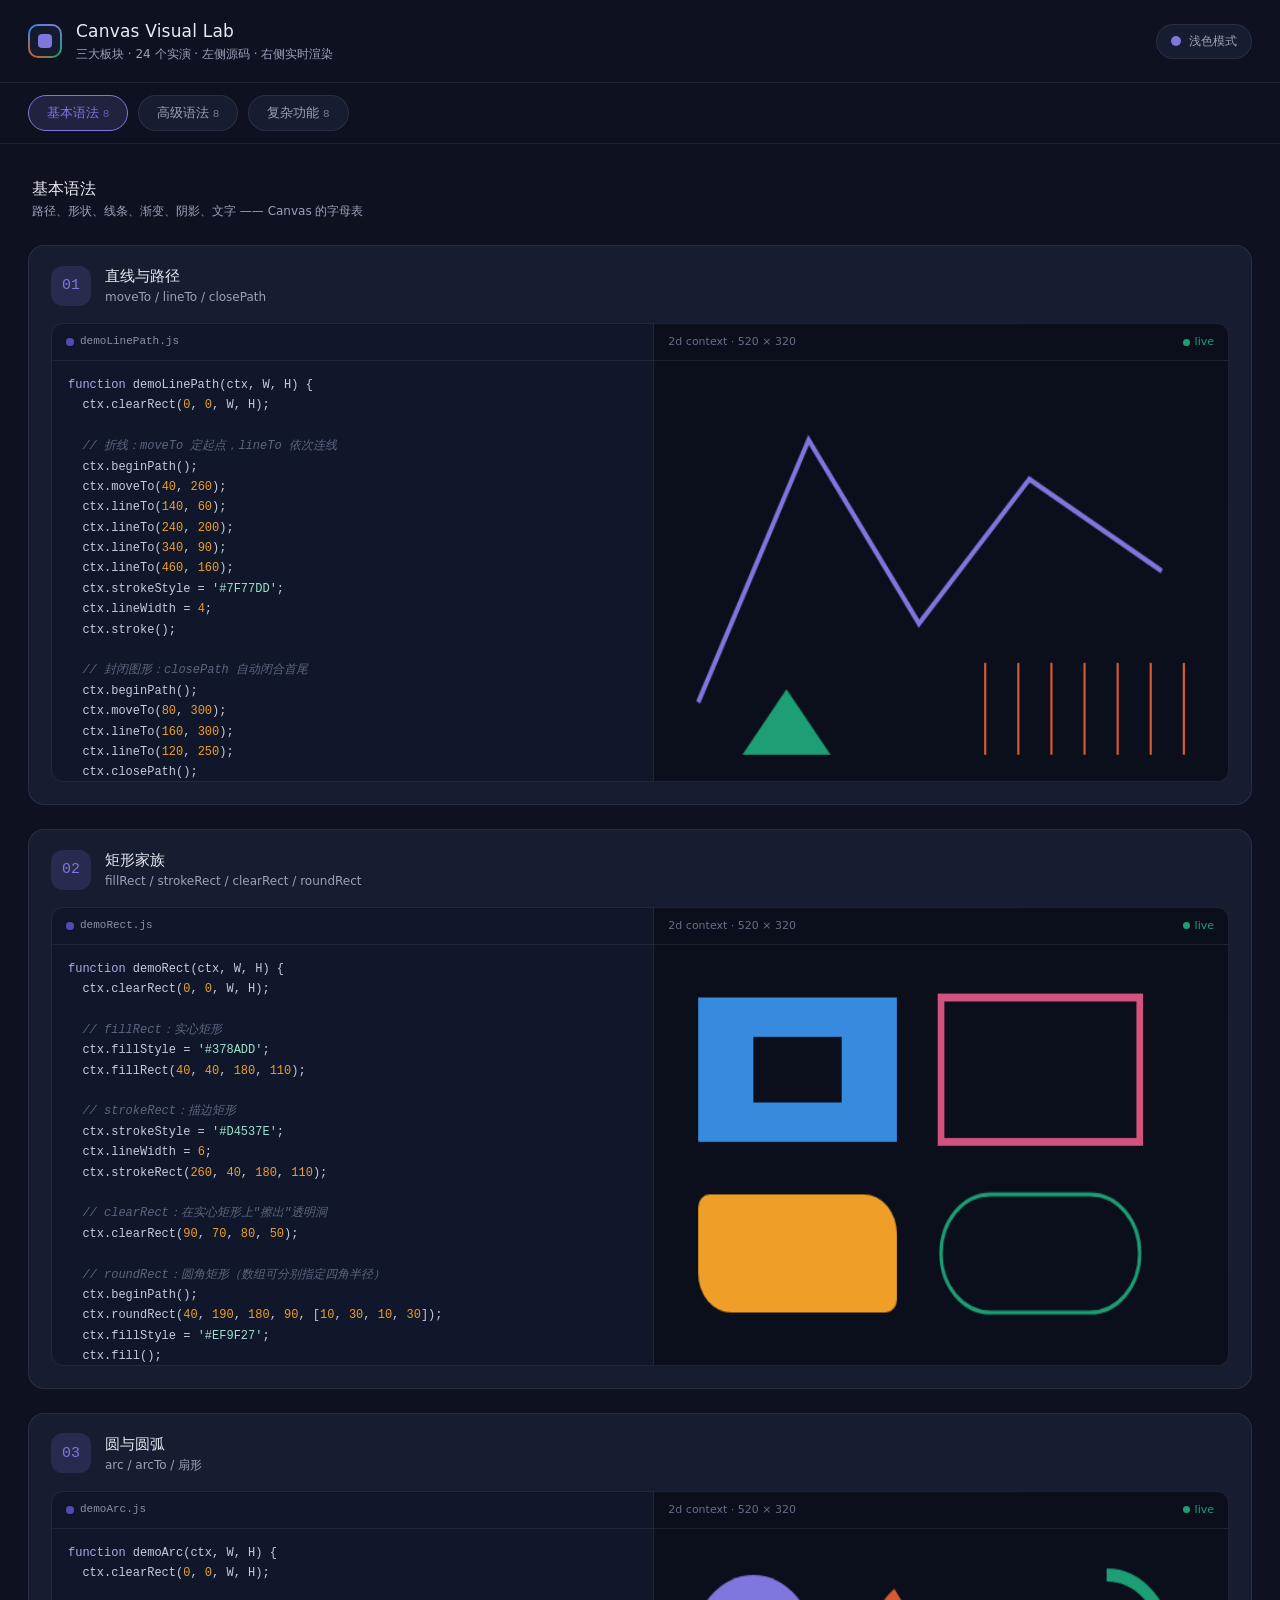
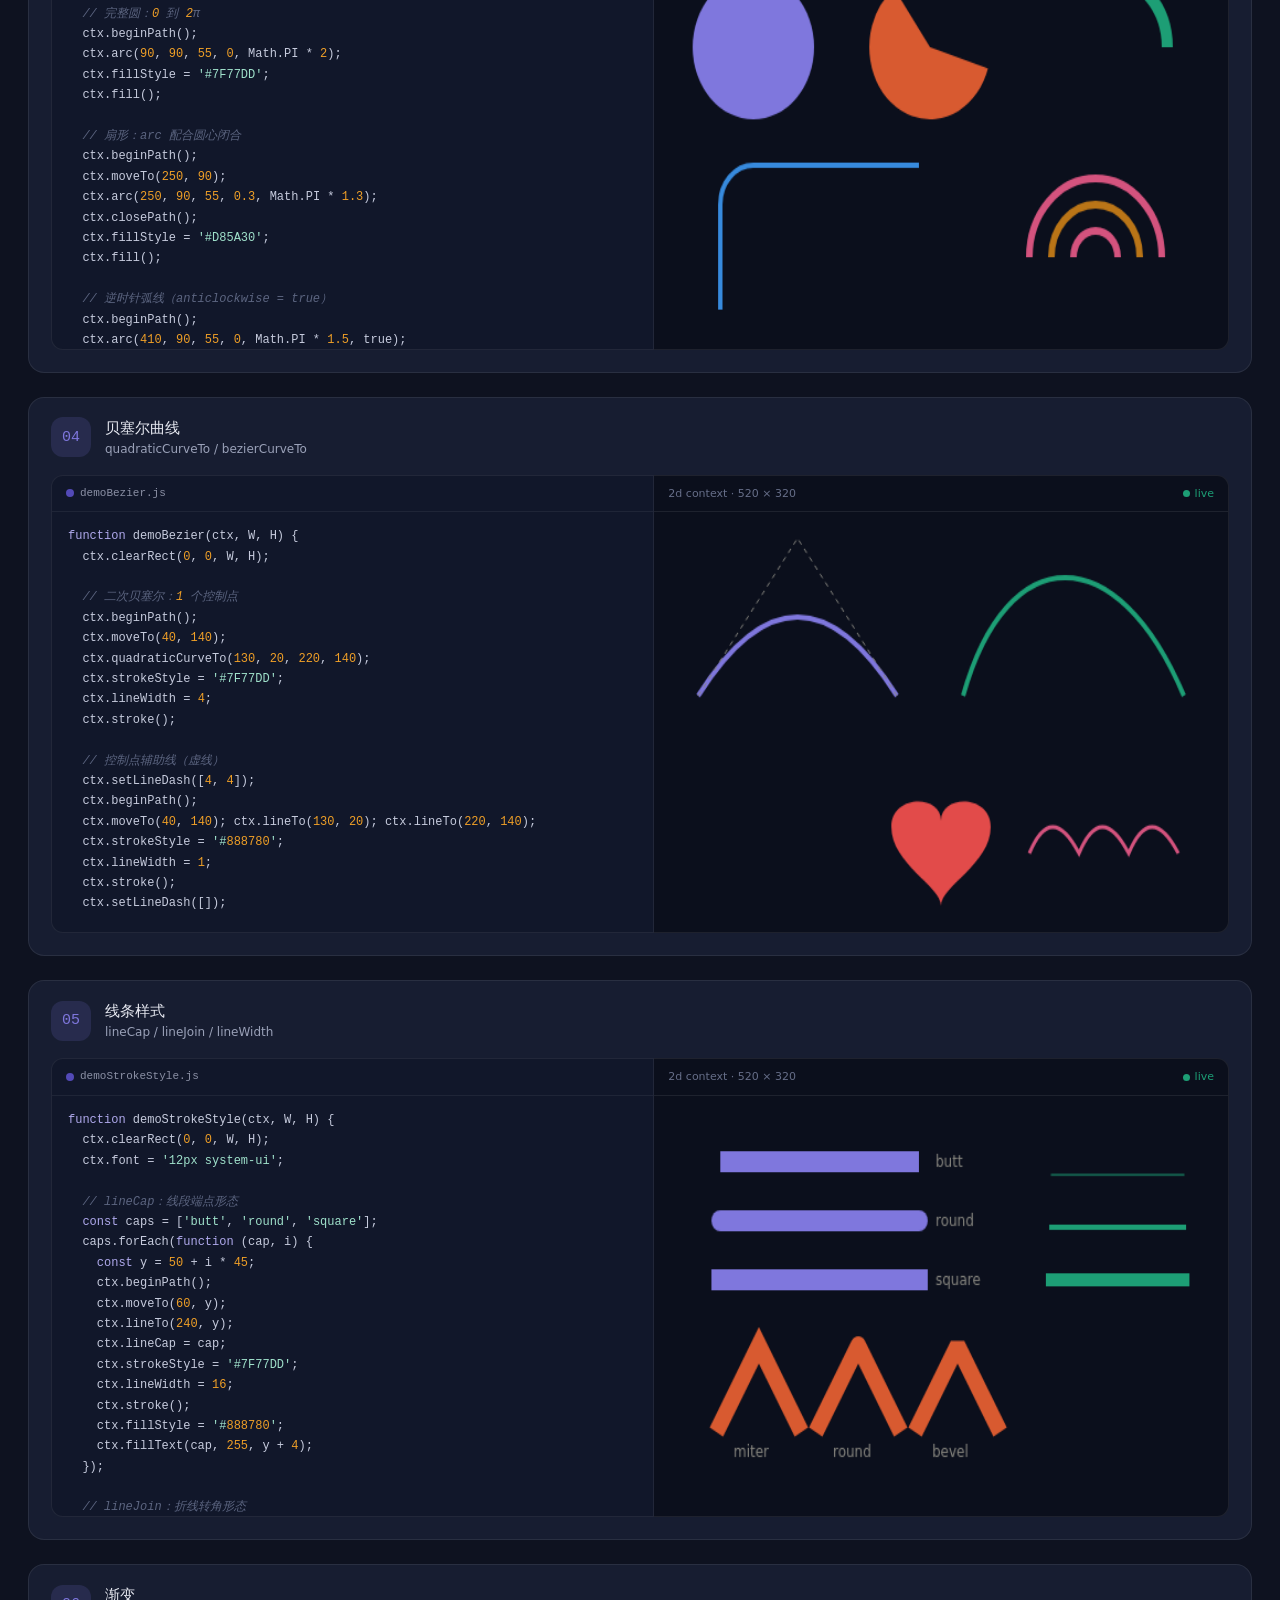
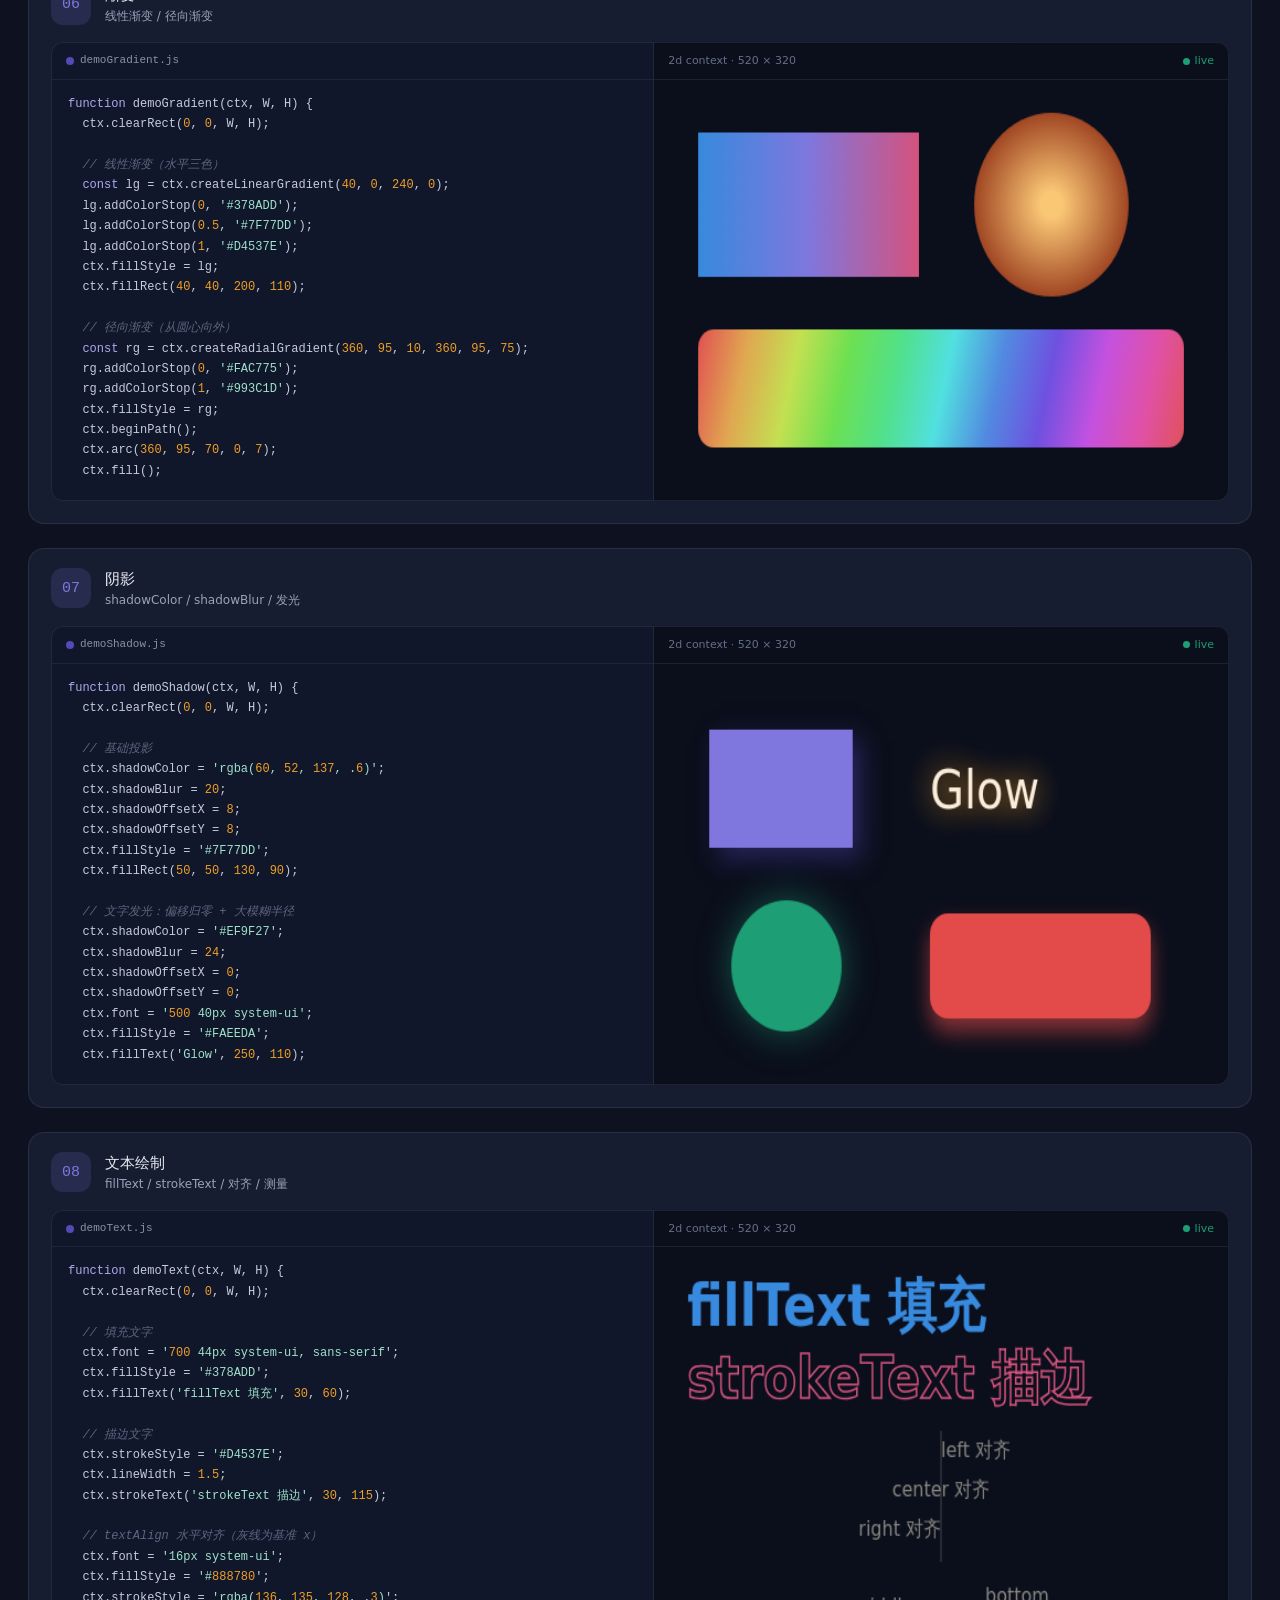
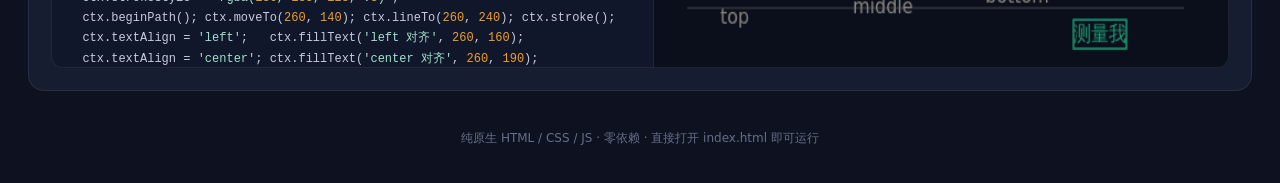
<file: canvas-visual-lab/index.html>
<!DOCTYPE html>
<html lang="zh-CN" data-theme="dark" data-page-node-id="iaQsnn7vbMUqL37XmeE9HY">
<head data-page-node-id="j5rGr2l3O0WllDvIj0b1xD">
<meta charset="UTF-8" data-page-node-id="y9Z5Pirb1MINqXpSmycxOS">
<meta name="viewport" content="width=device-width, initial-scale=1.0" data-page-node-id="xeth7UhqyUnMxg333nmnH6">
<title>Canvas Visual Lab · 三大板块实演</title>
<link rel="stylesheet" href="css/style.css" data-page-node-id="CS9Sk05NXsxcni5UPMZsF2">
</head>
<body data-page-node-id="iWuvSByq1cPOQEwoXRrIKF">

<header class="topbar" data-page-node-id="NxShkNDlwSr6OdZZ3Qqh9L">
  <div class="topbar-inner" data-page-node-id="aZtEzHWhkC9KaZczmCNXbf">
    <div class="brand" data-page-node-id="8mY5ixcYQtqwYH5COd965y">
      <span class="brand-mark" data-page-node-id="Fd5YVaCgRpovXS23YD9RBL"></span>
      <div data-page-node-id="1QZShKUwyXAbwGts8Ik7GD">
        <h1 data-page-node-id="XBKwtSyvyCltJTJyEkHwHw">Canvas Visual Lab</h1>
        <p data-page-node-id="YobB2OF3I1oJPsdvXS0iUw">三大板块 · 24 个实演 · 左侧源码 · 右侧实时渲染</p>
      </div>
    </div>
    <button id="themeToggle" class="theme-btn" type="button" aria-label="切换深浅色主题" data-page-node-id="v1K0o5nGAqWyygde94VXly">
      <span class="theme-dot" data-page-node-id="q0czeDHxmiFVkQmMWj6if1"></span><span id="themeLabel" data-page-node-id="kL94rojpFAvWwwqAZNyXZy">浅色模式</span>
    </button>
  </div>
</header>

<nav class="tabs-bar" data-page-node-id="iMwDxE26iN6vWSasyrwaD7">
  <div id="sectionTabs" class="tabs-inner" data-page-node-id="PytnvuME1OdS93pmwFhey6"></div>
</nav>

<main id="lab" class="lab" data-page-node-id="2czYVzzqatNCAeZQBBPVQp"></main>

<footer class="foot" data-page-node-id="YwCYQ4W2eRI9OMpadqcfPh">
  <p data-page-node-id="adq3BW96rE4OKzecExgPUi">纯原生 HTML / CSS / JS · 零依赖 · 直接打开 index.html 即可运行</p>
</footer>

<script src="js/demos.js"></script>
<script src="js/main.js"></script>
</body>
</html>
</file>
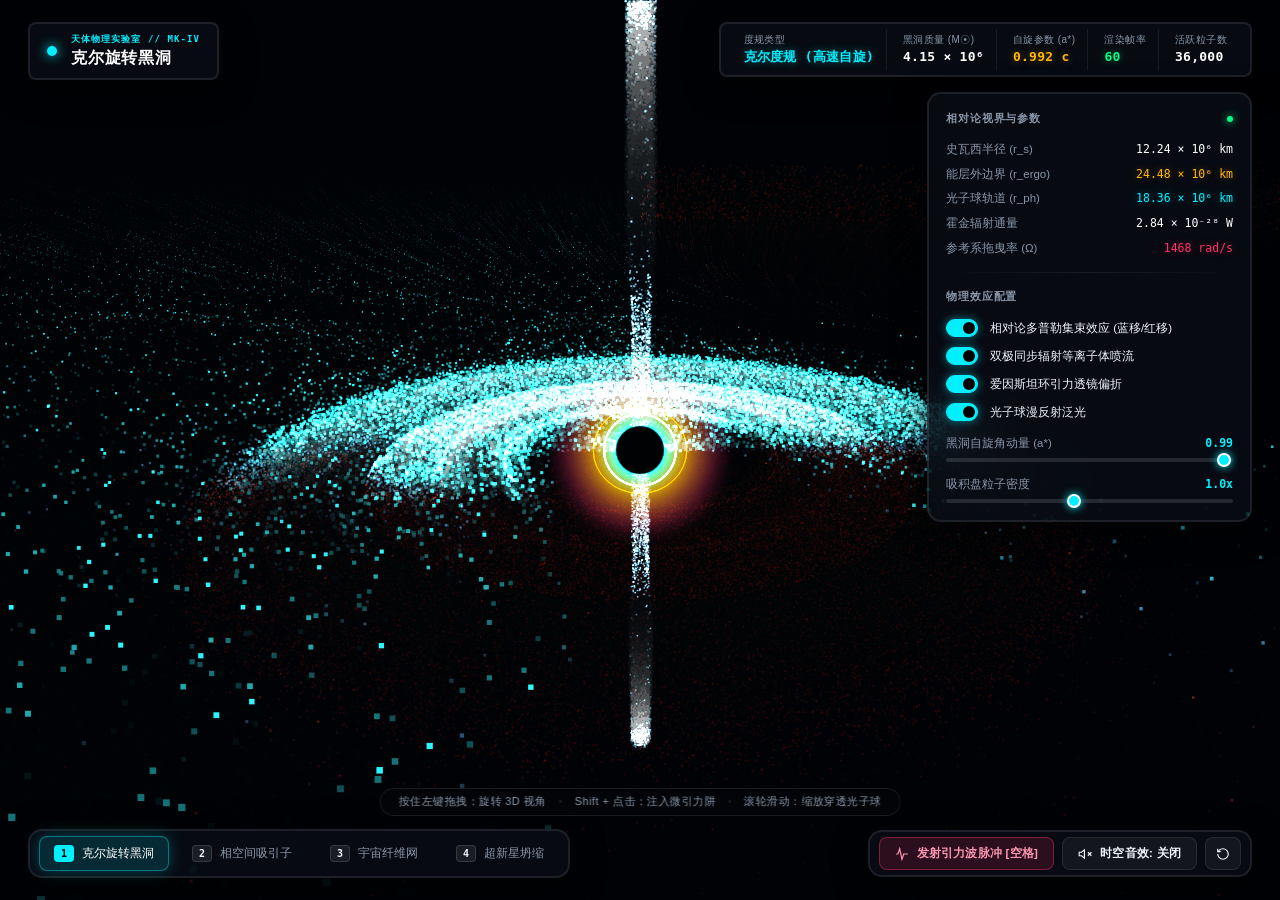
<file: cosmic-singularity/index.html>
<!DOCTYPE html>
<html lang="zh-CN">
<head>
  <meta charset="UTF-8" />
  <meta name="viewport" content="width=device-width, initial-scale=1.0, maximum-scale=1.0, user-scalable=no" />
  <title>克尔黑洞 // 广义相对论引力奇点实验室</title>
  <link rel="stylesheet" href="style.css" />
</head>
<body>
  <!-- 画布容器 -->
  <div id="canvas-container">
    <canvas id="sim-canvas"></canvas>
  </div>

  <!-- 科幻 HUD 界面层 -->
  <div class="hud-layer">
    <!-- 顶部状态栏与度规遥测 -->
    <header class="hud-header">
      <div class="hud-brand">
        <div class="pulse-indicator"></div>
        <div class="brand-text">
          <span class="mono-badge">天体物理实验室 // MK-IV</span>
          <h1>克尔旋转黑洞</h1>
        </div>
      </div>

      <div class="telemetry-deck">
        <div class="telemetry-cell">
          <span class="label">度规类型</span>
          <span class="val accent-cyan" id="metric-readout">克尔度规 (高速自旋)</span>
        </div>
        <div class="telemetry-cell">
          <span class="label">黑洞质量 (M☉)</span>
          <span class="val" id="mass-readout">4.15 × 10⁶</span>
        </div>
        <div class="telemetry-cell">
          <span class="label">自旋参数 (a*)</span>
          <span class="val accent-amber" id="spin-readout">0.992 c</span>
        </div>
        <div class="telemetry-cell">
          <span class="label">渲染帧率</span>
          <span class="val accent-green" id="fps-readout">60</span>
        </div>
        <div class="telemetry-cell">
          <span class="label">活跃粒子数</span>
          <span class="val" id="particle-count">36,000</span>
        </div>
      </div>
    </header>

    <!-- 侧边天体物理参数监控面板 -->
    <aside class="hud-sidebar">
      <div class="glass-panel">
        <div class="panel-header">
          <span class="panel-title">相对论视界与参数</span>
          <span class="status-dot"></span>
        </div>
        <div class="inspector-group">
          <div class="metric-row">
            <span class="m-name">史瓦西半径 (r_s)</span>
            <span class="m-val" id="rs-val">12.24 × 10⁶ km</span>
          </div>
          <div class="metric-row">
            <span class="m-name">能层外边界 (r_ergo)</span>
            <span class="m-val accent-amber" id="ergo-val">24.48 × 10⁶ km</span>
          </div>
          <div class="metric-row">
            <span class="m-name">光子球轨道 (r_ph)</span>
            <span class="m-val accent-cyan" id="rph-val">18.36 × 10⁶ km</span>
          </div>
          <div class="metric-row">
            <span class="m-name">霍金辐射通量</span>
            <span class="m-val" id="hawking-val">2.84 × 10⁻²⁸ W</span>
          </div>
          <div class="metric-row">
            <span class="m-name">参考系拖曳率 (Ω)</span>
            <span class="m-val accent-red" id="frame-drag-val">1,482 rad/s</span>
          </div>
        </div>

        <div class="separator"></div>

        <!-- 物理引擎开关 -->
        <div class="panel-header">
          <span class="panel-title">物理效应配置</span>
        </div>
        <div class="controls-vertical">
          <label class="toggle-control">
            <input type="checkbox" id="toggle-doppler" checked />
            <span class="toggle-slider"></span>
            <span class="toggle-label">相对论多普勒集束效应 (蓝移/红移)</span>
          </label>
          <label class="toggle-control">
            <input type="checkbox" id="toggle-jets" checked />
            <span class="toggle-slider"></span>
            <span class="toggle-label">双极同步辐射等离子体喷流</span>
          </label>
          <label class="toggle-control">
            <input type="checkbox" id="toggle-lensing" checked />
            <span class="toggle-slider"></span>
            <span class="toggle-label">爱因斯坦环引力透镜偏折</span>
          </label>
          <label class="toggle-control">
            <input type="checkbox" id="toggle-bloom" checked />
            <span class="toggle-slider"></span>
            <span class="toggle-label">光子球漫反射泛光</span>
          </label>
        </div>

        <!-- 动态调节滑块 -->
        <div class="slider-group">
          <div class="slider-header">
            <span>黑洞自旋角动量 (a*)</span>
            <span id="slider-spin-val">0.99</span>
          </div>
          <input type="range" id="input-spin" min="0" max="0.998" step="0.005" value="0.99" />
        </div>

        <div class="slider-group">
          <div class="slider-header">
            <span>吸积盘粒子密度</span>
            <span id="slider-density-val">1.0x</span>
          </div>
          <input type="range" id="input-density" min="0.2" max="2.0" step="0.1" value="1.0" />
        </div>
      </div>
    </aside>

    <!-- 底部交互操作坞 -->
    <footer class="hud-dock">
      <!-- 模式切换按键群 -->
      <div class="dock-cluster">
        <button class="mode-btn active" data-mode="kerr">
          <span class="key-badge">1</span>
          <span class="btn-label">克尔旋转黑洞</span>
        </button>
        <button class="mode-btn" data-mode="chaos">
          <span class="key-badge">2</span>
          <span class="btn-label">相空间吸引子</span>
        </button>
        <button class="mode-btn" data-mode="web">
          <span class="key-badge">3</span>
          <span class="btn-label">宇宙纤维网</span>
        </button>
        <button class="mode-btn" data-mode="supernova">
          <span class="key-badge">4</span>
          <span class="btn-label">超新星坍缩</span>
        </button>
      </div>

      <!-- 快捷操作按钮 -->
      <div class="dock-cluster actions">
        <button id="btn-chirp" class="action-btn glow-red" title="激发引力波脉冲 (模拟 LIGO GW150914 啁啾波形)">
          <svg width="14" height="14" viewBox="0 0 24 24" fill="none" stroke="currentColor" stroke-width="2">
            <path d="M2 12h3l3-9 4 18 3-9h7" />
          </svg>
          <span>发射引力波脉冲 [空格]</span>
        </button>

        <button id="btn-audio" class="action-btn" title="开启/关闭程序化生成的时空共振低音">
          <svg id="audio-icon" width="14" height="14" viewBox="0 0 24 24" fill="none" stroke="currentColor" stroke-width="2">
            <polygon points="11 5 6 9 2 9 2 15 6 15 11 19 11 5" />
            <line x1="23" y1="9" x2="17" y2="15" />
            <line x1="17" y1="9" x2="23" y2="15" />
          </svg>
          <span id="audio-label">时空音效: 关闭</span>
        </button>

        <button id="btn-reset" class="action-btn icon-only" title="重置视口与粒子场">
          <svg width="14" height="14" viewBox="0 0 24 24" fill="none" stroke="currentColor" stroke-width="2">
            <path d="M3 12a9 9 0 1 0 9-9 9.75 9.75 0 0 0-6.74 2.74L3 8" />
            <path d="M3 3v5h5" />
          </svg>
        </button>
      </div>
    </footer>

    <!-- 快捷手势与交互提示 -->
    <div class="gesture-hint">
      <span>按住左键拖拽：旋转 3D 视角</span>
      <span class="bullet">•</span>
      <span>Shift + 点击：注入微引力阱</span>
      <span class="bullet">•</span>
      <span>滚轮滑动：缩放穿透光子球</span>
    </div>
  </div>

  <script src="app.js"></script>
</body>
</html>
</file>
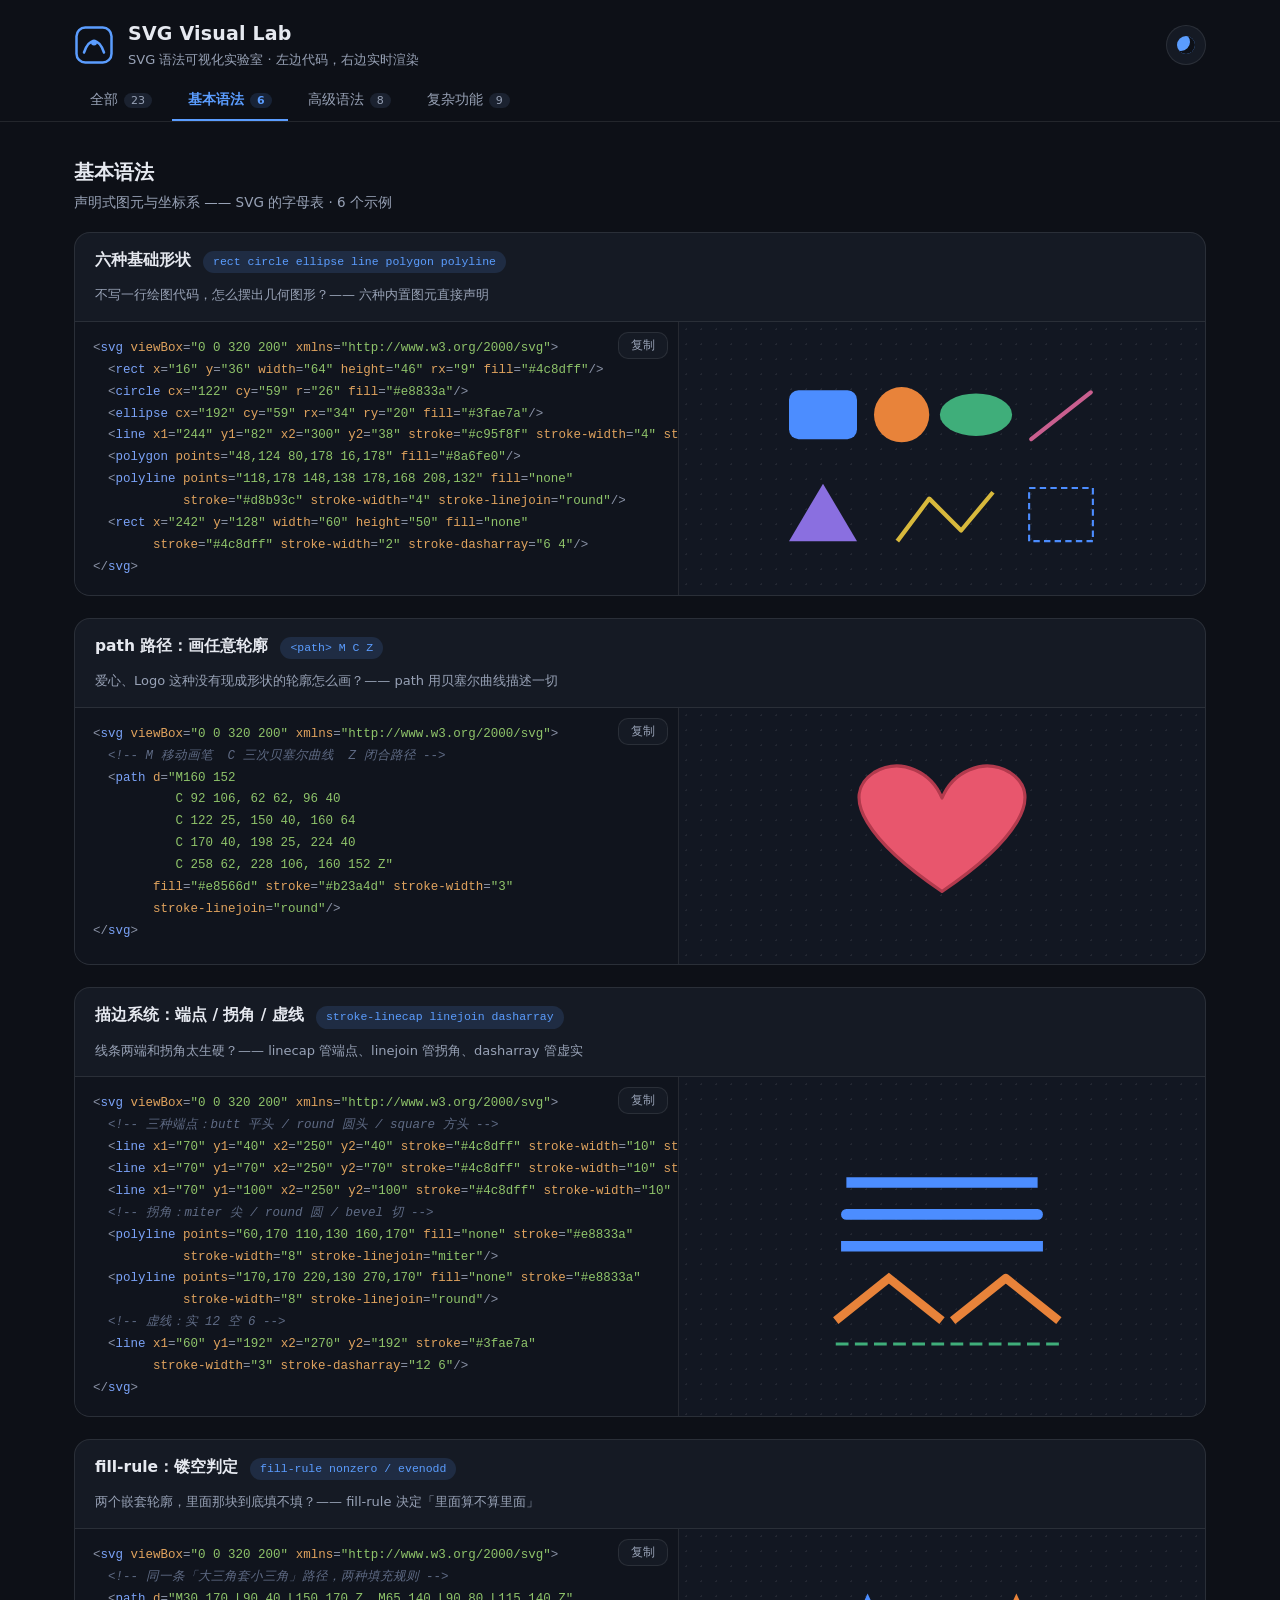
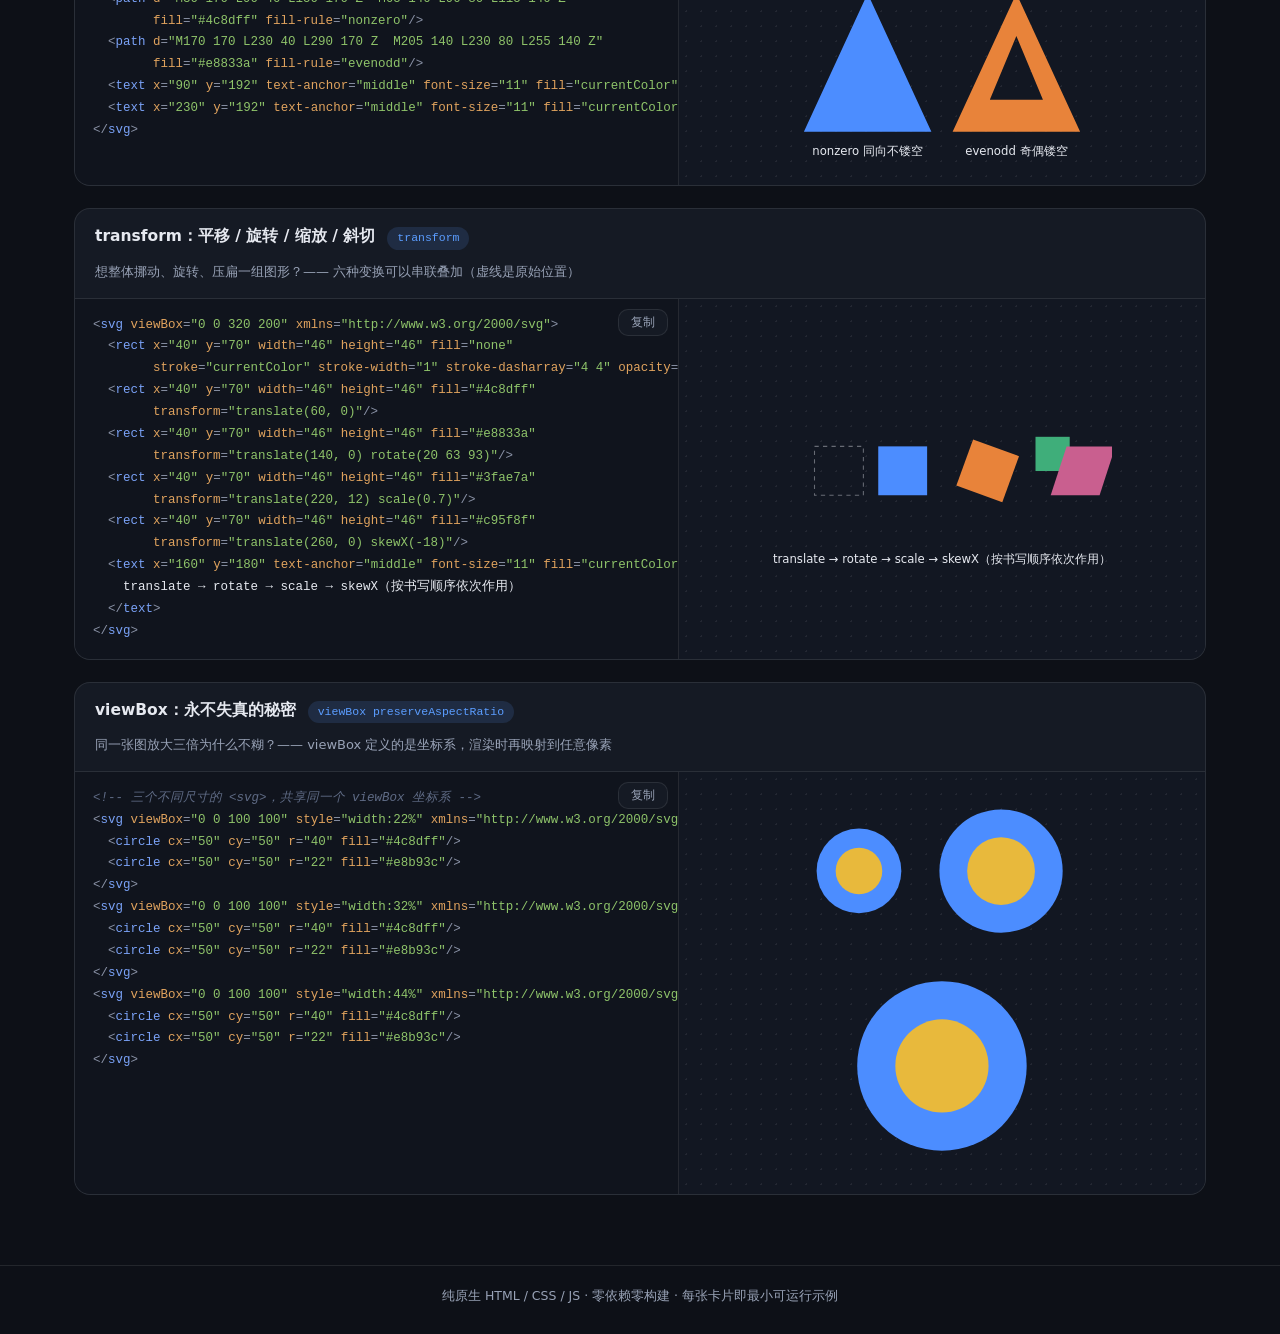
<file: svg-visual-lab/index.html>
<!DOCTYPE html>
<html lang="zh-CN" data-theme="dark" data-page-node-id="sVDTb4wTyET0XD5j0TcsBs">
<head data-page-node-id="QRBKXoGqMuwPlnp3kmu2NN">
  <meta charset="UTF-8" data-page-node-id="Q2k6taN6rz3yQCKs77xm7U">
  <meta name="viewport" content="width=device-width, initial-scale=1.0" data-page-node-id="nGwmeVtpU996cpsqCiWs8m">
  <title>SVG Visual Lab · SVG 语法可视化实验室</title>
  <link rel="stylesheet" href="css/style.css" data-page-node-id="Pqirys0sr0x5OjZg9sOttw">
</head>
<body data-page-node-id="XT5Y0Y61RpF96O99AY6g7B">
  <header class="site-header" data-page-node-id="Dbq1ck7fgBJkWM7MRMZR4G">
    <div class="header-inner" data-page-node-id="MMvSe581vvZhB8FNpc2Jl6">
      <div class="brand" data-page-node-id="DDzxujBWDfJ2RRy2Dn4u4q">
        <svg class="logo" viewBox="0 0 32 32" aria-hidden="true" data-page-node-id="LqU5TjYK3fmVt0Mdmvmryv">
          <rect x="2" y="2" width="28" height="28" rx="7" fill="none" stroke="currentColor" stroke-width="2" data-page-node-id="zJ1h6HEFmphDMfEiSTqNqq"/>
          <path d="M8 22 C 12 10, 20 10, 24 22" fill="none" stroke="currentColor" stroke-width="2" stroke-linecap="round" data-page-node-id="EKkp9L1KB3Q2FkmwCUNjdn"/>
          <circle cx="16" cy="14" r="2.4" fill="currentColor" data-page-node-id="ZEEaAUIYAoWlNXGPfdAOMm"/>
        </svg>
        <div class="brand-text" data-page-node-id="5qG6B7gwHDDZuKtX87Efgh">
          <h1 data-page-node-id="rBBJNuCqCAKIbf44uqLS63">SVG Visual Lab</h1>
          <p data-page-node-id="ZY1xOgqAD7UGOP4pIlsQMo">SVG 语法可视化实验室 · 左边代码，右边实时渲染</p>
        </div>
      </div>
      <button id="themeToggle" class="theme-toggle" type="button" aria-label="切换深浅色主题" data-page-node-id="pIQ1iwyZRTHiTvKdC2hOuh">
        <span class="theme-icon" data-page-node-id="KCyApTqepLjXE57ZVbZyEb"></span>
      </button>
    </div>
    <nav class="tabs" id="tabs" aria-label="知识板块切换" data-page-node-id="7qOfzi8zsqma0XOIhvcDQn"></nav>
  </header>

  <main id="app" data-page-node-id="6ELdoJMLZUwOCn21YEtysM"></main>

  <footer class="site-footer" data-page-node-id="4NkkAblPlEkKcx0dvF4poR">
    <p data-page-node-id="hUS4IhJKhUfxeRt96pkV2H">纯原生 HTML / CSS / JS · 零依赖零构建 · 每张卡片即最小可运行示例</p>
  </footer>

  <script src="js/examples.js"></script>
  <script src="js/app.js"></script>
</body>
</html>
</file>
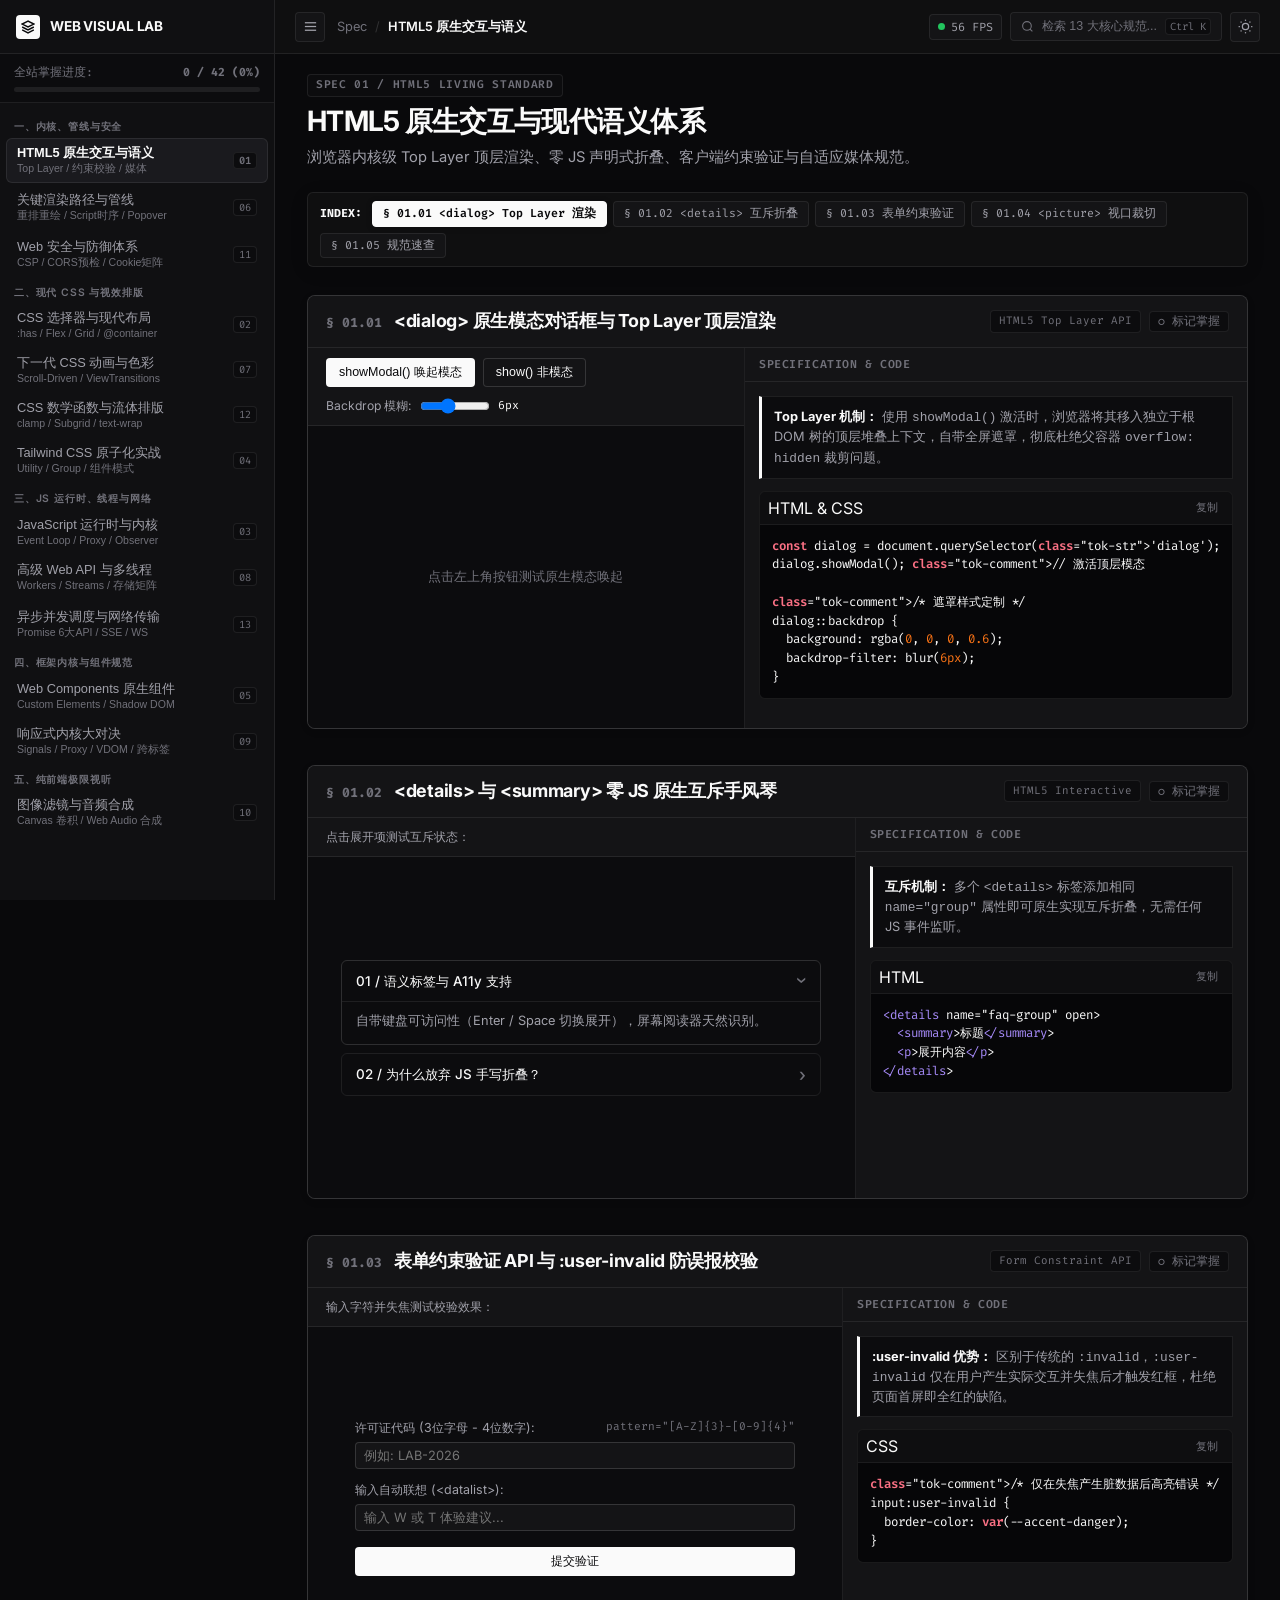
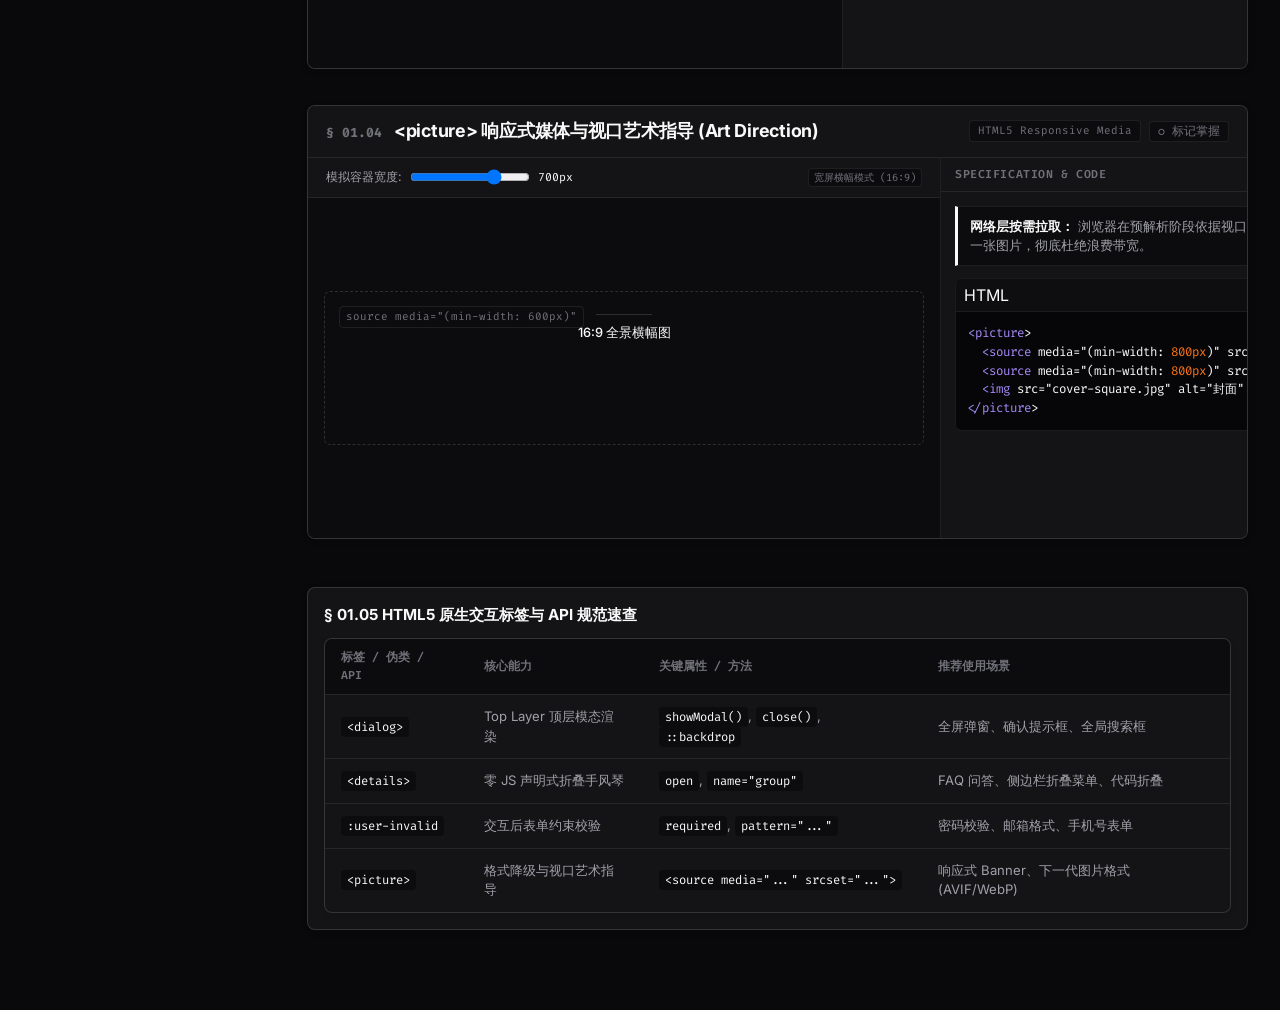
<file: web-tech-visual-lab/index.html>
<!DOCTYPE html>
<html lang="zh-CN" class="dark">
<head>
  <meta charset="UTF-8">
  <meta name="viewport" content="width=device-width, initial-scale=1.0">
  <title>Web Tech Visual Lab · 现代 Web 技术规范工作台</title>
  <link rel="manifest" href="manifest.json">
  <link rel="preconnect" href="https://fonts.googleapis.com">
  <link rel="preconnect" href="https://fonts.gstatic.com" crossorigin>
  <link href="https://fonts.googleapis.com/css2?family=Fira+Code:wght@400;500;600&family=Inter:wght@400;500;600;700&display=swap" rel="stylesheet">
  <link rel="stylesheet" href="assets/css/main.css">
  <link rel="stylesheet" href="modules/01-html-semantics/style.css">
</head>
<body class="app-body">
  <div class="app-layout">
    
    <!-- 侧边栏导航 -->
    <aside class="app-sidebar" id="sidebar">
      <div class="sidebar-header">
        <div class="logo-group">
          <div class="logo-icon">
            <svg width="14" height="14" viewBox="0 0 24 24" fill="none" stroke="currentColor" stroke-width="2.5">
              <polygon points="12 2 2 7 12 12 22 7 12 2"></polygon>
              <polyline points="2 17 12 22 22 17"></polyline>
              <polyline points="2 12 12 17 22 12"></polyline>
            </svg>
          </div>
          <span class="logo-title">WEB VISUAL LAB</span>
        </div>
      </div>

      <!-- 全局复习掌握进度条 -->
      <div class="sidebar-progress-box">
        <div class="progress-header">
          <span>全站掌握进度:</span>
          <strong id="global-progress-text">0 / 40 (0%)</strong>
        </div>
        <div class="progress-track">
          <div class="progress-fill-bar" id="global-progress-fill"></div>
        </div>
      </div>

      <!-- 模块导航列表 (5 大技术体系，13 大核心规范) -->
      <nav class="sidebar-nav">
        
        <div class="nav-section-title">一、内核、管线与安全</div>
        <ul class="nav-list">
          <li>
            <button class="nav-item active" data-module="01-html-semantics">
              <div class="nav-info">
                <span class="nav-label">HTML5 原生交互与语义</span>
                <span class="nav-desc">Top Layer / 约束校验 / 媒体</span>
              </div>
              <span class="badge">01</span>
            </button>
          </li>
          <li>
            <button class="nav-item" data-module="06-browser-pipeline">
              <div class="nav-info">
                <span class="nav-label">关键渲染路径与管线</span>
                <span class="nav-desc">重排重绘 / Script时序 / Popover</span>
              </div>
              <span class="badge">06</span>
            </button>
          </li>
          <li>
            <button class="nav-item" data-module="11-web-security-defense">
              <div class="nav-info">
                <span class="nav-label">Web 安全与防御体系</span>
                <span class="nav-desc">CSP / CORS预检 / Cookie矩阵</span>
              </div>
              <span class="badge">11</span>
            </button>
          </li>
        </ul>

        <div class="nav-section-title">二、现代 CSS 与视效排版</div>
        <ul class="nav-list">
          <li>
            <button class="nav-item" data-module="02-css-selectors">
              <div class="nav-info">
                <span class="nav-label">CSS 选择器与现代布局</span>
                <span class="nav-desc">:has / Flex / Grid / @container</span>
              </div>
              <span class="badge">02</span>
            </button>
          </li>
          <li>
            <button class="nav-item" data-module="07-css-next-animations">
              <div class="nav-info">
                <span class="nav-label">下一代 CSS 动画与色彩</span>
                <span class="nav-desc">Scroll-Driven / ViewTransitions</span>
              </div>
              <span class="badge">07</span>
            </button>
          </li>
          <li>
            <button class="nav-item" data-module="12-css-math-typography">
              <div class="nav-info">
                <span class="nav-label">CSS 数学函数与流体排版</span>
                <span class="nav-desc">clamp / Subgrid / text-wrap</span>
              </div>
              <span class="badge">12</span>
            </button>
          </li>
          <li>
            <button class="nav-item" data-module="04-tailwind-recipes">
              <div class="nav-info">
                <span class="nav-label">Tailwind CSS 原子化实战</span>
                <span class="nav-desc">Utility / Group / 组件模式</span>
              </div>
              <span class="badge">04</span>
            </button>
          </li>
        </ul>

        <div class="nav-section-title">三、JS 运行时、线程与网络</div>
        <ul class="nav-list">
          <li>
            <button class="nav-item" data-module="03-js-runtime">
              <div class="nav-info">
                <span class="nav-label">JavaScript 运行时与内核</span>
                <span class="nav-desc">Event Loop / Proxy / Observer</span>
              </div>
              <span class="badge">03</span>
            </button>
          </li>
          <li>
            <button class="nav-item" data-module="08-advanced-web-apis">
              <div class="nav-info">
                <span class="nav-label">高级 Web API 与多线程</span>
                <span class="nav-desc">Workers / Streams / 存储矩阵</span>
              </div>
              <span class="badge">08</span>
            </button>
          </li>
          <li>
            <button class="nav-item" data-module="13-async-concurrency-net">
              <div class="nav-info">
                <span class="nav-label">异步并发调度与网络传输</span>
                <span class="nav-desc">Promise 6大API / SSE / WS</span>
              </div>
              <span class="badge">13</span>
            </button>
          </li>
        </ul>

        <div class="nav-section-title">四、框架内核与组件规范</div>
        <ul class="nav-list">
          <li>
            <button class="nav-item" data-module="05-native-components">
              <div class="nav-info">
                <span class="nav-label">Web Components 原生组件</span>
                <span class="nav-desc">Custom Elements / Shadow DOM</span>
              </div>
              <span class="badge">05</span>
            </button>
          </li>
          <li>
            <button class="nav-item" data-module="09-framework-paradigms">
              <div class="nav-info">
                <span class="nav-label">响应式内核大对决</span>
                <span class="nav-desc">Signals / Proxy / VDOM / 跨标签</span>
              </div>
              <span class="badge">09</span>
            </button>
          </li>
        </ul>

        <div class="nav-section-title">五、纯前端极限视听</div>
        <ul class="nav-list">
          <li>
            <button class="nav-item" data-module="10-web-graphics-audio">
              <div class="nav-info">
                <span class="nav-label">图像滤镜与音频合成</span>
                <span class="nav-desc">Canvas 卷积 / Web Audio 合成</span>
              </div>
              <span class="badge">10</span>
            </button>
          </li>
        </ul>

      </nav>
    </aside>

    <!-- 主视口区域 -->
    <div class="app-main-wrapper">
      
      <!-- 顶栏导航 -->
      <header class="app-header">
        <div class="header-left">
          <button class="sidebar-toggle-btn" id="menu-toggle" aria-label="切换侧边栏" title="展开/收起侧边栏">
            <svg width="15" height="15" viewBox="0 0 24 24" fill="none" stroke="currentColor" stroke-width="2">
              <line x1="3" y1="12" x2="21" y2="12"></line>
              <line x1="3" y1="6" x2="21" y2="6"></line>
              <line x1="3" y1="18" x2="21" y2="18"></line>
            </svg>
          </button>
          
          <div class="breadcrumb" id="breadcrumb">
            <span class="breadcrumb-root">Spec</span>
            <span class="breadcrumb-separator">/</span>
            <span class="breadcrumb-current" id="current-module-title">HTML5 原生交互与语义</span>
          </div>
        </div>

        <div class="header-actions">
          <!-- DevTools HUD 触发器 -->
          <button class="hud-trigger-btn" id="hud-trigger-btn" title="打开性能与特异性雷达">
            <span class="fps-dot" id="hud-fps-dot"></span>
            <span id="hud-fps-val">60 FPS</span>
          </button>

          <button class="search-trigger" id="search-trigger" aria-label="搜索技术特性">
            <svg width="13" height="13" viewBox="0 0 24 24" fill="none" stroke="currentColor" stroke-width="2">
              <circle cx="11" cy="11" r="8"></circle>
              <line x1="21" y1="21" x2="16.65" y2="16.65"></line>
            </svg>
            <span class="search-placeholder">检索 13 大核心规范...</span>
            <kbd class="kbd-shortcut">Ctrl K</kbd>
          </button>

          <button class="icon-btn theme-toggle" id="theme-toggle" title="切换深色/浅色模式" aria-label="切换主题">
            <svg class="sun-icon" width="15" height="15" viewBox="0 0 24 24" fill="none" stroke="currentColor" stroke-width="2">
              <circle cx="12" cy="12" r="5"></circle>
              <line x1="12" y1="1" x2="12" y2="3"></line>
              <line x1="12" y1="21" x2="12" y2="23"></line>
              <line x1="4.22" y1="4.22" x2="5.64" y2="5.64"></line>
              <line x1="18.36" y1="18.36" x2="19.78" y2="19.78"></line>
              <line x1="1" y1="12" x2="3" y2="12"></line>
              <line x1="21" y1="12" x2="23" y2="12"></line>
              <line x1="4.22" y1="19.78" x2="5.64" y2="18.36"></line>
              <line x1="18.36" y1="5.64" x2="19.78" y2="4.22"></line>
            </svg>
            <svg class="moon-icon" width="15" height="15" viewBox="0 0 24 24" fill="none" stroke="currentColor" stroke-width="2">
              <path d="M21 12.79A9 9 0 1 1 11.21 3 7 7 0 0 0 21 12.79z"></path>
            </svg>
          </button>
        </div>
      </header>

      <!-- 主模块内容视口（首屏直接内联加载流式章节） -->
      <main class="app-content" id="app-viewport">
        <div class="module-container">
          
          <header class="module-doc-header">
            <div class="doc-tag-row">
              <span class="doc-spec-badge">SPEC 01 / HTML5 LIVING STANDARD</span>
            </div>
            <h1 class="doc-title">HTML5 原生交互与现代语义体系</h1>
            <p class="doc-lead">
              浏览器内核级 Top Layer 顶层渲染、零 JS 声明式折叠、客户端约束验证与自适应媒体规范。
            </p>
          </header>

          <div class="doc-toc-bar">
            <span class="toc-label">INDEX:</span>
            <a href="#sec-01-dialog" class="toc-pill">§ 01.01 &lt;dialog&gt; Top Layer 渲染</a>
            <a href="#sec-01-details" class="toc-pill">§ 01.02 &lt;details&gt; 互斥折叠</a>
            <a href="#sec-01-validation" class="toc-pill">§ 01.03 表单约束验证</a>
            <a href="#sec-01-picture" class="toc-pill">§ 01.04 &lt;picture&gt; 视口裁切</a>
            <a href="#sec-01-cheatsheet" class="toc-pill">§ 01.05 规范速查</a>
          </div>

          <div class="spec-stream">

            <!-- Section 1: Dialog -->
            <section class="spec-section" id="sec-01-dialog">
              <div class="spec-section-header">
                <div class="spec-section-title-wrap">
                  <span class="spec-number">§ 01.01</span>
                  <h2 class="spec-title">&lt;dialog&gt; 原生模态对话框与 Top Layer 顶层渲染</h2>
                </div>
                <span class="spec-meta-tag">HTML5 Top Layer API</span>
              </div>

              <div class="spec-workbench-split">
                <div class="spec-canvas-col">
                  <div class="spec-controls-bar">
                    <div class="control-group">
                      <button class="btn-interactive" id="btn-open-modal">showModal() 唤起模态</button>
                      <button class="btn-interactive btn-secondary" id="btn-open-nonmodal">show() 非模态</button>
                    </div>
                    <div class="control-group">
                      <label for="backdrop-blur-slider" style="color: var(--text-secondary); font-size: 0.76rem;">Backdrop 模糊:</label>
                      <input type="range" id="backdrop-blur-slider" min="0" max="16" value="6" style="width: 70px;">
                      <span id="blur-val-display" style="font-family: var(--font-mono); font-size: 0.72rem;">6px</span>
                    </div>
                  </div>

                  <div class="spec-interactive-stage dialog-sandbox-bg">
                    <span style="font-size: 0.8rem; color: var(--text-muted);">点击左上角按钮测试原生模态唤起</span>

                    <dialog class="demo-native-dialog" id="demo-dialog">
                      <div class="dialog-inner">
                        <h3>原生 &lt;dialog&gt; 模态框</h3>
                        <p>当前元素处于浏览器内核 Top Layer 顶层（高于任意 z-index）。支持按 <kbd class="kbd-shortcut">ESC</kbd> 退出或按 <kbd class="kbd-shortcut">TAB</kbd> 测试焦点锁定。</p>
                        <div class="dialog-actions">
                          <button class="btn-interactive btn-secondary" id="btn-dialog-cancel">取消</button>
                          <button class="btn-interactive" id="btn-dialog-confirm">确定</button>
                        </div>
                      </div>
                    </dialog>
                  </div>
                </div>

                <div class="spec-inspector-col">
                  <div class="inspector-header">
                    <span>SPECIFICATION & CODE</span>
                  </div>
                  <div class="inspector-body">
                    <div class="spec-notes-box">
                      <strong>Top Layer 机制：</strong>
                      使用 <code>showModal()</code> 激活时，浏览器将其移入独立于根 DOM 树的顶层堆叠上下文，自带全屏遮罩，彻底杜绝父容器 <code>overflow: hidden</code> 裁剪问题。
                    </div>

                    <div class="code-preview-pane">
                      <div class="code-header">
                        <span class="code-lang">HTML & CSS</span>
                        <button class="copy-btn">复制</button>
                      </div>
                      <pre class="code-content" id="dialog-code-snippet"><code>const dialog = document.querySelector('dialog');
dialog.showModal(); // 激活顶层模态

/* 遮罩样式定制 */
dialog::backdrop {
  background: rgba(0, 0, 0, 0.6);
  backdrop-filter: blur(6px);
}</code></pre>
                    </div>
                  </div>
                </div>
              </div>
            </section>

            <!-- Section 2: Details & Summary -->
            <section class="spec-section" id="sec-01-details">
              <div class="spec-section-header">
                <div class="spec-section-title-wrap">
                  <span class="spec-number">§ 01.02</span>
                  <h2 class="spec-title">&lt;details&gt; 与 &lt;summary&gt; 零 JS 原生互斥手风琴</h2>
                </div>
                <span class="spec-meta-tag">HTML5 Interactive</span>
              </div>

              <div class="spec-workbench-split">
                <div class="spec-canvas-col">
                  <div class="spec-controls-bar">
                    <span style="font-size: 0.78rem; color: var(--text-secondary);">点击展开项测试互斥状态：</span>
                  </div>

                  <div class="spec-interactive-stage details-preview-box">
                    <div class="accordion-group" style="width: 100%; max-width: 480px;">
                      <details class="custom-details" name="faq-group" open>
                        <summary class="custom-summary">
                          <span>01 / 语义标签与 A11y 支持</span>
                          <span class="accordion-arrow">›</span>
                        </summary>
                        <div class="details-content">
                          自带键盘可访问性（Enter / Space 切换展开），屏幕阅读器天然识别。
                        </div>
                      </details>

                      <details class="custom-details" name="faq-group">
                        <summary class="custom-summary">
                          <span>02 / 为什么放弃 JS 手写折叠？</span>
                          <span class="accordion-arrow">›</span>
                        </summary>
                        <div class="details-content">
                          0 运行时代价，完全由浏览器内核驱动渲染，无布局抖动。
                        </div>
                      </details>
                    </div>
                  </div>
                </div>

                <div class="spec-inspector-col">
                  <div class="inspector-header">
                    <span>SPECIFICATION & CODE</span>
                  </div>
                  <div class="inspector-body">
                    <div class="spec-notes-box">
                      <strong>互斥机制：</strong>
                      多个 <code>&lt;details&gt;</code> 标签添加相同 <code>name="group"</code> 属性即可原生实现互斥折叠，无需任何 JS 事件监听。
                    </div>

                    <div class="code-preview-pane">
                      <div class="code-header">
                        <span class="code-lang">HTML</span>
                        <button class="copy-btn">复制</button>
                      </div>
                      <pre class="code-content"><code>&lt;details name="faq-group" open&gt;
  &lt;summary&gt;标题&lt;/summary&gt;
  &lt;p&gt;展开内容&lt;/p&gt;
&lt;/details&gt;</code></pre>
                    </div>
                  </div>
                </div>
              </div>
            </section>

            <!-- Section 3: Form Validation -->
            <section class="spec-section" id="sec-01-validation">
              <div class="spec-section-header">
                <div class="spec-section-title-wrap">
                  <span class="spec-number">§ 01.03</span>
                  <h2 class="spec-title">表单约束验证 API 与 :user-invalid 防误报校验</h2>
                </div>
                <span class="spec-meta-tag">Form Constraint API</span>
              </div>

              <div class="spec-workbench-split">
                <div class="spec-canvas-col">
                  <div class="spec-controls-bar">
                    <span style="font-size: 0.78rem; color: var(--text-secondary);">输入字符并失焦测试校验效果：</span>
                  </div>

                  <div class="spec-interactive-stage form-preview-box">
                    <form class="demo-form" id="demo-validation-form" onsubmit="event.preventDefault(); window.LabCore.showToast('表单验证通过');" style="width: 100%; max-width: 440px;">
                      <div class="form-group">
                        <label for="input-license">
                          <span>许可证代码 (3位字母 - 4位数字):</span>
                          <span class="form-hint">pattern="[A-Z]{3}-[0-9]{4}"</span>
                        </label>
                        <input type="text" id="input-license" required pattern="[A-Z]{3}-[0-9]{4}" placeholder="例如: LAB-2026" class="custom-input">
                      </div>

                      <div class="form-group">
                        <label for="input-framework">
                          <span>输入自动联想 (&lt;datalist&gt;):</span>
                        </label>
                        <input type="text" id="input-framework" list="tech-options" placeholder="输入 W 或 T 体验建议..." class="custom-input">
                        <datalist id="tech-options">
                          <option value="Web Components"></option>
                          <option value="Tailwind CSS"></option>
                          <option value="Progressive Web App"></option>
                        </datalist>
                      </div>

                      <button type="submit" class="btn-interactive" style="width: 100%; justify-content: center; margin-top: 4px;">提交验证</button>
                    </form>
                  </div>
                </div>

                <div class="spec-inspector-col">
                  <div class="inspector-header">
                    <span>SPECIFICATION & CODE</span>
                  </div>
                  <div class="inspector-body">
                    <div class="spec-notes-box">
                      <strong>:user-invalid 优势：</strong>
                      区别于传统的 <code>:invalid</code>，<code>:user-invalid</code> 仅在用户产生实际交互并失焦后才触发红框，杜绝页面首屏即全红的缺陷。
                    </div>

                    <div class="code-preview-pane">
                      <div class="code-header">
                        <span class="code-lang">CSS</span>
                        <button class="copy-btn">复制</button>
                      </div>
                      <pre class="code-content"><code>/* 仅在失焦产生脏数据后高亮错误 */
input:user-invalid {
  border-color: var(--accent-danger);
}</code></pre>
                    </div>
                  </div>
                </div>
              </div>
            </section>

            <!-- Section 4: Picture -->
            <section class="spec-section" id="sec-01-picture">
              <div class="spec-section-header">
                <div class="spec-section-title-wrap">
                  <span class="spec-number">§ 01.04</span>
                  <h2 class="spec-title">&lt;picture&gt; 响应式媒体与视口艺术指导 (Art Direction)</h2>
                </div>
                <span class="spec-meta-tag">HTML5 Responsive Media</span>
              </div>

              <div class="spec-workbench-split">
                <div class="spec-canvas-col">
                  <div class="spec-controls-bar">
                    <div class="control-group">
                      <label for="picture-resizer" style="color: var(--text-secondary); font-size: 0.78rem;">模拟容器宽度:</label>
                      <input type="range" id="picture-resizer" min="300" max="850" value="700" style="width: 120px;">
                      <span id="picture-width-val" style="font-family: var(--font-mono); font-size: 0.72rem;">700px</span>
                    </div>
                    <span class="badge" id="current-picture-mode">宽屏横幅模式 (16:9)</span>
                  </div>

                  <div class="spec-interactive-stage picture-preview-canvas">
                    <div class="dynamic-viewport-box" id="dynamic-viewport-box" style="width: 600px;">
                      <div class="mock-picture-frame">
                        <div class="mock-art-direction wide-view">
                          <span class="art-badge">source media="(min-width: 600px)"</span>
                          <div class="art-content-wide">
                            <div class="horizon-line"></div>
                            <span class="view-tag">16:9 全景横幅图</span>
                          </div>
                        </div>
                        <div class="mock-art-direction mobile-view">
                          <span class="art-badge">img (默认窄屏)</span>
                          <div class="art-content-mobile">
                            <span class="view-tag">1:1 正方形主体特写</span>
                          </div>
                        </div>
                      </div>
                    </div>
                  </div>
                </div>

                <div class="spec-inspector-col">
                  <div class="inspector-header">
                    <span>SPECIFICATION & CODE</span>
                  </div>
                  <div class="inspector-body">
                    <div class="spec-notes-box">
                      <strong>网络层按需拉取：</strong>
                      浏览器在预解析阶段依据视口条件与 AVIF / WebP 格式支持只下载匹配的一张图片，彻底杜绝浪费带宽。
                    </div>

                    <div class="code-preview-pane">
                      <div class="code-header">
                        <span class="code-lang">HTML</span>
                        <button class="copy-btn">复制</button>
                      </div>
                      <pre class="code-content"><code>&lt;picture&gt;
  &lt;source media="(min-width: 800px)" srcset="banner.avif" type="image/avif"&gt;
  &lt;source media="(min-width: 800px)" srcset="banner.jpg"&gt;
  &lt;img src="cover-square.jpg" alt="封面" loading="lazy"&gt;
&lt;/picture&gt;</code></pre>
                    </div>
                  </div>
                </div>
              </div>
            </section>

            <!-- Section 5: Cheatsheet Table -->
            <section class="spec-reference-section" id="sec-01-cheatsheet">
              <h3 class="spec-ref-title">§ 01.05 HTML5 原生交互标签与 API 规范速查</h3>
              <div class="cheatsheet-table-wrap">
                <table class="cheatsheet-table">
                  <thead>
                    <tr>
                      <th>标签 / 伪类 / API</th>
                      <th>核心能力</th>
                      <th>关键属性 / 方法</th>
                      <th>推荐使用场景</th>
                    </tr>
                  </thead>
                  <tbody>
                    <tr>
                      <td><code>&lt;dialog&gt;</code></td>
                      <td>Top Layer 顶层模态渲染</td>
                      <td><code>showModal()</code>, <code>close()</code>, <code>::backdrop</code></td>
                      <td>全屏弹窗、确认提示框、全局搜索框</td>
                    </tr>
                    <tr>
                      <td><code>&lt;details&gt;</code></td>
                      <td>零 JS 声明式折叠手风琴</td>
                      <td><code>open</code>, <code>name="group"</code></td>
                      <td>FAQ 问答、侧边栏折叠菜单、代码折叠</td>
                    </tr>
                    <tr>
                      <td><code>:user-invalid</code></td>
                      <td>交互后表单约束校验</td>
                      <td><code>required</code>, <code>pattern="..."</code></td>
                      <td>密码校验、邮箱格式、手机号表单</td>
                    </tr>
                    <tr>
                      <td><code>&lt;picture&gt;</code></td>
                      <td>格式降级与视口艺术指导</td>
                      <td><code>&lt;source media="..." srcset="..."&gt;</code></td>
                      <td>响应式 Banner、下一代图片格式 (AVIF/WebP)</td>
                    </tr>
                  </tbody>
                </table>
              </div>
            </section>

          </div>
        </div>
      </main>

    </div>
  </div>

  <!-- DevTools HUD 浮动抽屉 -->
  <div class="devtools-hud-drawer" id="devtools-hud-drawer">
    <div class="hud-header">
      <span>DEVTOOLS RADAR HUD</span>
      <button class="hud-close-btn" id="hud-close-btn" aria-label="关闭">✕</button>
    </div>
    <div class="hud-body">
      <div class="hud-metric-row">
        <span>实时渲染帧率:</span>
        <strong id="hud-fps-text" style="color: var(--accent-success);">60 FPS</strong>
      </div>
      <div class="hud-metric-row">
        <span>当前页面 DOM 节点数:</span>
        <strong id="hud-dom-count">0</strong>
      </div>
      <div class="hud-spec-calc-wrap">
        <span style="font-size: 0.72rem; color: var(--text-muted);">CSS Specificity (特异性) 计算器:</span>
        <input type="text" id="hud-spec-input" placeholder="输入选择器，如 .card:has(#chk) ..." class="custom-input">
        <div class="hud-spec-score-display" id="hud-spec-score">Specificity: (0, 0, 0)</div>
      </div>
    </div>
  </div>

  <!-- 全局搜索弹窗 (Ctrl + K) -->
  <div class="search-modal-backdrop" id="search-modal">
    <div class="search-modal-card">
      <div class="search-input-wrapper">
        <svg width="15" height="15" viewBox="0 0 24 24" fill="none" stroke="currentColor" stroke-width="2">
          <circle cx="11" cy="11" r="8"></circle>
          <line x1="21" y1="21" x2="16.65" y2="16.65"></line>
        </svg>
        <input type="text" id="global-search-input" placeholder="检索 13 大核心规范..." autocomplete="off">
        <kbd class="kbd-shortcut">ESC</kbd>
      </div>
      <div class="search-results-list" id="search-results"></div>
    </div>
  </div>

  <div class="toast-container" id="toast-container"></div>

  <script src="modules/01-html-semantics/script.js"></script>
  <script src="assets/js/core.js"></script>
</body>
</html>
</file>
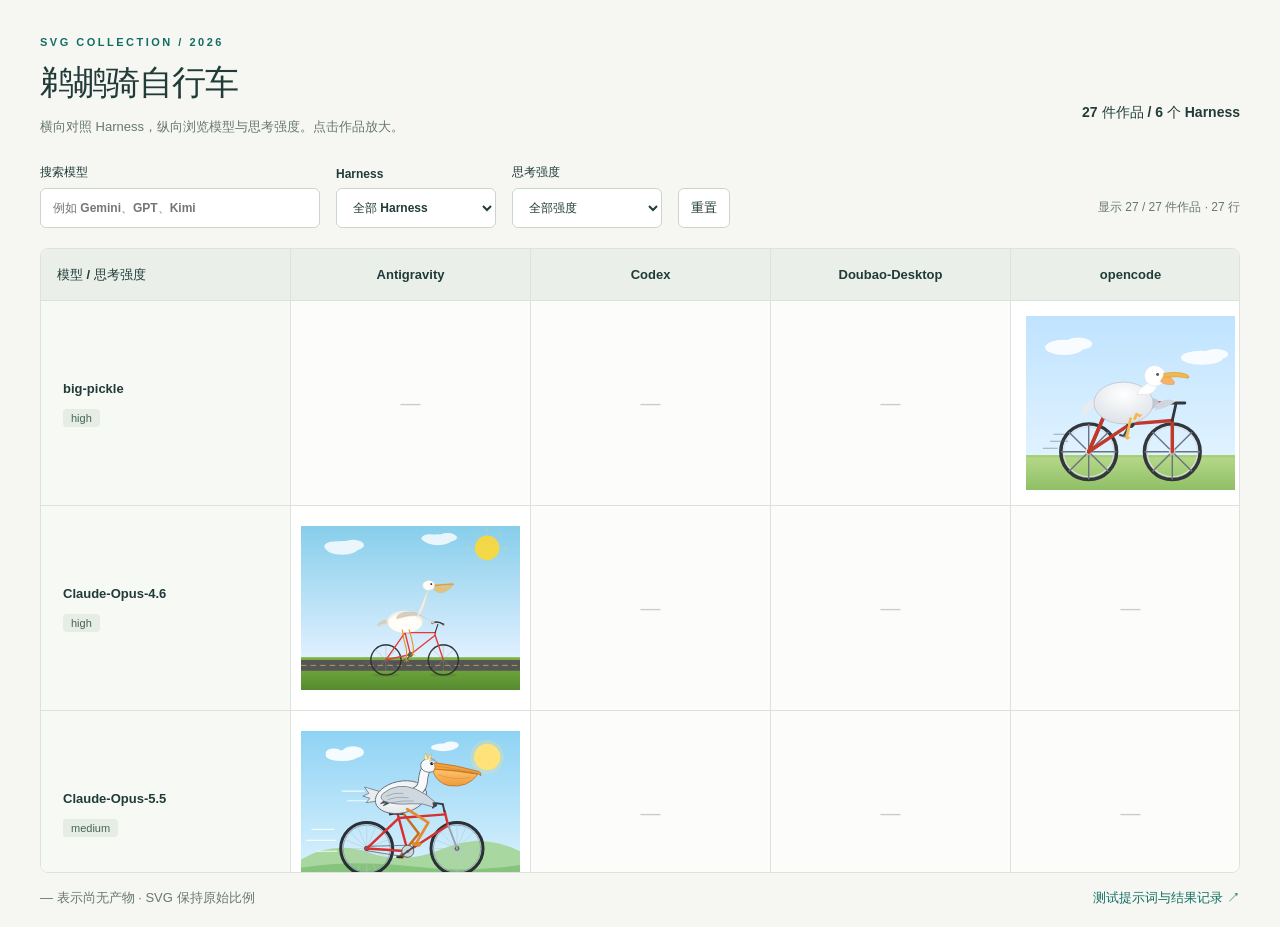
<file: 鹈鹕骑自行车/index.html>
<!doctype html>
<html lang="zh-CN">
<head>
  <meta charset="utf-8">
  <meta name="viewport" content="width=device-width, initial-scale=1">
  <title>鹈鹕骑自行车 · SVG 产物对照表</title>
  <link rel="stylesheet" href="gallery.css">
  <script src="gallery-data.js" defer></script>
  <script src="gallery.js" defer></script>
</head>
<body>
  <header><div><p class="eyebrow">SVG COLLECTION / 2026</p><h1>鹈鹕骑自行车</h1><p class="intro">横向对照 Harness，纵向浏览模型与思考强度。点击作品放大。</p></div><p id="summary" class="summary"></p></header>
  <main>
    <form class="toolbar" role="search" onsubmit="return false">
      <label>搜索模型<input id="search" type="search" placeholder="例如 Gemini、GPT、Kimi" autocomplete="off"></label>
      <label>Harness<select id="harness"><option value="">全部 Harness</option></select></label>
      <label>思考强度<select id="effort"><option value="">全部强度</option></select></label>
      <button type="reset">重置</button><span id="count" role="status"></span>
    </form>
    <div class="matrix" tabindex="0" role="region" aria-label="SVG 对照表，可横向及纵向滚动"><table><caption class="sr-only">每列一个 Harness，每行一个模型与思考强度组合，未收录的组合显示横线。</caption><thead id="head"></thead><tbody id="body"></tbody></table></div>
    <p id="empty" hidden>没有匹配的产物，请调整筛选条件。</p>
    <footer><span>— 表示尚无产物 · SVG 保持原始比例</span><a href="TEST-PROMPT.md">测试提示词与结果记录 ↗</a></footer>
  </main>
  <dialog id="viewer"><div class="dialog-bar"><h2 id="viewer-title"></h2><a id="original" target="_blank" rel="noopener">打开 SVG ↗</a><button id="close" aria-label="关闭预览">关闭 ×</button></div><img id="large" alt=""><p id="filename"></p></dialog>
</body>
</html>
</file>
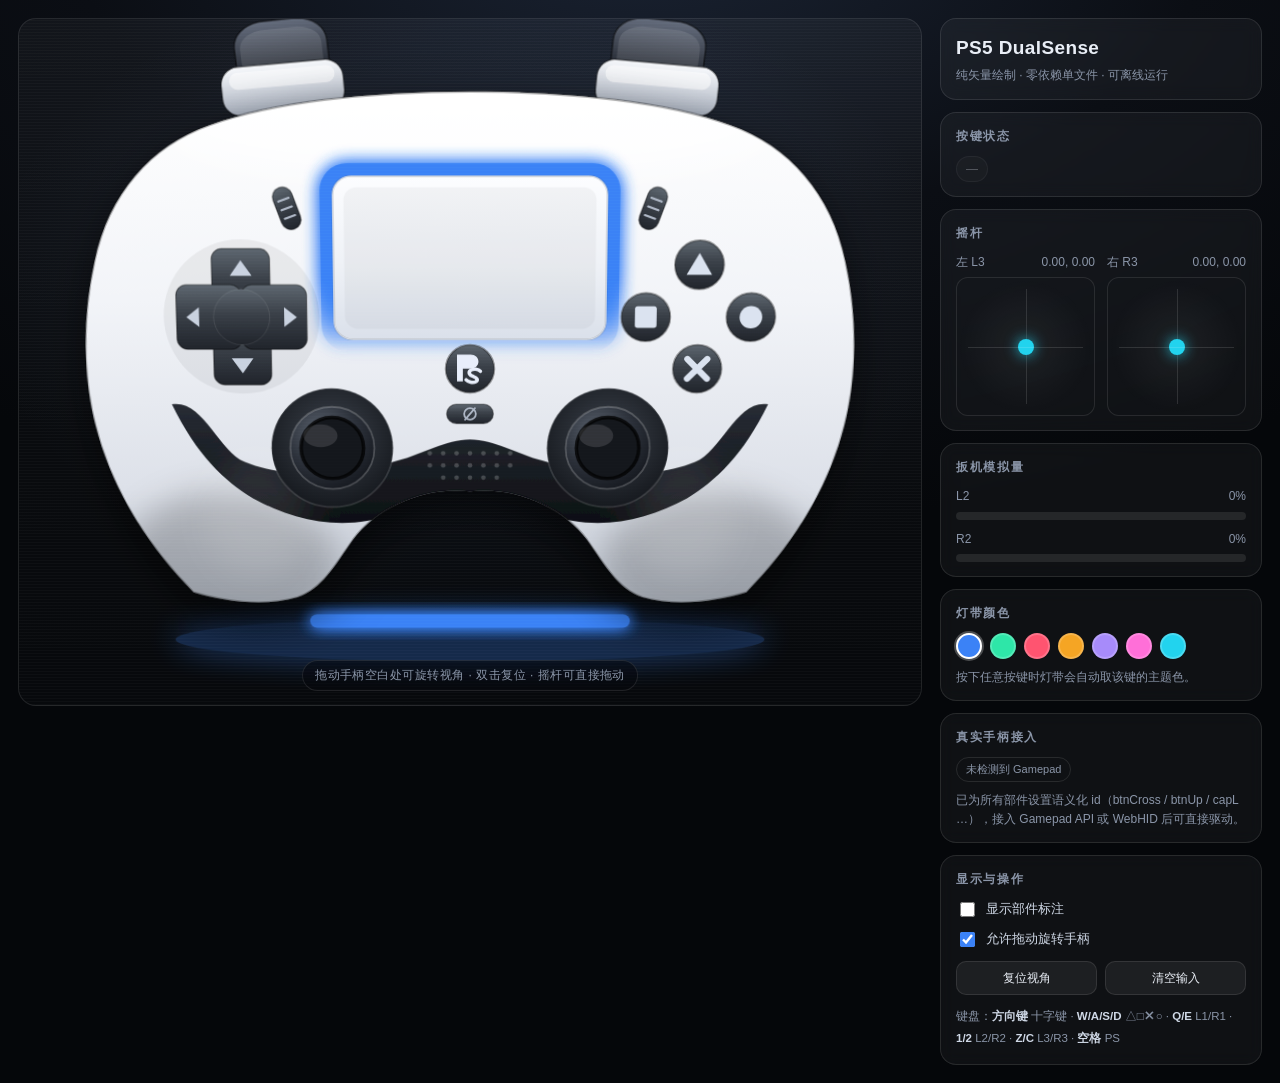
<file: PS5手柄/WorkBuddy-hy4-preview-high-PS5手柄.html>
<!DOCTYPE html>
<html lang="zh-CN" data-page-node-id="TV4jDxsje8iuIpUAUmq5XQ">
<head data-page-node-id="Tfomb1D6MwFOD2aG1FekDX">
<meta charset="UTF-8" data-page-node-id="GEX38QNfXQGl9rFoVDHp24">
<meta name="viewport" content="width=device-width, initial-scale=1, viewport-fit=cover" data-page-node-id="t5CXywWeLMjCnsMBFklxxR">
<title>PS5 DualSense · 网页交互手柄</title>
<style>
:root{
  --bg-a:#1b2434; --bg-b:#0b0e14; --bg-c:#05070a;
  --txt:#e9eef6; --muted:#8b96a9;
  --line:rgba(255,255,255,.10);
  --panel:rgba(255,255,255,.045);
  --accent:#3b82f6;
}
*{box-sizing:border-box}
html,body{margin:0;padding:0}
body{
  min-height:100vh;
  background:
    radial-gradient(1100px 620px at 50% -8%, var(--bg-a) 0%, var(--bg-b) 52%, var(--bg-c) 100%);
  color:var(--txt);
  font:14px/1.55 "Segoe UI",-apple-system,"PingFang SC","Hiragino Sans GB","Microsoft YaHei",sans-serif;
  -webkit-font-smoothing:antialiased;
}
.app{
  display:grid; grid-template-columns:minmax(0,1fr) 322px;
  gap:18px; padding:18px; align-items:start;
}
@media (max-width:960px){ .app{grid-template-columns:1fr; padding:12px} }

/* ---------- 舞台 ---------- */
.stage{
  position:relative; display:flex; flex-direction:column;
  align-items:center; justify-content:center;
  perspective:1700px; min-height:70vh;
  border:1px solid var(--line); border-radius:18px;
  background:
    radial-gradient(700px 460px at 50% 40%, rgba(90,130,200,.10), transparent 70%),
    linear-gradient(180deg, rgba(255,255,255,.035), rgba(255,255,255,.012));
  overflow:hidden;
}
.stage::after{
  content:""; position:absolute; inset:0; pointer-events:none;
  background:repeating-linear-gradient(0deg, rgba(255,255,255,.022) 0 1px, transparent 1px 3px);
  mix-blend-mode:overlay;
}
.pad-wrap{
  width:100%; max-width:1060px; transform-style:preserve-3d;
  transition:transform .3s cubic-bezier(.22,.8,.28,1);
  will-change:transform; touch-action:none;
}
svg#pad{width:100%; height:auto; display:block; overflow:visible; user-select:none; -webkit-user-select:none}
.stage-hint{
  position:absolute; left:50%; bottom:14px; transform:translateX(-50%);
  font-size:12px; color:var(--muted); letter-spacing:.04em; white-space:nowrap;
  background:rgba(6,9,14,.55); padding:5px 12px; border-radius:999px; border:1px solid var(--line);
}

/* ---------- 手柄部件交互 ---------- */
.ctrl{cursor:pointer; transform-box:fill-box; transform-origin:center;
  transition:transform .09s ease-out, filter .16s ease;}
.ctrl:hover{filter:brightness(1.14) drop-shadow(0 0 7px rgba(255,255,255,.30))}
.ctrl.is-down{transform:translateY(3px) scale(.955); filter:brightness(.78) saturate(1.25)}
.dpad-arm.is-down{transform:translateY(2px) scale(.94)}
.cap{transform-box:fill-box; transform-origin:center;
  transition:transform .42s cubic-bezier(.2,1.25,.35,1)}
.labels{opacity:0; transition:opacity .25s ease; pointer-events:none}
.show-labels .labels{opacity:1}
.tp-ripple{transform-box:fill-box; transform-origin:center; pointer-events:none}

/* ---------- 侧栏 ---------- */
.hud{display:flex; flex-direction:column; gap:12px}
.card{
  border:1px solid var(--line); border-radius:16px; background:var(--panel);
  padding:14px 15px; backdrop-filter:blur(8px);
}
.card h2{margin:0 0 10px; font-size:12px; letter-spacing:.14em; color:var(--muted); font-weight:600; text-transform:uppercase}
.title{font-size:19px; font-weight:700; margin:0 0 4px; letter-spacing:.02em}
.sub{font-size:12px; color:var(--muted); margin:0}
.chips{display:flex; flex-wrap:wrap; gap:6px; min-height:26px}
.chip{
  font-size:12px; padding:3px 9px; border-radius:999px;
  border:1px solid rgba(255,255,255,.16); background:rgba(255,255,255,.07);
  font-variant-numeric:tabular-nums;
}
.chip.dim{opacity:.32}
.grid2{display:grid; grid-template-columns:1fr 1fr; gap:12px}
.minipad{
  position:relative; width:100%; aspect-ratio:1/1; border-radius:12px;
  border:1px solid var(--line); background:
    radial-gradient(circle at 50% 50%, rgba(255,255,255,.055), transparent 70%);
}
.minipad::before,.minipad::after{
  content:""; position:absolute; background:rgba(255,255,255,.12);
}
.minipad::before{left:50%; top:8%; bottom:8%; width:1px}
.minipad::after{top:50%; left:8%; right:8%; height:1px}
.dot{
  position:absolute; left:50%; top:50%; width:16px; height:16px; margin:-8px 0 0 -8px;
  border-radius:50%; background:#22d3ee; box-shadow:0 0 14px rgba(34,211,238,.85);
  transition:transform .05s linear;
}
.rowlab{display:flex; justify-content:space-between; font-size:12px; color:var(--muted); margin-bottom:6px}
.bar{height:8px; border-radius:99px; background:rgba(255,255,255,.09); overflow:hidden}
.bar>i{display:block; height:100%; width:0%; border-radius:99px; background:linear-gradient(90deg,#a78bfa,#c084fc); transition:width .05s linear}
.swatches{display:flex; gap:8px; flex-wrap:wrap}
.sw{width:26px; height:26px; border-radius:50%; border:2px solid rgba(255,255,255,.18); cursor:pointer; transition:transform .12s}
.sw:hover{transform:scale(1.14)}
.sw.on{border-color:#fff; box-shadow:0 0 0 2px rgba(255,255,255,.25)}
.pill{font-size:11px; padding:3px 9px; border-radius:999px; border:1px solid var(--line); color:var(--muted)}
.pill.on{color:#7ee0a1; border-color:rgba(126,224,161,.4); background:rgba(126,224,161,.10)}
.opts{display:flex; flex-direction:column; gap:9px; font-size:13px}
.opts label{display:flex; align-items:center; gap:8px; cursor:pointer; color:#cfd8e6}
.opts input{accent-color:#3b82f6; width:15px; height:15px}
.btnline{display:flex; gap:8px}
button.sm{
  flex:1; font:inherit; font-size:12px; color:var(--txt); cursor:pointer;
  padding:7px 10px; border-radius:10px; border:1px solid var(--line);
  background:rgba(255,255,255,.06); transition:background .15s;
}
button.sm:hover{background:rgba(255,255,255,.13)}
.kbd{font-size:11.5px; color:var(--muted); line-height:1.9}
.kbd b{color:#cfd8e6; font-weight:600}
</style>
</head>
<body data-page-node-id="EU0OM91FaeWPvPfhfYFWjW">
<div class="app" data-page-node-id="oodgxcV2h1Zzwqxn096h4U">
  <main class="stage" id="stage" data-page-node-id="ZCWZOWYqASbbMUKKgK1Mz3">
    <div class="pad-wrap" id="padWrap" data-page-node-id="9pDUghfBOiIiiX5PytmTDI">
      <svg id="pad" viewBox="0 0 1000 760" xmlns="http://www.w3.org/2000/svg" role="img" aria-label="PS5 DualSense 交互手柄" data-page-node-id="ZvIgNgeSBa53DgainpjUVm">
        <defs data-page-node-id="H6Z1GuGD6Z7u4ZRWnwRdqM">
          <linearGradient id="gShell" x1="0" y1="84" x2="0" y2="680" gradientUnits="userSpaceOnUse" data-page-node-id="se60EfPyaxroUIVC9WWm7A">
            <stop offset="0" stop-color="#ffffff" data-page-node-id="KAKAYPdadcKIL2K4Tdyame"/>
            <stop offset=".38" stop-color="#f2f4f8" data-page-node-id="Y7kv5Q93mZqkkRHOxtIBvd"/>
            <stop offset=".74" stop-color="#dde1e9" data-page-node-id="7IQZ1fGDu8ZkBJowvm9DGx"/>
            <stop offset="1" stop-color="#b7bec9" data-page-node-id="EswXMdC23i28HimeBuRP0s"/>
          </linearGradient>
          <linearGradient id="gTrim" x1="0" y1="400" x2="0" y2="580" gradientUnits="userSpaceOnUse" data-page-node-id="yhmhoMEc4KoZEuCYN5nvTA">
            <stop offset="0" stop-color="#2c313a" data-page-node-id="alQaHhim6iSzdLGeiJU1gk"/>
            <stop offset="1" stop-color="#0a0c10" data-page-node-id="Gbk1mmlS007vkulJBQPYvl"/>
          </linearGradient>
          <linearGradient id="gBumper" x1="0" y1="0" x2="0" y2="1" data-page-node-id="iA1UriyTunHA2TD3CFsrKm">
            <stop offset="0" stop-color="#f7f9fc" data-page-node-id="B4UXkAXFNszDp9skzgmYKE"/>
            <stop offset="1" stop-color="#a9b1bf" data-page-node-id="CwuXxiNEA4lTwNN0XJvcar"/>
          </linearGradient>
          <linearGradient id="gTrigger" x1="0" y1="0" x2="0" y2="1" data-page-node-id="VjB2r9C9JjHhggCZYuSajY">
            <stop offset="0" stop-color="#646c7c" data-page-node-id="333GxBHuS4dXyCFL6EI8zG"/>
            <stop offset="1" stop-color="#1e222a" data-page-node-id="CRql413NyLIxkFtk8eL1gm"/>
          </linearGradient>
          <linearGradient id="gKeyDark" x1="0" y1="0" x2="0" y2="1" data-page-node-id="LB8SWmItOPZK48gpOFxYqO">
            <stop offset="0" stop-color="#5d666f" data-page-node-id="odPF6Uxe7Ji7yAh3iPtUcJ"/>
            <stop offset=".45" stop-color="#3a4048" data-page-node-id="0vwZjssg2ZWDGA9ZMhaI7c"/>
            <stop offset="1" stop-color="#20242b" data-page-node-id="h0ihzJGYTaHzoDr49auDzT"/>
          </linearGradient>
          <radialGradient id="gWell" cx=".5" cy=".40" r=".66" data-page-node-id="NBClA5aXbIG4psYBnuHEJs">
            <stop offset="0" stop-color="#3c424b" data-page-node-id="NpcGX0wcdfBlG4oZr6yHf8"/>
            <stop offset="1" stop-color="#12151a" data-page-node-id="KJGU4RKEvUC4mLFAGo8bDw"/>
          </radialGradient>
          <radialGradient id="gCap" cx=".36" cy=".30" r=".82" data-page-node-id="IO4OPDiGWDvbzNvLGk0KgB">
            <stop offset="0" stop-color="#59616d" data-page-node-id="Vj44SKNGf2HLJsIsIXRxuP"/>
            <stop offset=".52" stop-color="#2c313a" data-page-node-id="25gZgjm9Q6dF4x5NRIpgcr"/>
            <stop offset="1" stop-color="#11141a" data-page-node-id="sNRoKpBRg6erugyvL2YySl"/>
          </radialGradient>
          <linearGradient id="gTouch" x1="0" y1="0" x2="0" y2="1" data-page-node-id="U9b4sAR1VnVQavM07Kwjq3">
            <stop offset="0" stop-color="#fcfdff" data-page-node-id="2Kiqaeas0TAwes7xFQJtPE"/>
            <stop offset=".55" stop-color="#eef1f6" data-page-node-id="91qNfCHGohq5Ag24456BNJ"/>
            <stop offset="1" stop-color="#dae0ea" data-page-node-id="wm1NEdi7A67jtqMsiXAcnX"/>
          </linearGradient>
          <linearGradient id="gKeyLight" x1="0" y1="0" x2="0" y2="1" data-page-node-id="MYuWP9DZNcyHebuFnXff6z">
            <stop offset="0" stop-color="#ffffff" data-page-node-id="GWWHHYOtxRmlMTWZyEVeAx"/>
            <stop offset="1" stop-color="#c3cad6" data-page-node-id="abh5qNLN3oo31sUqfHaejo"/>
          </linearGradient>

          <linearGradient id="gLbFade" x1="0" y1="161" x2="0" y2="369" gradientUnits="userSpaceOnUse" data-page-node-id="W5L9rWwKxObUVnbxArFlHE">
            <stop offset="0" stop-color="#fff" data-page-node-id="lXiBdGfPs39XhYfLCzwRek"/>
            <stop offset=".60" stop-color="#fff" data-page-node-id="z9Wdks4H3Gnpof6PpKJHWW"/>
            <stop offset="1" stop-color="#000" data-page-node-id="fGeyw0h1pOggb1C76UsgAz"/>
          </linearGradient>
          <mask id="mLbFade" data-page-node-id="k4TKzLNJT73GFkR2UAKiNG">
            <rect x="300" y="140" width="400" height="240" fill="url(#gLbFade)" data-page-node-id="Kn9NFHnrzEV3l7WLNDTnzZ"/>
          </mask>

          <filter id="fShadow" x="-30%" y="-30%" width="160%" height="180%" data-page-node-id="R4D532PCKtWZWFBEw5wmR0">
            <feDropShadow dx="0" dy="22" stdDeviation="26" flood-color="#000" flood-opacity=".62" data-page-node-id="PRbwbUiEZHoyBBbPmM5BR5"/>
          </filter>
          <filter id="fGlow" x="-90%" y="-90%" width="280%" height="280%" data-page-node-id="UgI7x4L3ePK7FAmxw8e3dl">
            <feGaussianBlur stdDeviation="9" result="b" data-page-node-id="C0ziDGYNxHsVSe4HCEhTKU"/>
            <feMerge data-page-node-id="1vqNvh8IGebiYe01nMSrQ2"><feMergeNode in="b" data-page-node-id="RxUmRUfGuowaSL2XJhLvBZ"/><feMergeNode in="b" data-page-node-id="FeDaEMHGkg3ViDHg7qMuWc"/><feMergeNode in="SourceGraphic" data-page-node-id="jxSxafhZI9DKTcjBqTLCrb"/></feMerge>
          </filter>
          <filter id="fGlowBig" x="-90%" y="-90%" width="280%" height="280%" data-page-node-id="pLGpGpru4zepvfF2GUS9do">
            <feGaussianBlur stdDeviation="18" result="b" data-page-node-id="H0JNDQpT5dyi2vBAYsP6sw"/>
            <feMerge data-page-node-id="QhfEYwfjDDnkpxh81dYvIo"><feMergeNode in="b" data-page-node-id="OhCD1rBZJCB9CDP1XMsXJi"/><feMergeNode in="b" data-page-node-id="IGHRj3NbmZO8o9gkfxiVMP"/><feMergeNode in="SourceGraphic" data-page-node-id="7PD8bRGrVLwGGEAcl158zi"/></feMerge>
          </filter>
          <filter id="fBlur" x="-60%" y="-60%" width="220%" height="220%" data-page-node-id="ZijVwx548ua9qBS7BcEVVj">
            <feGaussianBlur stdDeviation="18" data-page-node-id="D93Oan9hloRl9BwonUHbSE"/>
          </filter>

          <clipPath id="clipBody" data-page-node-id="Vz8BoQs4ifUG2uOEyMk14f">
            <path d="M 500 528 C 552 522 604 546 632 584 C 654 616 668 642 696 652
                     C 736 664 782 656 814 646 C 862 594 902 528 918 452
                     C 930 396 928 330 912 268 C 894 194 846 142 782 120
                     C 716 96 610 84 500 84 C 390 84 284 96 218 120
                     C 154 142 106 194 88 268 C 72 330 70 396 82 452
                     C 98 528 138 594 186 646 C 218 656 264 664 304 652
                     C 332 642 346 616 368 584 C 396 546 448 522 500 528 Z" data-page-node-id="o08BrwWbafJ9kz5pmPh0Lh"/>
          </clipPath>
        </defs>

        <!-- ===== 地面灯光带（手柄下方） ===== -->
        <ellipse id="floorGlow" cx="500" cy="702" rx="336" ry="26" fill="#3b82f6" opacity=".26" filter="url(#fGlowBig)" data-page-node-id="YRYNpAS7Bv7soaTAF0kQ3O"/>
        <rect id="lightBar" x="318" y="672" width="364" height="16" rx="8" fill="#3b82f6" filter="url(#fGlow)" data-page-node-id="cqd2vHZ8Ns445CENpw6H3G"/>

        <!-- ===== 扳机 / 肩键（本体之后） ===== -->
        <g id="trigL" class="ctrl" data-btn="l2" data-page-node-id="XMfH8qnekL5C2lQlhZ5Hqc">
          <path d="M 250 66 L 250 34 C 250 20 262 10 280 8 L 320 8 C 338 10 350 20 350 34 L 350 66 Z"
                fill="url(#gTrigger)" stroke="rgba(0,0,0,.45)" stroke-width="2" stroke-linejoin="round"
                transform="rotate(-6 300 66)" data-page-node-id="jbxe37tmh3TKRNJUWOESls"/>
          <path d="M 256 60 L 256 36 C 256 26 264 19 280 17 L 320 17 C 336 19 344 26 344 36 L 344 60 Z"
                fill="rgba(255,255,255,.10)" transform="rotate(-6 300 66)" data-page-node-id="H2fM04sSQJc2SPgqeqPhtk"/>
        </g>
        <g id="trigR" class="ctrl" data-btn="r2" data-page-node-id="E8PfLgLGbLI0RIHGfHW7OW">
          <path d="M 750 66 L 750 34 C 750 20 738 10 720 8 L 680 8 C 662 10 650 20 650 34 L 650 66 Z"
                fill="url(#gTrigger)" stroke="rgba(0,0,0,.45)" stroke-width="2" stroke-linejoin="round"
                transform="rotate(6 700 66)" data-page-node-id="Px2LvOkMZMo25Qrzw3buE0"/>
          <path d="M 744 60 L 744 36 C 744 26 736 19 720 17 L 680 17 C 664 19 656 26 656 36 L 656 60 Z"
                fill="rgba(255,255,255,.10)" transform="rotate(6 700 66)" data-page-node-id="UHzFHbiL1VQBnDOy2Kq2GG"/>
        </g>
        <g id="bumpL" class="ctrl" data-btn="l1" data-page-node-id="dycFfF5Q5wLBwzOUgOcd2G">
          <rect x="234" y="54" width="132" height="52" rx="19" fill="url(#gBumper)"
                stroke="rgba(0,0,0,.35)" stroke-width="2" transform="rotate(-5 300 100)" data-page-node-id="ElLA4VUi7BY3uSw8kLpJQL"/>
          <rect x="243" y="60" width="114" height="18" rx="9" fill="rgba(255,255,255,.55)" transform="rotate(-5 300 100)" data-page-node-id="fSrdQZVSlhbyMlXRiDhfYF"/>
        </g>
        <g id="bumpR" class="ctrl" data-btn="r1" data-page-node-id="nVn73P7uqU2wVf5PFvEtiN">
          <rect x="634" y="54" width="132" height="52" rx="19" fill="url(#gBumper)"
                stroke="rgba(0,0,0,.35)" stroke-width="2" transform="rotate(5 700 100)" data-page-node-id="lxBRrzBLTDP4LsqZP9PqwS"/>
          <rect x="643" y="60" width="114" height="18" rx="9" fill="rgba(255,255,255,.55)" transform="rotate(5 700 100)" data-page-node-id="x7SKpdJcQGAVXAlthP0LcH"/>
        </g>

        <!-- ===== 手柄本体 ===== -->
        <g id="body" filter="url(#fShadow)" data-page-node-id="7VR2ayU6bs8t0okrWWpkZa">
          <path id="shell" fill="url(#gShell)" d="M 500 528 C 552 522 604 546 632 584 C 654 616 668 642 696 652
                     C 736 664 782 656 814 646 C 862 594 902 528 918 452
                     C 930 396 928 330 912 268 C 894 194 846 142 782 120
                     C 716 96 610 84 500 84 C 390 84 284 96 218 120
                     C 154 142 106 194 88 268 C 72 330 70 396 82 452
                     C 98 528 138 594 186 646 C 218 656 264 664 304 652
                     C 332 642 346 616 368 584 C 396 546 448 522 500 528 Z" data-page-node-id="S7jD3296J89r83ohmGlfdN"/>
          <g clip-path="url(#clipBody)" data-page-node-id="4ETQZfD3DkNKb9MUwcKCor">
            <!-- 黑色下护板（蝙蝠翼造型） -->
            <path fill="url(#gTrim)" d="M 168 428
              C 203 422 218 481 248 494 C 278 507 317 508 346 508
              C 375 508 394 499 420 492 C 446 485 473 468 500 468
              C 527 468 554 485 580 492 C 606 499 625 508 654 508
              C 683 508 722 507 752 494 C 782 481 797 422 832 428
              C 806 486 776 516 744 536 C 706 558 660 570 616 562
              C 570 554 530 542 500 534 C 470 542 430 554 384 562
              C 340 570 294 558 256 536 C 224 516 194 486 168 428 Z" data-page-node-id="DaT85kSHASBIyGHUmCQubU"/>
            <path fill="none" stroke="rgba(255,255,255,.13)" stroke-width="1.6" d="M 168 428
              C 203 422 218 481 248 494 C 278 507 317 508 346 508
              C 375 508 394 499 420 492 C 446 485 473 468 500 468
              C 527 468 554 485 580 492 C 606 499 625 508 654 508
              C 683 508 722 507 752 494 C 782 481 797 422 832 428" data-page-node-id="HZRXrdh8dyJLaoulrtFaXf"/>
            <!-- 质感：顶部高光 / 握把阴影 -->
            <ellipse cx="500" cy="118" rx="330" ry="58" fill="rgba(255,255,255,.62)" filter="url(#fBlur)" data-page-node-id="lzvcv9lUL2EXkPwaJ33exu"/>
            <ellipse cx="228" cy="612" rx="120" ry="86" fill="rgba(0,0,0,.20)" filter="url(#fBlur)" data-page-node-id="qGUoYagiE1D23mJo3aGHwU"/>
            <ellipse cx="772" cy="612" rx="120" ry="86" fill="rgba(0,0,0,.20)" filter="url(#fBlur)" data-page-node-id="4Ece9J1rtc8osfhPfttoxA"/>
            <ellipse cx="740" cy="560" rx="60" ry="70" fill="rgba(255,255,255,.10)" filter="url(#fBlur)" data-page-node-id="L6rMybPiSAdhCb6ESMSkRX"/>
            <ellipse cx="260" cy="560" rx="60" ry="70" fill="rgba(255,255,255,.10)" filter="url(#fBlur)" data-page-node-id="hvRDlPQ5YLkQUDGuKaGwsD"/>
          </g>
          <path fill="none" stroke="rgba(0,0,0,.30)" stroke-width="2.5" d="M 500 528 C 552 522 604 546 632 584 C 654 616 668 642 696 652
                     C 736 664 782 656 814 646 C 862 594 902 528 918 452
                     C 930 396 928 330 912 268 C 894 194 846 142 782 120
                     C 716 96 610 84 500 84 C 390 84 284 96 218 120
                     C 154 142 106 194 88 268 C 72 330 70 396 82 452
                     C 98 528 138 594 186 646 C 218 656 264 664 304 652
                     C 332 642 346 616 368 584 C 396 546 448 522 500 528 Z" data-page-node-id="vZvMT4uDzBgxpVnBv05cBy"/>
        </g>

        <!-- ===== 触控板灯带 ===== -->
        <g filter="url(#fGlow)" data-page-node-id="BgkWeV6mTIC2nYVcbYQ7k7">
          <g mask="url(#mLbFade)" data-page-node-id="LHn7APYk1b7dBDFKL0kgXo">
            <rect id="touchLight" x="336" y="161" width="328" height="208" rx="30" fill="#3b82f6" data-page-node-id="Wf4g51vHBjLABZrIvGaa8j"/>
          </g>
        </g>

        <!-- ===== 触控板 ===== -->
        <g id="touchpad" class="ctrl" data-btn="touchpad" data-page-node-id="ZiRAStCFfXCTvPe5JckqBb">
          <rect x="350" y="175" width="300" height="180" rx="20" fill="url(#gTouch)"
                stroke="rgba(0,0,0,.22)" stroke-width="2" data-page-node-id="PxrCnnFmGcsYw17KVzhUlg"/>
          <rect x="350" y="175" width="300" height="180" rx="20" fill="none"
                stroke="rgba(255,255,255,.85)" stroke-width="1" data-page-node-id="4XzUGGzOb24bf6U7P63At2"/>
          <rect x="362" y="187" width="276" height="156" rx="14" fill="rgba(0,0,0,.035)" data-page-node-id="VAF08HA0PQGO6yCVvU0PYx"/>
          <circle id="tpRipple" class="tp-ripple" cx="500" cy="265" r="40"
                  fill="rgba(255,255,255,.55)" opacity="0" data-page-node-id="DmOruB8pesCBJAOwO12zgO"/>
        </g>

        <!-- ===== Create / Options ===== -->
        <g id="btnCreate" class="ctrl" data-btn="create" data-page-node-id="CvCs6b5NdELiboBiLnnkFA">
          <rect x="289" y="186" width="22" height="48" rx="11" fill="url(#gKeyDark)"
                stroke="rgba(0,0,0,.35)" stroke-width="1.5" transform="rotate(-20 300 210)" data-page-node-id="wytGHdkF6oGJUyZYU5ZYbI"/>
          <g transform="rotate(-20 300 210)" stroke="#aeb7c6" stroke-width="2.4" stroke-linecap="round" data-page-node-id="4dOq4uWwFdegtX9pt4GMo6">
            <line x1="294" y1="200" x2="306" y2="200" data-page-node-id="NQ8SVEfwGm86lY4rjWOIAF"/>
            <line x1="294" y1="210" x2="306" y2="210" data-page-node-id="zGnqOzIskcTYpGgiYf9WwD"/>
            <line x1="294" y1="220" x2="306" y2="220" data-page-node-id="nrTNljpoJxcyPdWbmnhgSI"/>
          </g>
        </g>
        <g id="btnOptions" class="ctrl" data-btn="options" data-page-node-id="MCiNjhgw28MDmvfdVNuEkX">
          <rect x="689" y="186" width="22" height="48" rx="11" fill="url(#gKeyDark)"
                stroke="rgba(0,0,0,.35)" stroke-width="1.5" transform="rotate(20 700 210)" data-page-node-id="h8D397jHArzXCJ9DudLVyr"/>
          <g transform="rotate(20 700 210)" stroke="#aeb7c6" stroke-width="2.4" stroke-linecap="round" data-page-node-id="tDA3AabdWILYNsjNSrH3cg">
            <line x1="694" y1="200" x2="706" y2="200" data-page-node-id="PR6T87ZnlPoiAS48GKY6wa"/>
            <line x1="694" y1="210" x2="706" y2="210" data-page-node-id="V9fc1eAAlypem4w4GLACbU"/>
            <line x1="694" y1="220" x2="706" y2="220" data-page-node-id="NSp996LHSf3wuHfKmo47h4"/>
          </g>
        </g>

        <!-- ===== PS 键 ===== -->
        <g id="btnPs" class="ctrl" data-btn="ps" data-page-node-id="Tj3lc1GdBzMjLZZ6LSgyAD">
          <circle cx="500" cy="388" r="27" fill="url(#gKeyDark)" stroke="rgba(0,0,0,.40)" stroke-width="2" data-page-node-id="lF700Qf7mWSIi9ZF1qJsGZ"/>
          <circle cx="500" cy="388" r="27" fill="none" stroke="rgba(255,255,255,.20)" stroke-width="1" data-page-node-id="npc6JWlfOD8YMHunCkhhMW"/>
          <g transform="translate(482,369) scale(0.36)" fill="#e8eefb" data-page-node-id="mc3i6Lm6AQFkGlpBuWZggx">
            <path d="M 10 8 H 52 C 66 8 76 17 76 30 C 76 43 66 52 52 52 H 28 V 92 H 10 Z" data-page-node-id="amGlmxBxBMvkt9O9yuyE0Z"/>
            <path d="M 82 60 C 76 53 60 51 52 57 C 43 64 49 74 61 77 C 72 81 76 88 68 93 C 59 98 44 94 38 87"
                  fill="none" stroke="#e8eefb" stroke-width="11" stroke-linecap="round" data-page-node-id="G6ZYaizrSxJf1KpS3wRQos"/>
          </g>
        </g>

        <!-- ===== 静音键 ===== -->
        <g id="btnMute" class="ctrl" data-btn="mute" data-page-node-id="R78fDypJgVqaIqDnhv8lrC">
          <rect x="474" y="428" width="52" height="22" rx="11" fill="url(#gKeyDark)"
                stroke="rgba(0,0,0,.35)" stroke-width="1.5" data-page-node-id="8tPoAQWiW024tYNZGdDkIx"/>
          <circle cx="500" cy="439" r="6.5" fill="none" stroke="#aeb7c6" stroke-width="2" data-page-node-id="qxNgEeETkOXXGBXXAJ7Qf9"/>
          <line x1="494.5" y1="445.5" x2="505.5" y2="432.5" stroke="#aeb7c6" stroke-width="2" stroke-linecap="round" data-page-node-id="ZW5rRbSx3M50Up9b8Jolzz"/>
        </g>

        <!-- ===== 扬声器网孔 ===== -->
        <g id="speaker" fill="rgba(255,255,255,.20)" data-page-node-id="Ay6sHvI614zr2RMiE1xxVg">
          <circle cx="455" cy="484" r="2.6" data-page-node-id="rLqLmWINz0AdN3LJzjANv1"/><circle cx="470" cy="484" r="2.6" data-page-node-id="Ivzj5XdhXC75ywgPqmwqaY"/><circle cx="485" cy="484" r="2.6" data-page-node-id="WD3Hr9BSitLHdqQYgoxghs"/>
          <circle cx="500" cy="484" r="2.6" data-page-node-id="Dp0QhFvESRk1YBNj1JsVsq"/><circle cx="515" cy="484" r="2.6" data-page-node-id="6R4EcarNOroWHbG4m8DKKn"/><circle cx="530" cy="484" r="2.6" data-page-node-id="cN77owVEMcIuSk0EwBAQOt"/>
          <circle cx="545" cy="484" r="2.6" data-page-node-id="DHZuAeAdjqc1BFND99THKo"/>
          <circle cx="455" cy="498" r="2.6" data-page-node-id="CQonr0xFfHlUftBaZM1nAT"/><circle cx="470" cy="498" r="2.6" data-page-node-id="Zxztcwn90yMQfdFG2r4CfM"/><circle cx="485" cy="498" r="2.6" data-page-node-id="HmU1imlOLJoWvQykFPkoeG"/>
          <circle cx="500" cy="498" r="2.6" data-page-node-id="9zpAeEmrFYfBNF3T48wZkd"/><circle cx="515" cy="498" r="2.6" data-page-node-id="n5vzl35Py7NYIQBEbJDMjg"/><circle cx="530" cy="498" r="2.6" data-page-node-id="DYOR65EQiJPE1LfECC7f7c"/>
          <circle cx="545" cy="498" r="2.6" data-page-node-id="EjIaaPOqAT1CmmcfUBs01h"/>
          <circle cx="470" cy="512" r="2.6" data-page-node-id="wDGj3H7vmnMO1ToBXvxjLw"/><circle cx="485" cy="512" r="2.6" data-page-node-id="xPpzPVHSH7yE9K2GFaXK21"/><circle cx="500" cy="512" r="2.6" data-page-node-id="rvc9FX8jR5aR5aWddiasgT"/>
          <circle cx="515" cy="512" r="2.6" data-page-node-id="QQSI7OXfNqPJZ7zlR1hOI9"/><circle cx="530" cy="512" r="2.6" data-page-node-id="zlEpeqly8Jav0AMY6LD05U"/>
        </g>

        <!-- ===== 十字方向键 ===== -->
        <g id="dpad" data-page-node-id="a6j6nFx7JXPbFFIAJV7WTC">
          <circle cx="248" cy="330" r="86" fill="rgba(0,0,0,.055)" data-page-node-id="ASTrtMZBcEgqjdiu7dp3gj"/>
          <g id="btnUp" class="ctrl dpad-arm" data-btn="up" data-page-node-id="A1gYI6v1LvIEwSiKkqHF58">
            <rect x="216" y="254" width="64" height="76" rx="12" fill="url(#gKeyDark)" stroke="rgba(0,0,0,.35)" stroke-width="1.5" data-page-node-id="qr6jPWA175BdLxyJxxGtbj"/>
            <path d="M 248 267 L 260 284 L 236 284 Z" fill="#c9d2e0" data-page-node-id="4JkXjhoT4xGKVLjjigJgyl"/>
          </g>
          <g id="btnDown" class="ctrl dpad-arm" data-btn="down" data-page-node-id="WGbyns2TLKhooAWozoJxH4">
            <rect x="216" y="330" width="64" height="76" rx="12" fill="url(#gKeyDark)" stroke="rgba(0,0,0,.35)" stroke-width="1.5" data-page-node-id="FF9hoj8WILprRIROTQoMmi"/>
            <path d="M 248 393 L 260 376 L 236 376 Z" fill="#c9d2e0" data-page-node-id="b25J5h7UHqQbmwR8ANkRla"/>
          </g>
          <g id="btnLeft" class="ctrl dpad-arm" data-btn="left" data-page-node-id="Wlfa1LVnXWgbAufqCtFdlS">
            <rect x="176" y="294" width="72" height="72" rx="12" fill="url(#gKeyDark)" stroke="rgba(0,0,0,.35)" stroke-width="1.5" data-page-node-id="l7C03H0O9GAfdOFdlhJhaL"/>
            <path d="M 187 330 L 201 319 L 201 341 Z" fill="#c9d2e0" data-page-node-id="bW7qf7kCN751HYcbSm2sb6"/>
          </g>
          <g id="btnRight" class="ctrl dpad-arm" data-btn="right" data-page-node-id="r1gCeFb7ETvRFf74Wy6Grh">
            <rect x="248" y="294" width="72" height="72" rx="12" fill="url(#gKeyDark)" stroke="rgba(0,0,0,.35)" stroke-width="1.5" data-page-node-id="dOC7FMI1TCWR6DQWHGv4Kc"/>
            <path d="M 309 330 L 295 319 L 295 341 Z" fill="#c9d2e0" data-page-node-id="Ahn9BqAXua2VFO7v0Ovnty"/>
          </g>
          <circle cx="248" cy="330" r="31" fill="url(#gKeyDark)" data-page-node-id="dSrtQeBdbztjCaLyFY3xfd"/>
          <circle cx="248" cy="330" r="31" fill="none" stroke="rgba(255,255,255,.10)" stroke-width="1" data-page-node-id="bAzmYuQkLK2Ri3FzxBfE95"/>
        </g>

        <!-- ===== △○✕□ ===== -->
        <g id="face" data-page-node-id="sFGQyFAbnJnb62x4TjfFgC">
          <g id="btnTriangle" class="ctrl" data-btn="triangle" data-page-node-id="Tar7ImVBMFBbZrb72GJh9V">
            <circle cx="752" cy="272" r="27" fill="url(#gKeyDark)" stroke="rgba(0,0,0,.40)" stroke-width="2" data-page-node-id="TonWIFNSFQUBDHLBqRbx69"/>
            <circle cx="752" cy="272" r="27" fill="none" stroke="rgba(255,255,255,.16)" stroke-width="1" data-page-node-id="335EEfQk3ug7WwRNKy5lyJ"/>
            <path d="M 752 259 L 766 283 L 738 283 Z" fill="#dbe3f0" data-page-node-id="dfcIM3mCaRFrEUJlqM8rg0"/>
          </g>
          <g id="btnCircle" class="ctrl" data-btn="circle" data-page-node-id="S2LETdS7rfaEnKexS3cxFJ">
            <circle cx="810" cy="330" r="27" fill="url(#gKeyDark)" stroke="rgba(0,0,0,.40)" stroke-width="2" data-page-node-id="Hfk4vkCBQFXVH1gzEitZtF"/>
            <circle cx="810" cy="330" r="27" fill="none" stroke="rgba(255,255,255,.16)" stroke-width="1" data-page-node-id="Uul1zhuerDH5kJtfIEm0GV"/>
            <circle cx="810" cy="330" r="12.5" fill="#dbe3f0" data-page-node-id="LcBLPJMqOg3xOgAhUQbDlp"/>
          </g>
          <g id="btnCross" class="ctrl" data-btn="cross" data-page-node-id="CT81EqmcHHXNnsviCEWD5k">
            <circle cx="752" cy="388" r="27" fill="url(#gKeyDark)" stroke="rgba(0,0,0,.40)" stroke-width="2" data-page-node-id="DCeN1dKFv58HxaUbmRAUOk"/>
            <circle cx="752" cy="388" r="27" fill="none" stroke="rgba(255,255,255,.16)" stroke-width="1" data-page-node-id="bp0Nc23XngNjvfyjMYuTLp"/>
            <path d="M 741 377 L 763 399 M 763 377 L 741 399" stroke="#dbe3f0" stroke-width="7" stroke-linecap="round" fill="none" data-page-node-id="rLUugC8C9Gsm8colqprnpA"/>
          </g>
          <g id="btnSquare" class="ctrl" data-btn="square" data-page-node-id="1mnbwryTdvG4qSPtnrfT26">
            <circle cx="694" cy="330" r="27" fill="url(#gKeyDark)" stroke="rgba(0,0,0,.40)" stroke-width="2" data-page-node-id="AOzOV2nze9eVMg21SxmRKS"/>
            <circle cx="694" cy="330" r="27" fill="none" stroke="rgba(255,255,255,.16)" stroke-width="1" data-page-node-id="XlqudXAW30pyeBXJOAMW9T"/>
            <rect x="682" y="318" width="24" height="24" rx="3" fill="#dbe3f0" data-page-node-id="HPqQ8M6GcjJ64ggDTeQK2M"/>
          </g>
        </g>

        <!-- ===== 摇杆 ===== -->
        <g id="stickL" class="stick" data-stick="l3" data-page-node-id="nSDWKeFfKggobwbwyfgPZf">
          <circle cx="346" cy="478" r="68" fill="url(#gWell)" data-page-node-id="b43je0UYPbik9YOcobgazf"/>
          <circle cx="346" cy="478" r="68" fill="none" stroke="rgba(255,255,255,.13)" stroke-width="2" data-page-node-id="y9aX5PCGyrTxnLpCDE2fWZ"/>
          <circle id="ledL" cx="346" cy="478" r="68" fill="none" stroke="#22d3ee" stroke-width="3.5" opacity="0" filter="url(#fGlow)" data-page-node-id="jMU2MK9uDdJFH68AVVoLhA"/>
          <g class="cap" id="capL" data-page-node-id="Ynsk62GfdXVyyx6h2x1wN5">
            <circle cx="346" cy="478" r="47" fill="url(#gCap)" data-page-node-id="seaBhtfQkPhS9fdJxDSdMp"/>
            <circle cx="346" cy="478" r="47" fill="none" stroke="rgba(255,255,255,.20)" stroke-width="2" data-page-node-id="0P3s2guZZioOBZ7MHhSH5G"/>
            <circle cx="346" cy="478" r="35" fill="#14171c" data-page-node-id="NMxIDtoTrDEQ3F6fA848FE"/>
            <circle cx="346" cy="478" r="35" fill="none" stroke="rgba(0,0,0,.75)" stroke-width="4" data-page-node-id="78se21QNiCvJT54Gbx6LHM"/>
            <ellipse cx="333" cy="464" rx="19" ry="13" fill="rgba(255,255,255,.12)" data-page-node-id="b4Xivs5VGZA2TiCIFsF0Gp"/>
          </g>
        </g>
        <g id="stickR" class="stick" data-stick="r3" data-page-node-id="9tS8szFhs0cvoUnBx24a1z">
          <circle cx="654" cy="478" r="68" fill="url(#gWell)" data-page-node-id="l1hq2CDatCBO7Dr28HvmIO"/>
          <circle cx="654" cy="478" r="68" fill="none" stroke="rgba(255,255,255,.13)" stroke-width="2" data-page-node-id="MYE8mVILhF1yAEIDWhZOYT"/>
          <circle id="ledR" cx="654" cy="478" r="68" fill="none" stroke="#22d3ee" stroke-width="3.5" opacity="0" filter="url(#fGlow)" data-page-node-id="rGenkXDceiid0Kk3mrV5Qr"/>
          <g class="cap" id="capR" data-page-node-id="4lMtklXvxu39HXbw3orgbs">
            <circle cx="654" cy="478" r="47" fill="url(#gCap)" data-page-node-id="lmNMXjmJaFVqfuteUXricS"/>
            <circle cx="654" cy="478" r="47" fill="none" stroke="rgba(255,255,255,.20)" stroke-width="2" data-page-node-id="PWAcLyiEzKBhRH8DkVMhYI"/>
            <circle cx="654" cy="478" r="35" fill="#14171c" data-page-node-id="ICVHfGf2nMB5gbVQIpQtsC"/>
            <circle cx="654" cy="478" r="35" fill="none" stroke="rgba(0,0,0,.75)" stroke-width="4" data-page-node-id="ICKdQuklcjwKTgvgsdH1mM"/>
            <ellipse cx="641" cy="464" rx="19" ry="13" fill="rgba(255,255,255,.12)" data-page-node-id="u6AxiImT74tOZzxvneOQJa"/>
          </g>
        </g>

        <!-- ===== 标注 ===== -->
        <g class="labels" fill="#93a0b3" font-size="15" font-family="Segoe UI, Microsoft YaHei, sans-serif" text-anchor="middle" font-weight="600" data-page-node-id="VGFsrEg6pTp4weo1uFy4UR">
          <text x="300" y="46" data-page-node-id="PHF4ekUTDalzLIlWtcyOhA">L2</text>
          <text x="700" y="46" data-page-node-id="GQ5kh9Jl1v0SOg9CDkEGkF">R2</text>
          <text x="300" y="90" fill="#5c6676" data-page-node-id="DHQIK0Wy3J7GnyvUCjoyiX">L1</text>
          <text x="700" y="90" fill="#5c6676" data-page-node-id="hHmFPFJT6rIKDrTadOJ4pB">R1</text>
          <text x="300" y="168" data-page-node-id="93p6Ym09sEbTZMxb3k8iPC">Create</text>
          <text x="700" y="168" data-page-node-id="ZswMAN4odYvgSYv1fwT4cq">Options</text>
          <text x="248" y="432" data-page-node-id="OZDqbhEpTlCik1l6Qx8r5d">D-Pad</text>
          <text x="752" y="432" data-page-node-id="xXGpdqHinqCY5bkUsYevGu">△ ○ ✕ □</text>
          <text x="346" y="578" data-page-node-id="IRQo0Y4Je4aFneQsM19vv8">L3</text>
          <text x="654" y="578" data-page-node-id="4TRStKIdASL4aSLoZ3LdkC">R3</text>
          <text x="500" y="640" font-size="14" data-page-node-id="mVDAahwzeAmX2yEZfx1V4J">DualSense</text>
        </g>
      </svg>
    </div>
    <div class="stage-hint" data-page-node-id="FIKmQDCb3cqoPItfkcDDvF">拖动手柄空白处可旋转视角 · 双击复位 · 摇杆可直接拖动</div>
  </main>

  <aside class="hud" data-page-node-id="a4aS8BB8zgUaKQ0GUEB81F">
    <div class="card" data-page-node-id="4GqzmgavqQJM1kYdNVd6bq">
      <p class="title" data-page-node-id="frGSPOFOcWUcX3XrwceEXN">PS5 DualSense</p>
      <p class="sub" data-page-node-id="bCDasgN3caBrJPo2wWnpwN">纯矢量绘制 · 零依赖单文件 · 可离线运行</p>
    </div>

    <div class="card" data-page-node-id="MIaitISlvBm0p6b0Qhq9Za">
      <h2 data-page-node-id="22pRZbftG2piPvOb8D30tv">按键状态</h2>
      <div class="chips" id="chips" data-page-node-id="NFULEGnEe3er1yQwihqjK1"><span class="chip dim" data-page-node-id="2gHJzymEWJi5z1TAFsC2Hv">—</span></div>
    </div>

    <div class="card" data-page-node-id="fMCqw8MyO2sXaPr7qgbR2t">
      <h2 data-page-node-id="fskxIpyNoAWpPJLlBZnbH5">摇杆</h2>
      <div class="grid2" data-page-node-id="rMxFixQfHJvcVyp947bHnF">
        <div data-page-node-id="9kYH0mtilTJwne9vBHb4Bx">
          <div class="rowlab" data-page-node-id="E81nltx7nyUTJB8qYfSeBn"><span data-page-node-id="HaxWZMSBfrHEtq4SHcMgfe">左 L3</span><span id="lTxt" data-page-node-id="W1IwyD59ArNWsXg4Jqx6mz">0, 0</span></div>
          <div class="minipad" data-page-node-id="DOGLmYLUE1ar0e0Bf4W4d1"><div class="dot" id="lDot" data-page-node-id="ZQggRGXrFZFuxuvn14DWbi"></div></div>
        </div>
        <div data-page-node-id="WmWeT3ASAl5vSZiCcvCiVm">
          <div class="rowlab" data-page-node-id="9C87kqxKDENWVYhiqW0jGk"><span data-page-node-id="g8DCHEdAuu6p4xdZPaADpE">右 R3</span><span id="rTxt" data-page-node-id="imIJ4POaFx91Si1MCk8NyX">0, 0</span></div>
          <div class="minipad" data-page-node-id="Due45F2sAut4ECK6foEeVO"><div class="dot" id="rDot" data-page-node-id="4pdJ9wCA2P5V6XULEoVL9p"></div></div>
        </div>
      </div>
    </div>

    <div class="card" data-page-node-id="J1QD3ygB9DLT80UX50Kf1B">
      <h2 data-page-node-id="eSmGvjERaAYTl8BJ69zqVq">扳机模拟量</h2>
      <div class="rowlab" data-page-node-id="BPPCSrlY3jL2A0esGP5Dxn"><span data-page-node-id="weZmEntXK9NbLf1dS4W6Gt">L2</span><span id="l2Txt" data-page-node-id="5bqEgaoKZVkPTrYjGkkUcX">0%</span></div>
      <div class="bar" data-page-node-id="4sZWMUwhgG7PDUufpN3jtl"><i id="l2Bar" data-page-node-id="6onKsf2It5ql7GnvYtBCFd"></i></div>
      <div style="height:10px" data-page-node-id="djyDFZLuyEoh4PKRCAo3lG"></div>
      <div class="rowlab" data-page-node-id="VkaU3ZMHkZIwolc5WEuHri"><span data-page-node-id="ouGFcTaZ1Ywmk7l1dCmjsd">R2</span><span id="r2Txt" data-page-node-id="vCHqx8lyGkzqdBnVVD2Bq7">0%</span></div>
      <div class="bar" data-page-node-id="Xf5vKLeEQNBfoznjdWHQbl"><i id="r2Bar" data-page-node-id="V75OvqeKoWMiHMom0ZAFtR"></i></div>
    </div>

    <div class="card" data-page-node-id="iDLB0NTaJszTCmZ68ILHY6">
      <h2 data-page-node-id="YxIR5gYUHem9NYPGQ8LuvB">灯带颜色</h2>
      <div class="swatches" id="swatches" data-page-node-id="ZawudsUKAw9M7Hn7aZG1G7">
        <div class="sw on" style="background:#3b82f6" data-c="#3b82f6" title="蓝" data-page-node-id="XShbO2UusDBvKnLmUydtur"></div>
        <div class="sw" style="background:#2ee6a8" data-c="#2ee6a8" title="绿" data-page-node-id="vJhpwaZbCYAo7dgdTZO63E"></div>
        <div class="sw" style="background:#ff5470" data-c="#ff5470" title="红" data-page-node-id="1TVUB2lu14GD7PmsmZ7Q6A"></div>
        <div class="sw" style="background:#f5a524" data-c="#f5a524" title="琥珀" data-page-node-id="rHBA2yCSHTi1xUQ99Ec3ow"></div>
        <div class="sw" style="background:#a78bfa" data-c="#a78bfa" title="紫" data-page-node-id="Bmv53uIEUdHfpExrcIKAj3"></div>
        <div class="sw" style="background:#ff6fd8" data-c="#ff6fd8" title="粉" data-page-node-id="3elhjBpmuDoxnJcha3xN1u"></div>
        <div class="sw" style="background:#22d3ee" data-c="#22d3ee" title="青" data-page-node-id="qkil5sqD2sRa9AinC6ppyE"></div>
      </div>
      <p class="sub" style="margin-top:9px" data-page-node-id="oTz4be6wQYeVL34UIJo8JP">按下任意按键时灯带会自动取该键的主题色。</p>
    </div>

    <div class="card" data-page-node-id="AlcynL2Qea6GKqsHMq7yVk">
      <h2 data-page-node-id="GNXajz5Wu25nUgqbrnWLmd">真实手柄接入</h2>
      <div style="display:flex;align-items:center;gap:8px;flex-wrap:wrap" data-page-node-id="2i8MWWaCPc34MRbhxj8C3i">
        <span class="pill off" id="gpStatus" data-page-node-id="6vkgMKDejfAuRhKrDbiCMv">未检测到 Gamepad</span>
      </div>
      <p class="sub" style="margin-top:9px" data-page-node-id="gbqwvyVmTB3JSTtgyx7vP0">已为所有部件设置语义化 id（btnCross / btnUp / capL …），接入 Gamepad API 或 WebHID 后可直接驱动。</p>
    </div>

    <div class="card" data-page-node-id="PDYXZ9BNRtM31SnCoInjR6">
      <h2 data-page-node-id="XRlmlIcN7pkdFvodIGqchy">显示与操作</h2>
      <div class="opts" data-page-node-id="dLugfZ6I4DYPHX1Qngt2iU">
        <label data-page-node-id="pFPj6DmZGOxmvJsQAn2Evb"><input type="checkbox" id="optLabels" data-page-node-id="YuPooEhwQFKh0j5ZsLSZ6d"> 显示部件标注</label>
        <label data-page-node-id="WAOrvG2BnvFJ5svHtrsk8T"><input type="checkbox" id="optRotate" checked data-page-node-id="k5FTfFW3MzL6AxA8Jf1cRH"> 允许拖动旋转手柄</label>
      </div>
      <div class="btnline" style="margin-top:11px" data-page-node-id="ymg4fTfRTZBoKnClwvNqGU">
        <button class="sm" id="btnReset" data-page-node-id="s2sugzwAuoyTlflUkxAtA5">复位视角</button>
        <button class="sm" id="btnClear" data-page-node-id="GEbFqAhtTjtTqYNdu0NVq4">清空输入</button>
      </div>
      <p class="kbd" style="margin:11px 0 0" data-page-node-id="Y8WIL8ATmk3nCXYWo06Ud9">
        键盘：<b data-page-node-id="Nvxw744jkzlRTLOTCRztOo">方向键</b> 十字键 · <b data-page-node-id="F8A6V3UXejEm5EG74IStza">W/A/S/D</b> △□✕○ · <b data-page-node-id="MhJeYJ3vTABCfYCFTmQvHw">Q/E</b> L1/R1 · <b data-page-node-id="4w5aqwgfiDa4Xhk2p4MS0E">1/2</b> L2/R2 · <b data-page-node-id="eeMpWo11S0ie16b0mh0TTR">Z/C</b> L3/R3 · <b data-page-node-id="4CGgjPGyNFiyI03gNbF41q">空格</b> PS
      </p>
    </div>
  </aside>
</div>

<script>
(function(){
  "use strict";
  var svg = document.getElementById('pad');
  var wrap = document.getElementById('padWrap');
  var stage = document.getElementById('stage');
  var MAXR = 24;                 // 摇杆最大行程（用户单位）
  var BASE = '#3b82f6';

  var COLORS = {
    up:'#f5a524', down:'#f5a524', left:'#f5a524', right:'#f5a524',
    triangle:'#2ee6a8', circle:'#ff5470', cross:'#4d9cff', square:'#ff6fd8',
    l1:'#a78bfa', r1:'#a78bfa', l2:'#c084fc', r2:'#c084fc',
    l3:'#22d3ee', r3:'#22d3ee',
    create:'#94a3b8', options:'#94a3b8', ps:'#7dd3fc', mute:'#f472b6',
    touchpad:'#38bdf8'
  };
  var NAME = {
    up:'↑', down:'↓', left:'←', right:'→',
    triangle:'△', circle:'○', cross:'✕', square:'□',
    l1:'L1', r1:'R1', l2:'L2', r2:'R2', l3:'L3', r3:'R3',
    create:'Create', options:'Options', ps:'PS', mute:'静音', touchpad:'触控板'
  };

  var S = { btn:{}, lx:0, ly:0, rx:0, ry:0, l2:0, r2:0, last:null, base:BASE };
  var held = { l2:false, r2:false };
  var dirty = true;

  /* ---------- DOM 缓存 ---------- */
  var el = {};
  ['touchLight','lightBar','floorGlow','capL','capR','ledL','ledR','trigL','trigR',
   'chips','lDot','rDot','lTxt','rTxt','l2Bar','r2Bar','l2Txt','r2Txt','tpRipple','gpStatus']
    .forEach(function(id){ el[id] = document.getElementById(id); });

  var btnEls = {};
  Array.prototype.forEach.call(svg.querySelectorAll('[data-btn]'), function(node){
    var n = node.dataset.btn;
    (btnEls[n] = btnEls[n] || []).push(node);
    node.style.touchAction = 'none';
  });

  /* ---------- 输入：指针按下集合 ---------- */
  var pointerHeld = [];
  function press(name, on){
    if(on){ S.btn[name] = 1; S.last = name; }
    else  { S.btn[name] = 0; }
    dirty = true;
  }
  window.addEventListener('pointerup', function(){
    for(var i=0;i<pointerHeld.length;i++) press(pointerHeld[i], false);
    pointerHeld.length = 0;
    held.l2 = false; held.r2 = false;
  });
  window.addEventListener('pointercancel', function(){
    for(var i=0;i<pointerHeld.length;i++) press(pointerHeld[i], false);
    pointerHeld.length = 0;
    held.l2 = false; held.r2 = false;
  });

  /* ---------- 普通按键 ---------- */
  Object.keys(btnEls).forEach(function(name){
    btnEls[name].forEach(function(node){
      node.addEventListener('pointerdown', function(e){
        e.preventDefault();
        if(node.setPointerCapture){ try{ node.setPointerCapture(e.pointerId); }catch(err){} }
        press(name, true);
        if(pointerHeld.indexOf(name) < 0) pointerHeld.push(name);
        if(name === 'l2') held.l2 = true;
        if(name === 'r2') held.r2 = true;
        if(name === 'touchpad') touchFeedback(e);
      });
    });
  });

  /* ---------- 触控板坐标反馈 ---------- */
  function localPoint(e){
    var r = svg.getBoundingClientRect();
    var s = r.width / 1000;
    return { x:(e.clientX - r.left) / s, y:(e.clientY - r.top) / s };
  }
  function touchFeedback(e){
    var p = localPoint(e);
    var px = Math.min(100, Math.max(0, Math.round((p.x - 350) / 300 * 100)));
    var py = Math.min(100, Math.max(0, Math.round((p.y - 175) / 180 * 100)));
    S.tp = { x:px, y:py };
    el.tpRipple.setAttribute('cx', p.x);
    el.tpRipple.setAttribute('cy', p.y);
    if(el.tpRipple.animate){
      el.tpRipple.animate(
        [{ transform:'scale(.15)', opacity:.6 }, { transform:'scale(1.5)', opacity:0 }],
        { duration:520, easing:'ease-out' }
      );
    }
    dirty = true;
  }
  var tpNode = document.getElementById('touchpad');
  tpNode.addEventListener('pointermove', function(e){
    if(S.btn.touchpad) touchFeedback(e);
  });
  tpNode.addEventListener('pointerup', function(){ S.tp = null; dirty = true; });

  /* ---------- 摇杆 ---------- */
  function initStick(g, key){
    var cap = g.querySelector('.cap');
    var ax = key === 'l3' ? 'lx' : 'rx';
    var ay = key === 'l3' ? 'ly' : 'ry';
    var dragging = false, sx = 0, sy = 0;
    g.style.cursor = 'grab';
    g.addEventListener('pointerdown', function(e){
      e.preventDefault(); e.stopPropagation();
      dragging = true; sx = e.clientX; sy = e.clientY;
      cap.style.transition = 'none';
      if(g.setPointerCapture){ try{ g.setPointerCapture(e.pointerId); }catch(err){} }
      press(key, true);
      if(pointerHeld.indexOf(key) < 0) pointerHeld.push(key);
      g.style.cursor = 'grabbing';
    });
    g.addEventListener('pointermove', function(e){
      if(!dragging) return;
      var r = svg.getBoundingClientRect();
      var s = (r.width / 1000) || 1;
      var dx = (e.clientX - sx) / s, dy = (e.clientY - sy) / s;
      var d = Math.sqrt(dx*dx + dy*dy);
      if(d > MAXR){ dx = dx / d * MAXR; dy = dy / d * MAXR; }
      S[ax] = dx / MAXR; S[ay] = dy / MAXR;
      dirty = true;
    });
    function end(){
      if(!dragging) return;
      dragging = false;
      cap.style.transition = '';
      S[ax] = 0; S[ay] = 0;
      g.style.cursor = 'grab';
      dirty = true;
    }
    g.addEventListener('pointerup', end);
    g.addEventListener('pointercancel', end);
  }
  initStick(document.getElementById('stickL'), 'l3');
  initStick(document.getElementById('stickR'), 'r3');

  /* ---------- 键盘 ---------- */
  var KEYMAP = {
    ArrowUp:'up', ArrowDown:'down', ArrowLeft:'left', ArrowRight:'right',
    w:'triangle', d:'circle', s:'cross', a:'square',
    q:'l1', e:'r1', '1':'l2', '2':'r2', z:'l3', c:'r3', ' ':'ps',
    Enter:'options', Shift:'create', m:'mute'
  };
  window.addEventListener('keydown', function(e){
    var k = e.key.length === 1 ? e.key.toLowerCase() : e.key;
    var n = KEYMAP[k];
    if(!n) return;
    e.preventDefault();
    if(n === 'l2') held.l2 = true;
    if(n === 'r2') held.r2 = true;
    if(!S.btn[n]) press(n, true);
  });
  window.addEventListener('keyup', function(e){
    var k = e.key.length === 1 ? e.key.toLowerCase() : e.key;
    var n = KEYMAP[k];
    if(!n) return;
    if(n === 'l2') held.l2 = false;
    if(n === 'r2') held.r2 = false;
    if(n !== 'l2' && n !== 'r2') press(n, false);
  });

  /* ---------- 视角旋转 ---------- */
  var rot = { x:-10, y:0 }, dragging = false, sx = 0, sy = 0, base = { x:0, y:0 };
  var optRotate = document.getElementById('optRotate');
  function applyRot(){
    wrap.style.transform = 'rotateX(' + rot.x.toFixed(2) + 'deg) rotateY(' + rot.y.toFixed(2) + 'deg)';
  }
  applyRot();
  function isControl(t){
    return !!(t && t.closest && t.closest('[data-btn],[data-stick]'));
  }
  stage.addEventListener('pointerdown', function(e){
    if(!optRotate.checked || isControl(e.target)) return;
    dragging = true; sx = e.clientX; sy = e.clientY;
    base.x = rot.x; base.y = rot.y;
    wrap.style.transition = 'none';
    if(stage.setPointerCapture){ try{ stage.setPointerCapture(e.pointerId); }catch(err){} }
  });
  window.addEventListener('pointermove', function(e){
    if(!dragging) return;
    rot.y = Math.max(-34, Math.min(34, base.y + (e.clientX - sx) * 0.34));
    rot.x = Math.max(-30, Math.min(24, base.x - (e.clientY - sy) * 0.30));
    applyRot();
  });
  window.addEventListener('pointerup', function(){
    if(!dragging) return;
    dragging = false; wrap.style.transition = '';
  });
  stage.addEventListener('dblclick', function(){ rot = { x:-10, y:0 }; applyRot(); });
  document.getElementById('btnReset').addEventListener('click', function(){ rot = { x:-10, y:0 }; applyRot(); });
  document.getElementById('btnClear').addEventListener('click', function(){
    Object.keys(S.btn).forEach(function(k){ S.btn[k] = 0; });
    S.lx = S.ly = S.rx = S.ry = 0; S.l2 = S.r2 = 0; S.last = null; S.tp = null;
    dirty = true;
  });

  /* ---------- 灯带预设色 ---------- */
  Array.prototype.forEach.call(document.querySelectorAll('.sw'), function(sw){
    sw.addEventListener('click', function(){
      Array.prototype.forEach.call(document.querySelectorAll('.sw'), function(o){ o.classList.remove('on'); });
      sw.classList.add('on');
      S.base = sw.dataset.c;
      dirty = true;
    });
  });

  /* ---------- 标注开关 ---------- */
  document.getElementById('optLabels').addEventListener('change', function(e){
    document.getElementById('pad').classList.toggle('show-labels', e.target.checked);
  });

  /* ---------- Gamepad API ---------- */
  var gpOn = false;
  function dz(v){ return Math.abs(v) < 0.08 ? 0 : v; }
  function pollGamepad(){
    if(!navigator.getGamepads) return;
    var list = navigator.getGamepads(), gp = null;
    for(var i=0;i<list.length;i++){ if(list[i]){ gp = list[i]; break; } }
    if(!gp){
      if(gpOn){ gpOn = false; el.gpStatus.textContent = '未检测到 Gamepad'; el.gpStatus.className = 'pill off'; }
      return;
    }
    if(!gpOn){
      gpOn = true;
      el.gpStatus.textContent = gp.id.slice(0, 34);
      el.gpStatus.className = 'pill on';
    }
    var b = function(i){ return gp.buttons[i] && gp.buttons[i].pressed ? 1 : 0; };
    var v = function(i){ return gp.buttons[i] && typeof gp.buttons[i].value === 'number' ? gp.buttons[i].value : (gp.buttons[i] && gp.buttons[i].pressed ? 1 : 0); };
    S.btn.cross=b(0); S.btn.circle=b(1); S.btn.square=b(2); S.btn.triangle=b(3);
    S.btn.l1=b(4); S.btn.r1=b(5);
    S.btn.create=b(8); S.btn.options=b(9); S.btn.l3=b(10); S.btn.r3=b(11);
    S.btn.up=b(12); S.btn.down=b(13); S.btn.left=b(14); S.btn.right=b(15);
    S.btn.ps=b(16); S.btn.touchpad=b(17);
    S.btn.l2 = v(6) > 0.05 ? 1 : 0;
    S.btn.r2 = v(7) > 0.05 ? 1 : 0;
    S.l2 = v(6); S.r2 = v(7);
    S.lx = dz(gp.axes[0] || 0); S.ly = dz(gp.axes[1] || 0);
    S.rx = dz(gp.axes[2] || 0); S.ry = dz(gp.axes[3] || 0);
    dirty = true;
  }

  /* ---------- 渲染 ---------- */
  function activeColor(){
    if(S.last && S.btn[S.last] && COLORS[S.last]) return COLORS[S.last];
    for(var k in S.btn){ if(S.btn[k] && COLORS[k]) return COLORS[k]; }
    return S.base;
  }
  function render(){
    /* 按键视觉 */
    Object.keys(btnEls).forEach(function(n){
      var on = !!S.btn[n];
      btnEls[n].forEach(function(node){ node.classList.toggle('is-down', on); });
    });
    /* 摇杆 */
    el.capL.style.transform = 'translate(' + (S.lx*MAXR).toFixed(2) + 'px,' + (S.ly*MAXR).toFixed(2) + 'px)';
    el.capR.style.transform = 'translate(' + (S.rx*MAXR).toFixed(2) + 'px,' + (S.ry*MAXR).toFixed(2) + 'px)';
    el.ledL.style.opacity = S.btn.l3 ? 1 : 0;
    el.ledR.style.opacity = S.btn.r3 ? 1 : 0;
    /* 扳机 */
    el.trigL.style.transform = 'translateY(' + (S.l2 * 10).toFixed(2) + 'px)';
    el.trigR.style.transform = 'translateY(' + (S.r2 * 10).toFixed(2) + 'px)';
    el.trigL.style.opacity = (1 - S.l2 * 0.28).toFixed(3);
    el.trigR.style.opacity = (1 - S.r2 * 0.28).toFixed(3);
    /* 灯带 */
    var c = activeColor();
    el.touchLight.setAttribute('fill', c);
    el.lightBar.setAttribute('fill', c);
    el.floorGlow.setAttribute('fill', c);
    /* HUD：按键 */
    var out = [];
    Object.keys(NAME).forEach(function(n){ if(S.btn[n]) out.push('<span class="chip">' + NAME[n] + '</span>'); });
    if(S.tp) out.push('<span class="chip">触控板 ' + S.tp.x + '%, ' + S.tp.y + '%</span>');
    el.chips.innerHTML = out.length ? out.join('') : '<span class="chip dim">—</span>';
    /* HUD：摇杆 */
    el.lDot.style.transform = 'translate(' + (S.lx*46) + '%,' + (S.ly*46) + '%)';
    el.rDot.style.transform = 'translate(' + (S.rx*46) + '%,' + (S.ry*46) + '%)';
    el.lTxt.textContent = S.lx.toFixed(2) + ', ' + S.ly.toFixed(2);
    el.rTxt.textContent = S.rx.toFixed(2) + ', ' + S.ry.toFixed(2);
    /* HUD：扳机 */
    var p1 = Math.round(S.l2 * 100), p2 = Math.round(S.r2 * 100);
    el.l2Bar.style.width = p1 + '%'; el.r2Bar.style.width = p2 + '%';
    el.l2Txt.textContent = p1 + '%';  el.r2Txt.textContent = p2 + '%';
  }

  /* ---------- 主循环 ---------- */
  var last = performance.now();
  function loop(t){
    var dt = Math.min(60, t - last); last = t;
    if(!gpOn){ // 接入真实手柄时不覆盖模拟量
      ['l2','r2'].forEach(function(k){
        var target = held[k] ? 1 : 0;
        var cur = S[k];
        if(Math.abs(cur - target) < 0.001){ if(cur !== target){ S[k] = target; dirty = true; } return; }
        var step = dt * (target > cur ? 1/420 : 1/200);
        S[k] = cur < target ? Math.min(target, cur + step) : Math.max(target, cur - step);
        S.btn[k] = S[k] > 0.06 ? 1 : 0;
        dirty = true;
      });
    }
    pollGamepad();
    if(dirty){ dirty = false; render(); }
    requestAnimationFrame(loop);
  }
  requestAnimationFrame(loop);

  /* 窗口失焦时释放 */
  window.addEventListener('blur', function(){
    Object.keys(S.btn).forEach(function(k){ S.btn[k] = 0; });
    held.l2 = held.r2 = false;
    dirty = true;
  });
})();
</script>
</body>
</html>
</file>
<file: canvas-visual-lab/css/style.css>
/* ===== 主题变量 ===== */
:root, [data-theme="dark"] {
  --bg: #0e1220;
  --bg-soft: #151a2c;
  --card: #171d31;
  --card-border: rgba(255, 255, 255, .08);
  --text: #e8eaf2;
  --text-2: #9aa1b8;
  --text-3: #666e88;
  --accent: #7f77dd;
  --accent-soft: rgba(127, 119, 221, .16);
  --stage-bg: #0b0f1c;
  --code-bg: #11172a;
  --code-border: rgba(255, 255, 255, .07);
  --tok-k: #afa9ec;
  --tok-s: #9fe1cb;
  --tok-c: #5c6580;
  --tok-n: #ef9f27;
}
[data-theme="light"] {
  --bg: #f4f5f9;
  --bg-soft: #eceef5;
  --card: #ffffff;
  --card-border: rgba(20, 25, 50, .09);
  --text: #23273a;
  --text-2: #5a6078;
  --text-3: #8b90a5;
  --accent: #534ab7;
  --accent-soft: rgba(83, 74, 183, .1);
  --stage-bg: #f7f8fc;
  --code-bg: #151a2c;
  --code-border: rgba(20, 25, 50, .1);
}

* { margin: 0; padding: 0; box-sizing: border-box; }

body {
  background: var(--bg);
  color: var(--text);
  font: 400 14px/1.6 system-ui, -apple-system, "Segoe UI", "PingFang SC", "Microsoft YaHei", sans-serif;
  min-height: 100vh;
  transition: background .25s, color .25s;
}

/* ===== 顶栏 ===== */
.topbar {
  position: sticky; top: 0; z-index: 10;
  background: var(--bg);
  border-bottom: 1px solid var(--card-border);
}
.topbar-inner {
  max-width: 1280px; margin: 0 auto;
  padding: 18px 28px;
  display: flex; align-items: center; justify-content: space-between; gap: 16px;
}
.brand { display: flex; align-items: center; gap: 14px; }
.brand-mark {
  width: 34px; height: 34px; border-radius: 10px; flex: none;
  background:
    linear-gradient(var(--bg-soft), var(--bg-soft)) padding-box,
    conic-gradient(from 40deg, #7f77dd, #1d9e75, #d85a30, #378add, #7f77dd) border-box;
  border: 2px solid transparent;
  position: relative;
}
.brand-mark::after {
  content: ""; position: absolute; inset: 8px;
  border-radius: 4px; background: var(--accent);
}
.brand h1 { font-size: 17px; font-weight: 500; letter-spacing: .2px; }
.brand p { font-size: 12px; color: var(--text-2); }

.theme-btn {
  display: inline-flex; align-items: center; gap: 8px;
  padding: 8px 14px; border-radius: 999px;
  border: 1px solid var(--card-border);
  background: var(--card); color: var(--text-2);
  font-size: 12px; cursor: pointer;
  transition: border-color .2s, color .2s;
}
.theme-btn:hover { border-color: var(--accent); color: var(--text); }
.theme-dot { width: 10px; height: 10px; border-radius: 50%; background: var(--accent); }

/* ===== 板块选项卡 ===== */
.tabs-bar {
  position: sticky; top: 71px; z-index: 9;
  background: var(--bg);
  border-bottom: 1px solid var(--card-border);
}
.tabs-inner {
  max-width: 1280px; margin: 0 auto;
  padding: 12px 28px;
  display: flex; gap: 10px; flex-wrap: wrap;
}
.tab {
  padding: 8px 18px; border-radius: 999px;
  border: 1px solid var(--card-border);
  background: var(--card); color: var(--text-2);
  font-size: 13px; cursor: pointer;
  transition: border-color .2s, color .2s, background .2s;
}
.tab:hover { border-color: var(--accent); color: var(--text); }
.tab.active {
  background: var(--accent-soft); color: var(--accent);
  border-color: var(--accent);
}
.tab-count {
  font: 500 11px/1 ui-monospace, monospace;
  opacity: .7;
}

/* ===== 板块标题 ===== */
.sec-head { padding: 4px 4px 0; }
.sec-head h2 { font-size: 16px; font-weight: 500; }
.sec-head p { font-size: 12px; color: var(--text-2); }

/* ===== 主体 Bento 网格 ===== */
.lab {
  max-width: 1280px; margin: 0 auto;
  padding: 28px;
  display: grid; gap: 24px;
}

.card {
  background: var(--card);
  border: 1px solid var(--card-border);
  border-radius: 16px;
  overflow: hidden;
  transition: border-color .2s, transform .2s;
}
.card:hover { border-color: var(--accent); }

.card-head {
  display: flex; align-items: center; gap: 14px;
  padding: 18px 22px 0;
}
.num {
  flex: none;
  width: 40px; height: 40px; border-radius: 12px;
  display: grid; place-items: center;
  background: var(--accent-soft); color: var(--accent);
  font: 500 15px/1 ui-monospace, monospace;
}
.card-head h2 { font-size: 15px; font-weight: 500; }
.card-head p { font-size: 12px; color: var(--text-2); }

.card-body {
  display: grid;
  grid-template-columns: minmax(0, 1.05fr) minmax(0, 1fr);
  gap: 0;
  padding: 16px 22px 22px;
  align-items: stretch;
}

/* ===== 左侧代码 ===== */
.code-wrap {
  display: flex; flex-direction: column;
  border: 1px solid var(--code-border);
  border-radius: 12px 0 0 12px;
  overflow: hidden;
  background: var(--code-bg);
}
.code-tab {
  display: flex; align-items: center; gap: 6px;
  padding: 9px 14px;
  border-bottom: 1px solid rgba(255, 255, 255, .06);
  color: #8b90a5; font-size: 11px;
  font-family: ui-monospace, "Cascadia Code", Consolas, monospace;
}
.code-tab::before {
  content: ""; width: 8px; height: 8px; border-radius: 50%;
  background: #534ab7;
}
.code {
  flex: 1;
  margin: 0;
  padding: 14px 16px;
  overflow: auto;
  max-height: 420px;
  font: 400 12px/1.7 ui-monospace, "Cascadia Code", Consolas, monospace;
  color: #c6cbdd;
  tab-size: 2;
}
.tok-k { color: var(--tok-k); }
.tok-s { color: var(--tok-s); }
.tok-c { color: var(--tok-c); font-style: italic; }
.tok-n { color: var(--tok-n); }

/* ===== 右侧舞台 ===== */
.stage {
  display: flex; flex-direction: column;
  border: 1px solid var(--card-border);
  border-left: none;
  border-radius: 0 12px 12px 0;
  overflow: hidden;
  background: var(--stage-bg);
}
.stage-tab {
  padding: 9px 14px;
  border-bottom: 1px solid var(--card-border);
  color: var(--text-3); font-size: 11px;
  display: flex; justify-content: space-between; align-items: center;
}
.stage-tab .live {
  display: inline-flex; align-items: center; gap: 5px;
  color: #1d9e75;
}
.stage-tab .live::before {
  content: ""; width: 7px; height: 7px; border-radius: 50%; background: #1d9e75;
}
.stage canvas {
  display: block;
  width: 100%; height: auto;
  flex: 1;
  cursor: crosshair;
}

.foot {
  text-align: center;
  padding: 10px 20px 34px;
  color: var(--text-3); font-size: 12px;
}

/* ===== 响应式 ===== */
@media (max-width: 900px) {
  .card-body { grid-template-columns: 1fr; }
  .code-wrap { border-radius: 12px 12px 0 0; }
  .stage { border-left: 1px solid var(--card-border); border-top: none; border-radius: 0 0 12px 12px; }
  .code { max-height: 300px; }
}
</file>
<file: cosmic-singularity/style.css>
/* ==========================================================================
   克尔黑洞：广义相对论时空实验室 - 样式表 (STYLE.CSS)
   ========================================================================== */

:root {
  --bg-abyss: #030508;
  --bg-panel: rgba(10, 14, 23, 0.76);
  --bg-panel-hover: rgba(16, 22, 36, 0.88);
  --border-subtle: rgba(255, 255, 255, 0.09);
  --border-active: rgba(0, 240, 255, 0.4);
  
  --color-cyan: #00f0ff;
  --color-amber: #ffb700;
  --color-red: #ff3366;
  --color-green: #00ff88;
  --color-violet: #a855f7;
  
  --text-main: #f0f4fc;
  --text-muted: #8896aa;
  --text-dim: #4d5b6e;
  
  --font-mono: "JetBrains Mono", "Fira Code", "SF Mono", Menlo, Monaco, Consolas, "PingFang SC", "Microsoft YaHei", monospace;
  --font-sans: -apple-system, BlinkMacSystemFont, "PingFang SC", "Hiragino Sans GB", "Microsoft YaHei", "Noto Sans SC", "Inter", sans-serif;
  
  --radius-sm: 4px;
  --radius-md: 8px;
  --radius-lg: 14px;
  --radius-full: 9999px;
  
  --shadow-hud: 0 8px 32px 0 rgba(0, 0, 0, 0.65), inset 0 0 0 1px var(--border-subtle);
  --shadow-glow-cyan: 0 0 20px rgba(0, 240, 255, 0.35);
  --shadow-glow-red: 0 0 20px rgba(255, 51, 102, 0.45);
}

*, *::before, *::after {
  box-sizing: border-box;
  margin: 0;
  padding: 0;
  user-select: none;
  -webkit-user-select: none;
}

html, body {
  width: 100%;
  height: 100%;
  overflow: hidden;
  background-color: var(--bg-abyss);
  color: var(--text-main);
  font-family: var(--font-sans);
  font-size: 13px;
  line-height: 1.45;
  -webkit-font-smoothing: antialiased;
}

/* 画布背景容器 */
#canvas-container {
  position: fixed;
  inset: 0;
  z-index: 0;
  background: radial-gradient(circle at 50% 50%, #080d1a 0%, #030508 80%, #010204 100%);
}

#sim-canvas {
  width: 100%;
  height: 100%;
  display: block;
  cursor: crosshair;
}

/* HUD 交互遮罩层 */
.hud-layer {
  position: absolute;
  inset: 0;
  z-index: 10;
  pointer-events: none;
  display: flex;
  flex-direction: column;
  justify-content: space-between;
  padding: 22px 28px;
}

.hud-layer * {
  pointer-events: auto;
}

/* 顶部度规状态面板 */
.hud-header {
  display: flex;
  justify-content: space-between;
  align-items: flex-start;
  gap: 20px;
}

.hud-brand {
  display: flex;
  align-items: center;
  gap: 14px;
  background: var(--bg-panel);
  backdrop-filter: blur(18px);
  -webkit-backdrop-filter: blur(18px);
  padding: 10px 18px;
  border-radius: var(--radius-md);
  box-shadow: var(--shadow-hud);
  border: 1px solid var(--border-subtle);
}

.pulse-indicator {
  width: 10px;
  height: 10px;
  border-radius: 50%;
  background: var(--color-cyan);
  box-shadow: 0 0 12px var(--color-cyan);
  animation: pulse-glow 2s infinite ease-in-out;
  transition: transform 0.3s ease, background 0.3s ease;
}

@keyframes pulse-glow {
  0%, 100% { opacity: 1; transform: scale(1); }
  50% { opacity: 0.4; transform: scale(0.85); }
}

.brand-text {
  display: flex;
  flex-direction: column;
}

.mono-badge {
  font-family: var(--font-mono);
  font-size: 9px;
  letter-spacing: 0.12em;
  color: var(--color-cyan);
  font-weight: 600;
  text-transform: uppercase;
}

.hud-brand h1 {
  font-family: var(--font-sans);
  font-weight: 700;
  font-size: 16px;
  letter-spacing: 0.05em;
  color: #ffffff;
}

.telemetry-deck {
  display: flex;
  gap: 4px;
  background: var(--bg-panel);
  backdrop-filter: blur(18px);
  -webkit-backdrop-filter: blur(18px);
  padding: 6px 12px;
  border-radius: var(--radius-md);
  box-shadow: var(--shadow-hud);
  border: 1px solid var(--border-subtle);
}

.telemetry-cell {
  display: flex;
  flex-direction: column;
  padding: 4px 12px;
  border-right: 1px solid rgba(255, 255, 255, 0.07);
}

.telemetry-cell:last-child {
  border-right: none;
}

.telemetry-cell .label {
  font-family: var(--font-sans);
  font-size: 10px;
  color: var(--text-muted);
  letter-spacing: 0.04em;
}

.telemetry-cell .val {
  font-family: var(--font-mono);
  font-size: 13px;
  font-weight: 600;
  color: #fff;
  letter-spacing: 0.02em;
}

/* 颜色强调 */
.accent-cyan { color: var(--color-cyan) !important; text-shadow: 0 0 8px rgba(0, 240, 255, 0.4); }
.accent-amber { color: var(--color-amber) !important; text-shadow: 0 0 8px rgba(255, 183, 0, 0.4); }
.accent-green { color: var(--color-green) !important; text-shadow: 0 0 8px rgba(0, 255, 136, 0.4); }
.accent-red { color: var(--color-red) !important; text-shadow: 0 0 8px rgba(255, 51, 102, 0.4); }

/* 侧边检查器面板 */
.hud-sidebar {
  position: absolute;
  top: 92px;
  right: 28px;
  width: 325px;
  max-height: calc(100vh - 195px);
  display: flex;
  flex-direction: column;
  gap: 12px;
}

.glass-panel {
  background: var(--bg-panel);
  backdrop-filter: blur(20px);
  -webkit-backdrop-filter: blur(20px);
  border: 1px solid var(--border-subtle);
  border-radius: var(--radius-lg);
  box-shadow: var(--shadow-hud);
  padding: 18px;
  display: flex;
  flex-direction: column;
  gap: 14px;
  overflow-y: auto;
}

.glass-panel::-webkit-scrollbar {
  width: 4px;
}
.glass-panel::-webkit-scrollbar-thumb {
  background: var(--border-subtle);
  border-radius: 4px;
}

.panel-header {
  display: flex;
  justify-content: space-between;
  align-items: center;
}

.panel-title {
  font-family: var(--font-sans);
  font-size: 11px;
  font-weight: 700;
  letter-spacing: 0.08em;
  color: var(--text-muted);
}

.status-dot {
  width: 6px;
  height: 6px;
  border-radius: 50%;
  background: var(--color-green);
  box-shadow: 0 0 8px var(--color-green);
}

.inspector-group {
  display: flex;
  flex-direction: column;
  gap: 8px;
}

.metric-row {
  display: flex;
  justify-content: space-between;
  align-items: baseline;
  font-size: 11.5px;
}

.metric-row .m-name {
  color: var(--text-muted);
}

.metric-row .m-val {
  font-family: var(--font-mono);
  font-weight: 500;
  color: #fff;
}

.separator {
  height: 1px;
  background: linear-gradient(90deg, transparent, rgba(255, 255, 255, 0.08), transparent);
  margin: 2px 0;
}

/* 控制项与开关 */
.controls-vertical {
  display: flex;
  flex-direction: column;
  gap: 10px;
}

.toggle-control {
  display: flex;
  align-items: center;
  gap: 12px;
  cursor: pointer;
  font-size: 11.5px;
  color: var(--text-main);
  user-select: none;
}

.toggle-control input {
  display: none;
}

.toggle-slider {
  width: 32px;
  height: 18px;
  background: rgba(255, 255, 255, 0.1);
  border: 1px solid var(--border-subtle);
  border-radius: var(--radius-full);
  position: relative;
  transition: all 0.25s ease;
  flex-shrink: 0;
}

.toggle-slider::after {
  content: "";
  position: absolute;
  top: 2px;
  left: 2px;
  width: 12px;
  height: 12px;
  background: #fff;
  border-radius: 50%;
  transition: transform 0.25s cubic-bezier(0.2, 0.8, 0.2, 1);
}

.toggle-control input:checked + .toggle-slider {
  background: var(--color-cyan);
  border-color: var(--color-cyan);
  box-shadow: 0 0 10px rgba(0, 240, 255, 0.5);
}

.toggle-control input:checked + .toggle-slider::after {
  transform: translateX(14px);
  background: #000;
}

/* 滑块控件 */
.slider-group {
  display: flex;
  flex-direction: column;
  gap: 6px;
}

.slider-header {
  display: flex;
  justify-content: space-between;
  font-size: 11.5px;
  color: var(--text-muted);
}

.slider-header span:last-child {
  color: var(--color-cyan);
  font-weight: 600;
  font-family: var(--font-mono);
}

input[type="range"] {
  -webkit-appearance: none;
  appearance: none;
  width: 100%;
  height: 4px;
  background: rgba(255, 255, 255, 0.12);
  border-radius: var(--radius-full);
  outline: none;
  cursor: pointer;
}

input[type="range"]::-webkit-slider-thumb {
  -webkit-appearance: none;
  appearance: none;
  width: 14px;
  height: 14px;
  border-radius: 50%;
  background: var(--color-cyan);
  box-shadow: 0 0 8px var(--color-cyan);
  border: 2px solid #fff;
  transition: transform 0.15s ease;
}

input[type="range"]::-webkit-slider-thumb:hover {
  transform: scale(1.2);
}

/* 底部操作坞 */
.hud-dock {
  display: flex;
  justify-content: space-between;
  align-items: center;
  gap: 16px;
}

.dock-cluster {
  display: flex;
  gap: 8px;
  background: var(--bg-panel);
  backdrop-filter: blur(20px);
  -webkit-backdrop-filter: blur(20px);
  padding: 6px 10px;
  border-radius: var(--radius-lg);
  border: 1px solid var(--border-subtle);
  box-shadow: var(--shadow-hud);
}

.mode-btn {
  display: flex;
  align-items: center;
  gap: 8px;
  background: transparent;
  border: 1px solid transparent;
  border-radius: var(--radius-md);
  padding: 8px 14px;
  color: var(--text-muted);
  font-family: var(--font-sans);
  font-size: 12px;
  font-weight: 500;
  cursor: pointer;
  transition: all 0.2s cubic-bezier(0.2, 0.8, 0.2, 1);
}

.key-badge {
  font-family: var(--font-mono);
  font-size: 10px;
  font-weight: 700;
  background: rgba(255, 255, 255, 0.08);
  padding: 2px 6px;
  border-radius: 4px;
  color: var(--text-main);
  border: 1px solid rgba(255, 255, 255, 0.12);
}

.mode-btn:hover {
  color: #fff;
  background: rgba(255, 255, 255, 0.05);
}

.mode-btn.active {
  color: #fff;
  background: rgba(0, 240, 255, 0.14);
  border-color: var(--border-active);
  box-shadow: 0 0 16px rgba(0, 240, 255, 0.25);
}

.mode-btn.active .key-badge {
  background: var(--color-cyan);
  color: #000;
  border-color: transparent;
}

/* 操作按钮 */
.action-btn {
  display: inline-flex;
  align-items: center;
  gap: 8px;
  background: rgba(255, 255, 255, 0.05);
  border: 1px solid var(--border-subtle);
  border-radius: var(--radius-md);
  padding: 8px 15px;
  color: var(--text-main);
  font-family: var(--font-sans);
  font-size: 11.5px;
  font-weight: 600;
  letter-spacing: 0.02em;
  cursor: pointer;
  transition: all 0.2s ease;
}

.action-btn:hover {
  background: rgba(255, 255, 255, 0.1);
  border-color: rgba(255, 255, 255, 0.25);
  color: #fff;
}

.action-btn.glow-red {
  background: rgba(255, 51, 102, 0.15);
  border-color: rgba(255, 51, 102, 0.4);
  color: #ff99b3;
}

.action-btn.glow-red:hover {
  background: rgba(255, 51, 102, 0.3);
  box-shadow: var(--shadow-glow-red);
  color: #fff;
}

.action-btn.icon-only {
  padding: 8px 10px;
}

/* 交互手势指示 */
.gesture-hint {
  position: absolute;
  bottom: 84px;
  left: 50%;
  transform: translateX(-50%);
  display: flex;
  align-items: center;
  gap: 12px;
  font-family: var(--font-sans);
  font-size: 11px;
  color: var(--text-muted);
  letter-spacing: 0.04em;
  background: rgba(4, 7, 12, 0.6);
  padding: 5px 18px;
  border-radius: var(--radius-full);
  backdrop-filter: blur(10px);
  border: 1px solid var(--border-subtle);
  pointer-events: none;
}

.gesture-hint .bullet {
  color: var(--border-subtle);
}

/* 响应式断点适配 */
@media (max-width: 960px) {
  .hud-sidebar {
    display: none;
  }
  .telemetry-deck {
    display: none;
  }
  .hud-dock {
    flex-direction: column;
    align-items: stretch;
  }
  .dock-cluster {
    overflow-x: auto;
    justify-content: flex-start;
  }
}
</file>
<file: svg-visual-lab/css/style.css>
/* SVG Visual Lab 全局样式 —— 深色默认 / 浅色可切换 */

:root {
  --radius-lg: 16px;
  --radius-md: 10px;
  --font-mono: ui-monospace, "Cascadia Code", "JetBrains Mono", Consolas, "Courier New", monospace;
}

html[data-theme="dark"] {
  --bg: #0d1017;
  --surface: #151a24;
  --surface-2: #1b2230;
  --border: rgba(255, 255, 255, 0.09);
  --text: #e6e9f0;
  --muted: #98a2b6;
  --accent: #5b9dff;
  --accent-soft: rgba(91, 157, 255, 0.14);
  --code-bg: #10141d;
  --viz-bg: #121722;
  --dot: rgba(255, 255, 255, 0.07);
  --tk-tag: #7aa2f7;
  --tk-attr: #e0a35e;
  --tk-str: #8fc46a;
  --tk-com: #5f6b85;
  --tk-pun: #8b93a7;
  --tk-kw: #bb9af7;
  --tk-num: #ff9e64;
}

html[data-theme="light"] {
  --bg: #f4f5f8;
  --surface: #ffffff;
  --surface-2: #eef1f6;
  --border: rgba(15, 23, 42, 0.1);
  --text: #1a2233;
  --muted: #5b6478;
  --accent: #2f6fe0;
  --accent-soft: rgba(47, 111, 224, 0.12);
  --code-bg: #f7f8fa;
  --viz-bg: #ffffff;
  --dot: rgba(15, 23, 42, 0.08);
  --tk-tag: #2f6fe0;
  --tk-attr: #b0661a;
  --tk-str: #3e8e2f;
  --tk-com: #8a93a8;
  --tk-pun: #6b7488;
  --tk-kw: #7c3aed;
  --tk-num: #c2410c;
}

* { box-sizing: border-box; }

body {
  margin: 0;
  background: var(--bg);
  color: var(--text);
  font-family: system-ui, -apple-system, "Segoe UI", "PingFang SC", "Microsoft YaHei", sans-serif;
  line-height: 1.6;
  transition: background 0.25s ease, color 0.25s ease;
}

/* ---------- 头部 ---------- */

.site-header {
  position: sticky;
  top: 0;
  z-index: 10;
  background: var(--bg);
  border-bottom: 1px solid var(--border);
}

.header-inner {
  max-width: 1180px;
  margin: 0 auto;
  padding: 18px 24px 10px;
  display: flex;
  align-items: center;
  justify-content: space-between;
  gap: 16px;
}

.brand { display: flex; align-items: center; gap: 14px; }

.logo { width: 40px; height: 40px; color: var(--accent); flex: none; }

.brand-text h1 { margin: 0; font-size: 19px; font-weight: 600; letter-spacing: 0.2px; }
.brand-text p { margin: 2px 0 0; font-size: 13px; color: var(--muted); }

.theme-toggle {
  width: 40px;
  height: 40px;
  border-radius: 50%;
  border: 1px solid var(--border);
  background: var(--surface);
  cursor: pointer;
  display: flex;
  align-items: center;
  justify-content: center;
  transition: border-color 0.2s ease;
}
.theme-toggle:hover { border-color: var(--accent); }

.theme-icon { width: 18px; height: 18px; border-radius: 50%; position: relative; display: block; }
html[data-theme="dark"] .theme-icon {
  background: var(--accent);
  box-shadow: inset -5px -3px 0 0 var(--bg);
}
html[data-theme="light"] .theme-icon {
  background: transparent;
  border: 2px solid var(--accent);
  box-shadow: 0 0 0 2.5px var(--accent-soft), inset 0 0 0 2px var(--accent-soft);
}

/* ---------- 选项卡 ---------- */

.tabs {
  max-width: 1180px;
  margin: 0 auto;
  padding: 0 24px;
  display: flex;
  gap: 4px;
  overflow-x: auto;
}

.tab-btn {
  appearance: none;
  border: none;
  background: transparent;
  color: var(--muted);
  font-size: 14px;
  font-family: inherit;
  padding: 10px 16px;
  cursor: pointer;
  border-bottom: 2px solid transparent;
  white-space: nowrap;
  transition: color 0.2s ease;
}
.tab-btn:hover { color: var(--text); }
.tab-btn.active { color: var(--accent); border-bottom-color: var(--accent); font-weight: 600; }
.tab-btn .tab-count {
  font-size: 11px;
  background: var(--surface-2);
  border-radius: 999px;
  padding: 1px 7px;
  margin-left: 6px;
}
.tab-btn.active .tab-count { background: var(--accent-soft); color: var(--accent); }

/* ---------- 主体 ---------- */

main {
  max-width: 1180px;
  margin: 0 auto;
  padding: 28px 24px 48px;
}

.section-head { margin: 34px 0 18px; }
.section-head:first-child { margin-top: 6px; }
.section-head h2 { margin: 0; font-size: 20px; font-weight: 600; }
.section-head p { margin: 4px 0 0; font-size: 13.5px; color: var(--muted); }

.card {
  background: var(--surface);
  border: 1px solid var(--border);
  border-radius: var(--radius-lg);
  overflow: hidden;
  margin-bottom: 22px;
  transition: border-color 0.2s ease;
}
.card:hover { border-color: var(--accent); }

.card-head {
  padding: 15px 20px;
  display: flex;
  align-items: baseline;
  gap: 12px;
  flex-wrap: wrap;
}
.card-head h3 { margin: 0; font-size: 15.5px; font-weight: 600; }
.card-head .q { margin: 0; font-size: 13px; color: var(--muted); flex: 1 1 100%; }
.badge {
  font-family: var(--font-mono);
  font-size: 11.5px;
  color: var(--accent);
  background: var(--accent-soft);
  border-radius: 999px;
  padding: 2px 10px;
  white-space: nowrap;
}

.card-body {
  display: grid;
  grid-template-columns: minmax(0, 1.15fr) minmax(0, 1fr);
  border-top: 1px solid var(--border);
}

/* 左：代码 */
.code-pane {
  position: relative;
  background: var(--code-bg);
  border-right: 1px solid var(--border);
  min-width: 0;
}
.code-pane pre {
  margin: 0;
  padding: 16px 18px;
  overflow: auto;
  max-height: 360px;
  font-family: var(--font-mono);
  font-size: 12.5px;
  line-height: 1.75;
  color: var(--text);
  tab-size: 2;
}
.code-pane code { font-family: inherit; }

.copy-btn {
  position: absolute;
  top: 10px;
  right: 10px;
  z-index: 2;
  font-size: 12px;
  font-family: inherit;
  color: var(--muted);
  background: var(--surface);
  border: 1px solid var(--border);
  border-radius: var(--radius-md);
  padding: 4px 12px;
  cursor: pointer;
  transition: all 0.2s ease;
}
.copy-btn:hover { color: var(--accent); border-color: var(--accent); }
.copy-btn.copied { color: #3fae7a; border-color: #3fae7a; }

/* 语法高亮 */
.tk-tag { color: var(--tk-tag); }
.tk-attr { color: var(--tk-attr); }
.tk-str { color: var(--tk-str); }
.tk-com { color: var(--tk-com); font-style: italic; }
.tk-pun { color: var(--tk-pun); }
.tk-kw { color: var(--tk-kw); }
.tk-num { color: var(--tk-num); }

/* 右：可视化 */
.viz-pane {
  display: flex;
  align-items: center;
  justify-content: center;
  gap: 12px;
  flex-wrap: wrap;
  padding: 22px;
  min-height: 230px;
  min-width: 0;
  background: var(--viz-bg);
  background-image: radial-gradient(var(--dot) 1px, transparent 1px);
  background-size: 15px 15px;
}
.viz-pane svg {
  width: 100%;
  max-width: 340px;
  height: auto;
  display: block;
}
.viz-note {
  flex: 1 1 100%;
  text-align: center;
  font-size: 12px;
  color: var(--muted);
  margin-top: 4px;
}

/* ---------- 页脚 ---------- */

.site-footer {
  border-top: 1px solid var(--border);
  padding: 20px 24px 28px;
  text-align: center;
}
.site-footer p { margin: 0; font-size: 12.5px; color: var(--muted); }

/* ---------- 响应式 ---------- */

@media (max-width: 860px) {
  .card-body { grid-template-columns: 1fr; }
  .code-pane { border-right: none; border-bottom: 1px solid var(--border); }
  .code-pane pre { max-height: 300px; }
  .brand-text p { display: none; }
}
</file>
<file: web-tech-visual-lab/assets/css/main.css>
/* ==========================================================================
   WEB TECH VISUAL LAB - ENHANCED LINEAR SPECIFICATION WORKBENCH
   Syntax Highlighter, Multi-Framework Code Tabs, Anti-Pattern Diff Toggle,
   Live DevTools HUD, Mastery Tracking, PWA & Shortcuts
   ========================================================================== */

/* 0. Reset & Base */
[hidden] {
  display: none !important;
}

*, *::before, *::after {
  box-sizing: border-box;
  margin: 0;
  padding: 0;
}

:root {
  --font-sans: 'Inter', -apple-system, BlinkMacSystemFont, 'Segoe UI', Roboto, sans-serif;
  --font-mono: 'Fira Code', 'SF Mono', Consolas, Monaco, monospace;

  /* Light Theme (Zinc Paper) */
  --bg-app: #f4f4f5;
  --bg-sidebar: #ffffff;
  --bg-header: rgba(255, 255, 255, 0.92);
  --bg-surface: #ffffff;
  --bg-surface-elevated: #fafafa;
  --bg-surface-sunken: #f0f0f2;
  --bg-code: #09090b;

  --border-subtle: #e4e4e7;
  --border-medium: #d4d4d8;
  --border-strong: #a1a1aa;

  --text-primary: #09090b;
  --text-secondary: #52525b;
  --text-muted: #71717a;
  --text-code: #f4f4f5;

  --accent-primary: #18181b;
  --accent-blue: #2563eb;
  --accent-success: #16a34a;
  --accent-warning: #d97706;
  --accent-danger: #dc2626;

  /* Syntax Highlighting Tokens */
  --tok-kw: #f43f5e;
  --tok-fn: #38bdf8;
  --tok-str: #a3e635;
  --tok-num: #fb923c;
  --tok-tag: #818cf8;
  --tok-attr: #cbd5e1;
  --tok-comment: #64748b;
  --tok-punc: #94a3b8;

  --radius-xs: 4px;
  --radius-sm: 6px;
  --radius-md: 8px;
  --radius-lg: 12px;

  --sidebar-width: 275px;
  --header-height: 54px;
}

html.dark {
  --bg-app: #09090b;
  --bg-sidebar: #101012;
  --bg-header: rgba(16, 16, 18, 0.88);
  --bg-surface: #141416;
  --bg-surface-elevated: #1a1a1e;
  --bg-surface-sunken: #0c0c0e;
  --bg-code: #060608;

  --border-subtle: rgba(255, 255, 255, 0.08);
  --border-medium: rgba(255, 255, 255, 0.14);
  --border-strong: rgba(255, 255, 255, 0.25);

  --text-primary: #fafafa;
  --text-secondary: #a1a1aa;
  --text-muted: #71717a;
  --text-code: #fafafa;

  --accent-primary: #ffffff;
  --accent-blue: #3b82f6;
  --accent-success: #22c55e;
  --accent-warning: #f59e0b;
  --accent-danger: #ef4444;

  --tok-kw: #fb7185;
  --tok-fn: #60a5fa;
  --tok-str: #4ade80;
  --tok-num: #f97316;
  --tok-tag: #a78bfa;
  --tok-attr: #94a3b8;
  --tok-comment: #52525b;
  --tok-punc: #71717a;
}

body.app-body {
  font-family: var(--font-sans);
  background-color: var(--bg-app);
  color: var(--text-primary);
  min-height: 100vh;
  line-height: 1.5;
  -webkit-font-smoothing: antialiased;
  overflow-x: clip;
}

.app-layout {
  display: flex;
  min-height: 100vh;
}

/* 1. Sidebar Navigation */
.app-sidebar {
  width: var(--sidebar-width);
  background-color: var(--bg-sidebar);
  border-right: 1px solid var(--border-subtle);
  display: flex;
  flex-direction: column;
  position: fixed;
  top: 0;
  bottom: 0;
  left: 0;
  z-index: 40;
  transition: transform 0.2s cubic-bezier(0.16, 1, 0.3, 1);
}

body.sidebar-collapsed .app-sidebar {
  transform: translateX(-100%);
}

.sidebar-header {
  height: var(--header-height);
  padding: 0 16px;
  display: flex;
  align-items: center;
  justify-content: space-between;
  border-bottom: 1px solid var(--border-subtle);
}

.logo-group {
  display: flex;
  align-items: center;
  gap: 10px;
}

.logo-icon {
  width: 24px;
  height: 24px;
  border-radius: var(--radius-xs);
  background: var(--text-primary);
  color: var(--bg-app);
  display: flex;
  align-items: center;
  justify-content: center;
}

.logo-title {
  font-size: 0.85rem;
  font-weight: 700;
  letter-spacing: -0.01em;
  color: var(--text-primary);
}

/* Sidebar Global Progress Card */
.sidebar-progress-box {
  padding: 10px 14px;
  background: var(--bg-surface-sunken);
  border-bottom: 1px solid var(--border-subtle);
  display: flex;
  flex-direction: column;
  gap: 6px;
}

.progress-header {
  display: flex;
  align-items: center;
  justify-content: space-between;
  font-size: 0.72rem;
  font-family: var(--font-mono);
  color: var(--text-muted);
}

.progress-track {
  width: 100%;
  height: 5px;
  background: var(--border-subtle);
  border-radius: 99px;
  overflow: hidden;
}

.progress-fill-bar {
  height: 100%;
  background: var(--accent-success);
  width: 0%;
  transition: width 0.3s ease;
}

.sidebar-nav {
  flex: 1;
  padding: 8px 6px;
  overflow-y: auto;
}

.nav-section-title {
  font-size: 0.65rem;
  font-weight: 600;
  text-transform: uppercase;
  letter-spacing: 0.08em;
  color: var(--text-muted);
  padding: 8px 8px 3px;
}

.nav-list {
  list-style: none;
  display: flex;
  flex-direction: column;
  gap: 2px;
}

.nav-item {
  width: 100%;
  text-align: left;
  display: flex;
  align-items: center;
  justify-content: space-between;
  padding: 6px 10px;
  border-radius: var(--radius-sm);
  border: 1px solid transparent;
  background: transparent;
  color: var(--text-secondary);
  font-size: 0.8rem;
  cursor: pointer;
  transition: all 0.12s ease;
}

.nav-item:hover {
  background-color: var(--bg-surface-elevated);
  color: var(--text-primary);
}

.nav-item.active {
  background: var(--bg-surface-elevated);
  border-color: var(--border-subtle);
  color: var(--text-primary);
  font-weight: 600;
}

.nav-info {
  display: flex;
  flex-direction: column;
  min-width: 0;
}

.nav-label {
  white-space: nowrap;
  overflow: hidden;
  text-overflow: ellipsis;
}

.nav-desc {
  font-size: 0.66rem;
  color: var(--text-muted);
  font-weight: 400;
}

.badge {
  font-size: 0.65rem;
  font-family: var(--font-mono);
  padding: 1px 5px;
  border-radius: var(--radius-xs);
  background: var(--bg-surface-sunken);
  color: var(--text-muted);
  border: 1px solid var(--border-subtle);
}

.badge.done {
  background: rgba(34, 197, 94, 0.1);
  color: var(--accent-success);
  border-color: rgba(34, 197, 94, 0.3);
}

/* 2. Top Header */
.app-main-wrapper {
  flex: 1;
  margin-left: var(--sidebar-width);
  display: flex;
  flex-direction: column;
  min-width: 0;
  transition: margin-left 0.2s cubic-bezier(0.16, 1, 0.3, 1);
}

body.sidebar-collapsed .app-main-wrapper {
  margin-left: 0;
}

.app-header {
  height: var(--header-height);
  background-color: var(--bg-header);
  backdrop-filter: blur(12px);
  -webkit-backdrop-filter: blur(12px);
  border-bottom: 1px solid var(--border-subtle);
  position: sticky;
  top: 0;
  z-index: 30;
  display: flex;
  align-items: center;
  justify-content: space-between;
  padding: 0 20px;
}

.header-left {
  display: flex;
  align-items: center;
  gap: 12px;
}

.sidebar-toggle-btn {
  background: var(--bg-surface);
  border: 1px solid var(--border-subtle);
  color: var(--text-secondary);
  width: 30px;
  height: 30px;
  border-radius: var(--radius-xs);
  display: flex;
  align-items: center;
  justify-content: center;
  cursor: pointer;
  transition: all 0.12s ease;
}

.sidebar-toggle-btn:hover {
  color: var(--text-primary);
  border-color: var(--border-medium);
}

.breadcrumb {
  display: flex;
  align-items: center;
  gap: 8px;
  font-size: 0.8rem;
}

.breadcrumb-root {
  color: var(--text-muted);
}

.breadcrumb-separator {
  color: var(--border-medium);
}

.breadcrumb-current {
  font-weight: 600;
  color: var(--text-primary);
}

.header-actions {
  display: flex;
  align-items: center;
  gap: 8px;
}

/* DevTools HUD Trigger */
.hud-trigger-btn {
  display: flex;
  align-items: center;
  gap: 6px;
  background: var(--bg-surface);
  border: 1px solid var(--border-subtle);
  color: var(--text-secondary);
  padding: 4px 8px;
  border-radius: var(--radius-xs);
  font-size: 0.74rem;
  font-family: var(--font-mono);
  cursor: pointer;
  transition: all 0.12s ease;
}

.hud-trigger-btn:hover, .hud-trigger-btn.active {
  border-color: var(--accent-blue);
  color: var(--text-primary);
}

.fps-dot {
  width: 7px;
  height: 7px;
  border-radius: 50%;
  background: var(--accent-success);
}

.fps-dot.warn {
  background: var(--accent-danger);
}

.search-trigger {
  display: flex;
  align-items: center;
  gap: 8px;
  background: var(--bg-surface);
  border: 1px solid var(--border-subtle);
  color: var(--text-muted);
  padding: 5px 10px;
  border-radius: var(--radius-xs);
  font-size: 0.78rem;
  cursor: pointer;
  transition: border-color 0.12s ease;
}

.search-trigger:hover {
  border-color: var(--border-strong);
  color: var(--text-primary);
}

.kbd-shortcut {
  font-family: var(--font-mono);
  font-size: 0.65rem;
  background: var(--bg-surface-sunken);
  border: 1px solid var(--border-subtle);
  padding: 1px 4px;
  border-radius: var(--radius-xs);
  color: var(--text-muted);
}

.icon-btn {
  background: var(--bg-surface);
  border: 1px solid var(--border-subtle);
  color: var(--text-secondary);
  width: 30px;
  height: 30px;
  border-radius: var(--radius-xs);
  display: flex;
  align-items: center;
  justify-content: center;
  cursor: pointer;
  transition: all 0.12s ease;
}

.icon-btn:hover {
  color: var(--text-primary);
  border-color: var(--border-medium);
}

html.dark .sun-icon { display: block; }
html.dark .moon-icon { display: none; }
html:not(.dark) .sun-icon { display: none; }
html:not(.dark) .moon-icon { display: block; }

/* DevTools Floating Radar Drawer */
.devtools-hud-drawer {
  position: fixed;
  bottom: 20px;
  right: 20px;
  width: 330px;
  background: var(--bg-surface);
  border: 1px solid var(--border-strong);
  border-radius: var(--radius-sm);
  box-shadow: 0 16px 36px rgba(0, 0, 0, 0.35);
  z-index: 120;
  display: none;
  flex-direction: column;
  overflow: hidden;
  animation: slideIn 0.15s ease;
}

.devtools-hud-drawer.open {
  display: flex;
}

.hud-header {
  padding: 8px 12px;
  background: var(--bg-surface-sunken);
  border-bottom: 1px solid var(--border-subtle);
  display: flex;
  align-items: center;
  justify-content: space-between;
  font-size: 0.72rem;
  font-family: var(--font-mono);
  font-weight: 600;
  color: var(--text-muted);
}

.hud-close-btn {
  background: transparent;
  border: none;
  color: var(--text-muted);
  cursor: pointer;
  font-size: 0.75rem;
  font-family: var(--font-mono);
  padding: 2px 6px;
  border-radius: var(--radius-xs);
  transition: all 0.12s ease;
}

.hud-close-btn:hover {
  color: #fff;
  background: rgba(255, 255, 255, 0.15);
}

.hud-body {
  padding: 12px;
  display: flex;
  flex-direction: column;
  gap: 12px;
}

.hud-metric-row {
  display: flex;
  align-items: center;
  justify-content: space-between;
  font-size: 0.78rem;
}

.hud-metric-row strong {
  font-family: var(--font-mono);
}

.hud-spec-calc-wrap {
  display: flex;
  flex-direction: column;
  gap: 6px;
}

.hud-spec-calc-wrap input {
  font-size: 0.75rem;
  font-family: var(--font-mono);
}

.hud-spec-score-display {
  font-family: var(--font-mono);
  font-size: 0.72rem;
  color: var(--accent-blue);
  background: var(--bg-surface-sunken);
  padding: 4px 6px;
  border-radius: var(--radius-xs);
  border: 1px solid var(--border-subtle);
}

/* 3. Main Linear Document Viewport */
.app-content {
  padding: 20px 32px 80px;
  flex: 1;
  max-width: 1360px;
  width: 100%;
  margin: 0 auto;
}

/* Module Document Hero Banner */
.module-doc-header {
  margin-bottom: 12px;
  padding-bottom: 12px;
  display: flex;
  flex-direction: column;
  gap: 8px;
}

.doc-tag-row {
  display: flex;
  align-items: center;
  gap: 10px;
}

.doc-spec-badge {
  font-family: var(--font-mono);
  font-size: 0.7rem;
  font-weight: 600;
  text-transform: uppercase;
  letter-spacing: 0.06em;
  color: var(--text-muted);
  background: var(--bg-surface-sunken);
  padding: 2px 8px;
  border-radius: var(--radius-xs);
  border: 1px solid var(--border-subtle);
}

.doc-title {
  font-size: 1.75rem;
  font-weight: 700;
  letter-spacing: -0.025em;
  color: var(--text-primary);
  line-height: 1.2;
}

.doc-lead {
  font-size: 0.92rem;
  color: var(--text-secondary);
  max-width: 820px;
  line-height: 1.5;
}

/* 🌟 STICKY FLOATING DOCUMENT TOC BAR (吸顶悬浮目录栏) */
.doc-toc-bar {
  position: sticky;
  top: var(--header-height); /* 54px */
  z-index: 25;
  background: var(--bg-header);
  backdrop-filter: blur(16px);
  -webkit-backdrop-filter: blur(16px);
  display: flex;
  flex-wrap: wrap;
  align-items: center;
  gap: 6px;
  padding: 8px 12px;
  margin: 0 0 28px 0;
  border: 1px solid var(--border-subtle);
  border-radius: var(--radius-sm);
  box-shadow: 0 4px 20px rgba(0, 0, 0, 0.08);
}

.toc-label {
  font-size: 0.72rem;
  font-family: var(--font-mono);
  font-weight: 700;
  color: var(--text-primary);
  margin-right: 4px;
  display: flex;
  align-items: center;
  gap: 4px;
}

.toc-pill {
  font-family: var(--font-mono);
  font-size: 0.72rem;
  color: var(--text-secondary);
  background: var(--bg-surface);
  border: 1px solid var(--border-subtle);
  padding: 3px 10px;
  border-radius: var(--radius-xs);
  text-decoration: none;
  cursor: pointer;
  transition: all 0.15s ease;
}

.toc-pill:hover {
  background: var(--bg-surface-elevated);
  border-color: var(--border-strong);
  color: var(--text-primary);
}

.toc-pill.active {
  background: var(--text-primary);
  border-color: var(--text-primary);
  color: var(--bg-app);
  font-weight: 600;
  box-shadow: 0 1px 6px rgba(0, 0, 0, 0.2);
}

/* 4. Sequential Specification Section Stream */
.spec-stream {
  display: flex;
  flex-direction: column;
  gap: 36px;
}

.spec-section, .spec-reference-section {
  background-color: var(--bg-surface);
  border: 1px solid var(--border-medium);
  border-radius: var(--radius-md);
  box-shadow: 0 2px 12px rgba(0, 0, 0, 0.04);
  overflow: hidden;
  display: flex;
  flex-direction: column;
  transition: border-color 0.2s ease;
  scroll-margin-top: 110px; /* 留出 Header(54px) + Sticky TOC(~46px) + 间距(10px) */
}

.spec-reference-section {
  padding: 16px;
  background: var(--bg-surface);
  border: 1px solid var(--border-medium);
  border-radius: var(--radius-md);
}

.spec-section.is-mastered {
  border-color: rgba(34, 197, 94, 0.4);
}

.spec-section-header {
  padding: 12px 18px;
  background: var(--bg-surface);
  border-bottom: 1px solid var(--border-subtle);
  display: flex;
  align-items: center;
  justify-content: space-between;
  gap: 12px;
  flex-wrap: wrap;
}

.spec-section-title-wrap {
  display: flex;
  align-items: baseline;
  gap: 12px;
}

.spec-number {
  font-family: var(--font-mono);
  font-size: 0.82rem;
  font-weight: 700;
  color: var(--text-muted);
}

.spec-title {
  font-size: 1.12rem;
  font-weight: 700;
  letter-spacing: -0.015em;
  color: var(--text-primary);
}

.spec-header-actions {
  display: flex;
  align-items: center;
  gap: 8px;
}

.spec-meta-tag {
  font-family: var(--font-mono);
  font-size: 0.68rem;
  color: var(--text-muted);
  background: var(--bg-surface-sunken);
  padding: 2px 8px;
  border-radius: var(--radius-xs);
  border: 1px solid var(--border-subtle);
}

/* Mastery Checkbox */
.mastery-btn {
  display: inline-flex;
  align-items: center;
  gap: 6px;
  font-size: 0.72rem;
  font-family: var(--font-mono);
  color: var(--text-muted);
  background: var(--bg-surface-sunken);
  border: 1px solid var(--border-subtle);
  padding: 2px 8px;
  border-radius: var(--radius-xs);
  cursor: pointer;
  user-select: none;
  transition: all 0.12s ease;
}

.mastery-btn:hover {
  border-color: var(--border-strong);
  color: var(--text-primary);
}

.mastery-btn.active {
  background: rgba(34, 197, 94, 0.12);
  color: var(--accent-success);
  border-color: rgba(34, 197, 94, 0.4);
}

/* 5. Split Workbench Body (Canvas 62% + Inspector 38%) */
.spec-workbench-split {
  display: grid;
  grid-template-columns: 1.4fr 1fr;
  min-height: 380px;
  transition: all 0.2s ease;
}

@media (max-width: 1080px) {
  .spec-workbench-split {
    grid-template-columns: 1fr;
  }
}

/* Left Canvas Column */
.spec-canvas-col {
  background: var(--bg-surface-sunken);
  border-right: 1px solid var(--border-subtle);
  display: flex;
  flex-direction: column;
  position: relative;
}

.spec-controls-bar {
  padding: 10px 18px;
  background: var(--bg-surface);
  border-bottom: 1px solid var(--border-subtle);
  display: flex;
  flex-wrap: wrap;
  align-items: center;
  justify-content: space-between;
  gap: 10px;
}

/* Anti-Pattern Bug vs Best Practice Toggle */
.diff-mode-toggle {
  display: inline-flex;
  background: var(--bg-surface-sunken);
  border: 1px solid var(--border-subtle);
  border-radius: var(--radius-xs);
  padding: 2px;
  gap: 2px;
}

.diff-btn {
  font-size: 0.72rem;
  font-family: var(--font-mono);
  padding: 2px 8px;
  border: none;
  background: transparent;
  color: var(--text-muted);
  cursor: pointer;
  border-radius: var(--radius-xs);
  transition: all 0.12s ease;
}

.diff-btn.active-best {
  background: var(--bg-surface);
  color: var(--accent-success);
  font-weight: 600;
  box-shadow: 0 1px 3px rgba(0, 0, 0, 0.1);
}

.diff-btn.active-bug {
  background: var(--bg-surface);
  color: var(--accent-danger);
  font-weight: 600;
  box-shadow: 0 1px 3px rgba(0, 0, 0, 0.1);
}

.control-group {
  display: flex;
  align-items: center;
  gap: 8px;
  font-size: 0.78rem;
}

.spec-interactive-stage {
  flex: 1;
  padding: 24px;
  display: flex;
  align-items: center;
  justify-content: center;
  position: relative;
}

/* Right Inspector Column */
.spec-inspector-col {
  background: var(--bg-surface);
  display: flex;
  flex-direction: column;
}

.inspector-header {
  padding: 8px 14px;
  border-bottom: 1px solid var(--border-subtle);
  font-size: 0.72rem;
  font-family: var(--font-mono);
  font-weight: 600;
  color: var(--text-muted);
  text-transform: uppercase;
  letter-spacing: 0.05em;
  display: flex;
  align-items: center;
  justify-content: space-between;
}

.inspector-body {
  padding: 14px;
  display: flex;
  flex-direction: column;
  gap: 12px;
  flex: 1;
}

.spec-notes-box {
  background: var(--bg-surface-sunken);
  border: 1px solid var(--border-subtle);
  border-left: 3px solid var(--text-primary);
  padding: 10px 12px;
  font-size: 0.8rem;
  color: var(--text-secondary);
  line-height: 1.5;
}

.spec-notes-box.is-bug-note {
  border-left-color: var(--accent-danger);
  background: rgba(239, 68, 68, 0.06);
}

.spec-notes-box strong {
  color: var(--text-primary);
}

/* 6. Clean Interactive Controls */
.btn-interactive {
  display: inline-flex;
  align-items: center;
  gap: 6px;
  background: var(--text-primary);
  color: var(--bg-app);
  border: 1px solid transparent;
  padding: 5px 12px;
  border-radius: var(--radius-xs);
  font-size: 0.78rem;
  font-weight: 500;
  cursor: pointer;
  transition: opacity 0.12s ease;
}

.btn-interactive:hover {
  opacity: 0.88;
}

.btn-secondary {
  background: var(--bg-surface);
  color: var(--text-primary);
  border: 1px solid var(--border-medium);
}

.btn-secondary:hover {
  background: var(--bg-surface-elevated);
}

.custom-input {
  padding: 5px 8px;
  border-radius: var(--radius-xs);
  background: var(--bg-surface);
  border: 1px solid var(--border-medium);
  color: var(--text-primary);
  font-size: 0.8rem;
  outline: none;
  font-family: inherit;
}

.custom-input:focus {
  border-color: var(--text-primary);
}

/* 7. Monospaced Terminal Code Snippet with Multi-Framework Flavor Tabs */
.code-preview-pane {
  background: var(--bg-code);
  border-radius: var(--radius-sm);
  overflow: hidden;
  border: 1px solid var(--border-subtle);
}

.code-header {
  display: flex;
  align-items: center;
  justify-content: space-between;
  padding: 4px 8px;
  background: rgba(255, 255, 255, 0.03);
  border-bottom: 1px solid rgba(255, 255, 255, 0.06);
}

.code-flavor-tabs {
  display: flex;
  align-items: center;
  gap: 2px;
}

.flavor-tab {
  background: transparent;
  border: none;
  font-family: var(--font-mono);
  font-size: 0.66rem;
  color: var(--text-muted);
  padding: 3px 6px;
  border-radius: var(--radius-xs);
  cursor: pointer;
  transition: all 0.12s ease;
}

.flavor-tab:hover {
  color: var(--text-primary);
}

.flavor-tab.active {
  background: rgba(255, 255, 255, 0.1);
  color: #ffffff;
  font-weight: 600;
}

.copy-btn {
  background: transparent;
  border: none;
  color: var(--text-muted);
  cursor: pointer;
  font-size: 0.68rem;
  font-family: var(--font-mono);
  padding: 2px 6px;
  border-radius: var(--radius-xs);
  transition: all 0.12s ease;
}

.copy-btn:hover {
  color: #fff;
  background: rgba(255, 255, 255, 0.1);
}

.code-content {
  padding: 12px;
  font-family: var(--font-mono);
  font-size: 0.78rem;
  line-height: 1.5;
  color: var(--text-code);
  overflow-x: auto;
}

/* Syntax Token Colors */
.tok-kw { color: var(--tok-kw); font-weight: 600; }
.tok-fn { color: var(--tok-fn); }
.tok-str { color: var(--tok-str); }
.tok-num { color: var(--tok-num); }
.tok-tag { color: var(--tok-tag); }
.tok-attr { color: var(--tok-attr); }
.tok-comment { color: var(--tok-comment); font-style: italic; }
.tok-punc { color: var(--tok-punc); }

/* 8. Full-Width Reference Table */
.spec-reference-section {
  margin-top: 12px;
  display: flex;
  flex-direction: column;
  gap: 12px;
}

.spec-ref-title {
  font-size: 0.95rem;
  font-weight: 700;
  color: var(--text-primary);
}

.cheatsheet-table-wrap {
  width: 100%;
  border: 1px solid var(--border-medium);
  border-radius: var(--radius-md);
  overflow-x: auto;
  background: var(--bg-surface);
  box-shadow: 0 2px 8px rgba(0, 0, 0, 0.03);
}

.cheatsheet-table {
  width: 100%;
  border-collapse: collapse;
  font-size: 0.82rem;
  text-align: left;
  min-width: 600px;
}

.cheatsheet-table th {
  background: var(--bg-surface-sunken);
  padding: 10px 16px;
  font-family: var(--font-mono);
  font-size: 0.72rem;
  font-weight: 600;
  color: var(--text-muted);
  border-bottom: 1px solid var(--border-subtle);
}

.cheatsheet-table td {
  padding: 12px 16px;
  border-bottom: 1px solid var(--border-subtle);
  color: var(--text-secondary);
}

.cheatsheet-table tr:last-child td {
  border-bottom: none;
}

.cheatsheet-table td code {
  font-family: var(--font-mono);
  font-size: 0.76rem;
  background: var(--bg-surface-sunken);
  padding: 2px 6px;
  border-radius: var(--radius-xs);
  color: var(--text-primary);
}

/* 9. Search Modal & Toast Notifications */
.search-modal-backdrop {
  position: fixed;
  inset: 0;
  background: rgba(0, 0, 0, 0.6);
  backdrop-filter: blur(4px);
  z-index: 100;
  display: none;
  align-items: flex-start;
  justify-content: center;
  padding-top: 15vh;
}

.search-modal-backdrop.open {
  display: flex;
}

.search-modal-card {
  width: 100%;
  max-width: 520px;
  background: var(--bg-surface);
  border: 1px solid var(--border-medium);
  border-radius: var(--radius-md);
  box-shadow: 0 16px 36px rgba(0, 0, 0, 0.3);
  overflow: hidden;
}

.search-input-wrapper {
  display: flex;
  align-items: center;
  padding: 10px 14px;
  border-bottom: 1px solid var(--border-subtle);
  gap: 8px;
}

.search-input-wrapper input {
  flex: 1;
  background: transparent;
  border: none;
  font-size: 0.88rem;
  color: var(--text-primary);
  outline: none;
}

.search-results-list {
  max-height: 300px;
  overflow-y: auto;
  padding: 6px;
  display: flex;
  flex-direction: column;
  gap: 2px;
}

.search-result-item {
  display: flex;
  align-items: center;
  justify-content: space-between;
  padding: 8px 12px;
  border-radius: var(--radius-xs);
  cursor: pointer;
  transition: background 0.12s ease;
}

.search-result-item:hover, .search-result-item.selected {
  background: var(--bg-surface-sunken);
}

.search-result-title {
  font-size: 0.84rem;
  font-weight: 500;
  color: var(--text-primary);
}

.search-result-desc {
  font-size: 0.72rem;
  color: var(--text-muted);
}

.toast-container {
  position: fixed;
  bottom: 20px;
  right: 20px;
  z-index: 150;
  display: flex;
  flex-direction: column;
  gap: 6px;
}

.toast {
  background: var(--bg-surface);
  color: var(--text-primary);
  border: 1px solid var(--border-medium);
  border-radius: var(--radius-xs);
  padding: 7px 12px;
  font-size: 0.78rem;
  font-family: var(--font-mono);
  box-shadow: 0 4px 12px rgba(0, 0, 0, 0.15);
  animation: slideIn 0.15s ease;
}

@keyframes slideIn {
  from { transform: translateY(8px); opacity: 0; }
  to { transform: translateY(0); opacity: 1; }
}

@media (max-width: 768px) {
  .app-sidebar {
    transform: translateX(-100%);
  }
  .app-sidebar.open {
    transform: translateX(0) !important;
  }
  .app-main-wrapper {
    margin-left: 0;
  }
  .app-content {
    padding: 16px;
  }
  .search-placeholder {
    display: none;
  }
  .hud-trigger-btn {
    display: none;
  }
}
</file>
<file: web-tech-visual-lab/modules/01-html-semantics/style.css>
﻿/* ==========================================================================
   MODULE 01: HTML5 SEMANTICS & INTERACTION - CLEAN WORKBENCH STYLES
   ========================================================================== */

:root {
  --dialog-blur: 6px;
}

.dialog-sandbox-bg {
  min-height: 160px;
  background: var(--bg-card-inner);
}

.demo-native-dialog {
  border: 1px solid var(--border-medium);
  background-color: var(--bg-card);
  color: var(--text-primary);
  border-radius: var(--radius-md);
  padding: 0;
  box-shadow: 0 20px 40px rgba(0, 0, 0, 0.3);
  max-width: 440px;
  width: 90%;
  margin: auto;
  overflow: hidden;
}

.demo-native-dialog::backdrop {
  background-color: rgba(0, 0, 0, 0.6);
  backdrop-filter: blur(var(--dialog-blur));
  -webkit-backdrop-filter: blur(var(--dialog-blur));
}

.dialog-inner {
  padding: 20px;
  display: flex;
  flex-direction: column;
  gap: 12px;
}

.dialog-inner h3 {
  font-size: 1.05rem;
  font-weight: 600;
}

.dialog-inner p {
  font-size: 0.84rem;
  color: var(--text-secondary);
  line-height: 1.5;
}

.dialog-actions {
  display: flex;
  justify-content: flex-end;
  gap: 8px;
  margin-top: 8px;
}

/* Details & Summary */
.details-preview-box {
  padding: 12px;
}

.accordion-group {
  width: 100%;
  display: flex;
  flex-direction: column;
  gap: 8px;
}

.custom-details {
  border: 1px solid var(--border-subtle);
  border-radius: var(--radius-sm);
  background: var(--bg-card);
  overflow: hidden;
}

.custom-details[open] {
  border-color: var(--border-medium);
}

.custom-summary {
  list-style: none;
  display: flex;
  align-items: center;
  justify-content: space-between;
  padding: 10px 14px;
  font-size: 0.84rem;
  font-weight: 500;
  cursor: pointer;
  user-select: none;
  color: var(--text-primary);
}

.custom-summary::-webkit-details-marker {
  display: none;
}

.accordion-arrow {
  font-size: 1.1rem;
  line-height: 1;
  color: var(--text-muted);
  transition: transform 0.15s ease;
}

.custom-details[open] .accordion-arrow {
  transform: rotate(90deg);
}

.details-content {
  padding: 10px 14px 14px;
  font-size: 0.8rem;
  color: var(--text-secondary);
  line-height: 1.45;
  border-top: 1px solid var(--border-subtle);
}

/* Semantic Wireframe */
.semantic-preview-box {
  padding: 16px;
}

.semantic-wireframe {
  width: 100%;
  display: flex;
  flex-direction: column;
  gap: 8px;
}

.sem-header, .sem-aside, .sem-main, .sem-article, .sem-footer {
  border: 1px solid var(--border-subtle);
  background: var(--bg-card);
  border-radius: var(--radius-xs);
  padding: 10px 12px;
  position: relative;
}

.sem-badge {
  display: none;
  font-family: var(--font-mono);
  font-size: 0.65rem;
  padding: 1px 5px;
  border-radius: 3px;
  position: absolute;
  top: -8px;
  left: 10px;
}

.sem-header {
  display: flex;
  align-items: center;
  justify-content: space-between;
  font-size: 0.8rem;
  font-weight: 500;
}

.sem-body-split {
  display: grid;
  grid-template-columns: 120px 1fr;
  gap: 8px;
}

.sem-article {
  margin-top: 6px;
  background: var(--bg-card-inner);
}

.sem-article h4 {
  font-size: 0.82rem;
  margin-bottom: 2px;
}

.sem-article p, .sem-aside p {
  font-size: 0.74rem;
  color: var(--text-secondary);
}

.sem-footer {
  font-size: 0.74rem;
  color: var(--text-muted);
  text-align: center;
}

.semantic-wireframe.xray-mode .sem-header,
.semantic-wireframe.xray-mode .sem-aside,
.semantic-wireframe.xray-mode .sem-main,
.semantic-wireframe.xray-mode .sem-article,
.semantic-wireframe.xray-mode .sem-footer {
  border: 1px dashed var(--accent-primary);
}

.semantic-wireframe.xray-mode .sem-badge {
  display: inline-block;
  background: var(--accent-primary);
  color: #fff;
}

/* Form Styles */
.form-preview-box {
  padding: 14px;
}

.demo-form {
  width: 100%;
  display: flex;
  flex-direction: column;
  gap: 12px;
}

.form-group {
  display: flex;
  flex-direction: column;
  gap: 4px;
}

.form-group label {
  display: flex;
  justify-content: space-between;
  font-size: 0.78rem;
  color: var(--text-secondary);
}

.form-hint {
  font-family: var(--font-mono);
  font-size: 0.7rem;
  color: var(--text-muted);
}

.custom-input:user-invalid {
  border-color: var(--accent-danger) !important;
}

/* Picture Preview */
.picture-preview-canvas {
  padding: 16px;
  display: flex;
  justify-content: center;
}

.dynamic-viewport-box {
  border: 1px dashed var(--border-medium);
  border-radius: var(--radius-sm);
  padding: 6px;
  background: var(--bg-card);
  transition: width 0.15s ease;
  min-width: 280px;
  max-width: 100%;
}

.mock-picture-frame {
  width: 100%;
  min-height: 140px;
  border-radius: var(--radius-xs);
  overflow: hidden;
  position: relative;
  background: var(--bg-card-inner);
}

.mock-art-direction {
  width: 100%;
  height: 100%;
  display: flex;
  flex-direction: column;
  align-items: center;
  justify-content: center;
  padding: 16px;
}

.art-badge {
  position: absolute;
  top: 8px;
  left: 8px;
  font-family: var(--font-mono);
  font-size: 0.68rem;
  background: var(--bg-card);
  border: 1px solid var(--border-subtle);
  padding: 2px 6px;
  border-radius: var(--radius-xs);
  color: var(--text-muted);
}

.art-content-wide, .art-content-mobile {
  display: flex;
  flex-direction: column;
  align-items: center;
  gap: 8px;
}

.horizon-line {
  width: 60%;
  height: 1px;
  background: var(--border-medium);
}

.view-tag {
  font-size: 0.8rem;
  font-weight: 500;
  color: var(--text-primary);
}

.dynamic-viewport-box.is-mobile .wide-view { display: none; }
.dynamic-viewport-box.is-mobile .mobile-view { display: flex; }
.dynamic-viewport-box:not(.is-mobile) .wide-view { display: flex; }
.dynamic-viewport-box:not(.is-mobile) .mobile-view { display: none; }
</file>
<file: 鹈鹕骑自行车/gallery.css>
:root{font-family:Inter,"Segoe UI","Microsoft YaHei",sans-serif;color:#213b39;background:#f6f7f3;font-synthesis:none;--line:#dce3dc;--accent:#126e61}*{box-sizing:border-box}body{margin:0;padding:36px 40px 20px}header{display:flex;align-items:flex-end;justify-content:space-between;gap:24px;margin-bottom:28px}.eyebrow{font-size:11px;letter-spacing:2.5px;color:var(--accent);font-weight:700;margin:0 0 12px}h1{font-size:34px;letter-spacing:-1px;margin:0 0 12px}.intro,footer{color:#687872;font-size:13px}.intro{margin:0}.summary{white-space:nowrap;font-size:14px;font-weight:600}.toolbar{display:flex;align-items:flex-end;gap:16px;margin-bottom:20px;flex-wrap:wrap}label{display:grid;gap:7px;font-size:12px;font-weight:600}input,select,button{font:inherit}input,select,.toolbar button{height:40px;border:1px solid #cad5cc;border-radius:6px;background:#fff;color:inherit;padding:0 12px}input{width:280px}select{min-width:150px}button{cursor:pointer}.toolbar button{font-size:13px}#count{font-size:12px;color:#687872;margin-left:auto;padding-bottom:12px}.matrix{overflow:auto;max-height:calc(100vh - 275px);min-height:320px;border:1px solid var(--line);background:#fff;border-radius:8px}table{border-collapse:separate;border-spacing:0;width:100%;table-layout:fixed}thead th{position:sticky;top:0;z-index:3;background:#eaf0e9;height:52px;font-size:13px}th,td{border-right:1px solid var(--line);border-bottom:1px solid var(--line)}tr>:last-child{border-right:0}thead th:first-child{left:0;z-index:4;width:250px;text-align:left;padding:16px}thead th:not(:first-child){width:240px}tbody th{position:sticky;left:0;z-index:2;background:#f7f9f5;text-align:left;padding:22px;font-size:13px;font-weight:600;overflow-wrap:anywhere}.model{display:block;line-height:1.6}.effort{display:inline-block;font-size:11px;font-weight:500;background:#e6ede5;color:#496357;border-radius:4px;padding:3px 8px;margin-top:10px}td{height:205px;text-align:center;padding:10px;vertical-align:middle}.missing{color:#c6d0c8;font-size:20px;background:#fcfdfb}.artwork{display:block;width:100%;border:0;background:transparent;padding:0;border-radius:4px}.artwork img{display:block;width:100%;height:174px;object-fit:contain;transition:transform .16s}.artwork:hover img{transform:scale(1.035)}.artwork:hover{background:#f0f5ef}button:focus-visible,a:focus-visible,input:focus-visible,select:focus-visible,.matrix:focus-visible{outline:3px solid #2c9b87;outline-offset:3px}footer{display:flex;justify-content:space-between;gap:16px;padding-top:16px}a{color:var(--accent);text-decoration:none}a:hover{text-decoration:underline}dialog{border:1px solid var(--line);border-radius:12px;width:min(1080px,94vw);max-height:94vh;padding:20px;background:#f6f7f3;color:inherit}dialog::backdrop{background:#152e2ad9}.dialog-bar{display:flex;align-items:center;gap:20px}h2{font-size:16px;margin:0 auto 0 0}.dialog-bar a,.dialog-bar button{font-size:13px;white-space:nowrap}.dialog-bar button{padding:8px 12px;border:1px solid var(--line);background:#fff;border-radius:5px}#large{width:100%;height:calc(85vh - 100px);object-fit:contain;display:block;margin-top:14px}#filename{font-size:11px;color:#687872;overflow-wrap:anywhere;margin-bottom:0}.sr-only{position:absolute;width:1px;height:1px;padding:0;overflow:hidden;clip:rect(0,0,0,0);white-space:nowrap}@media(max-width:700px){body{padding:22px 16px}header{display:block}h1{font-size:28px}.summary{margin:15px 0 0}input{width:100%}.toolbar label:first-child{width:100%}.toolbar{gap:12px}select{min-width:125px}#count{margin-left:0}.matrix{max-height:65vh}thead th:first-child{width:180px}tbody th{padding:14px}footer{flex-direction:column}.dialog-bar{gap:10px;flex-wrap:wrap}}@media(prefers-reduced-motion:reduce){.artwork img{transition:none}}
</file>
